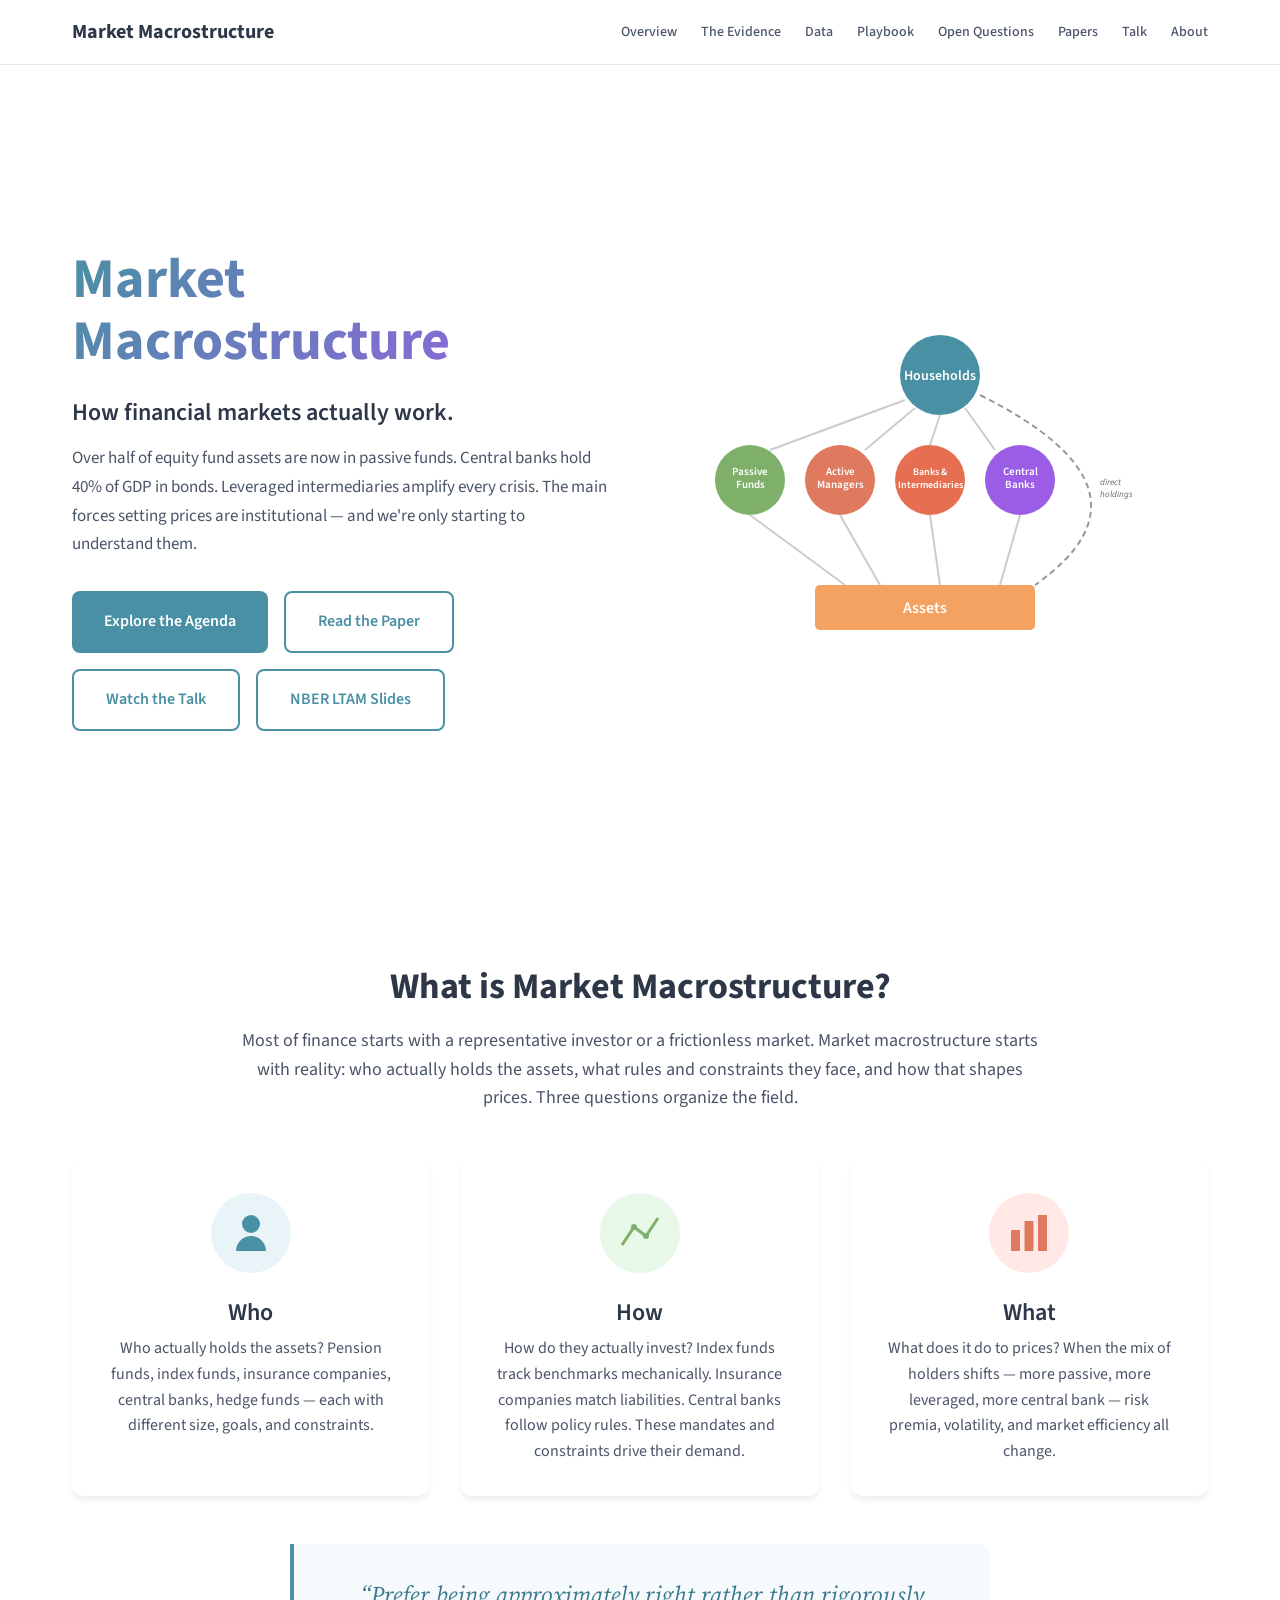
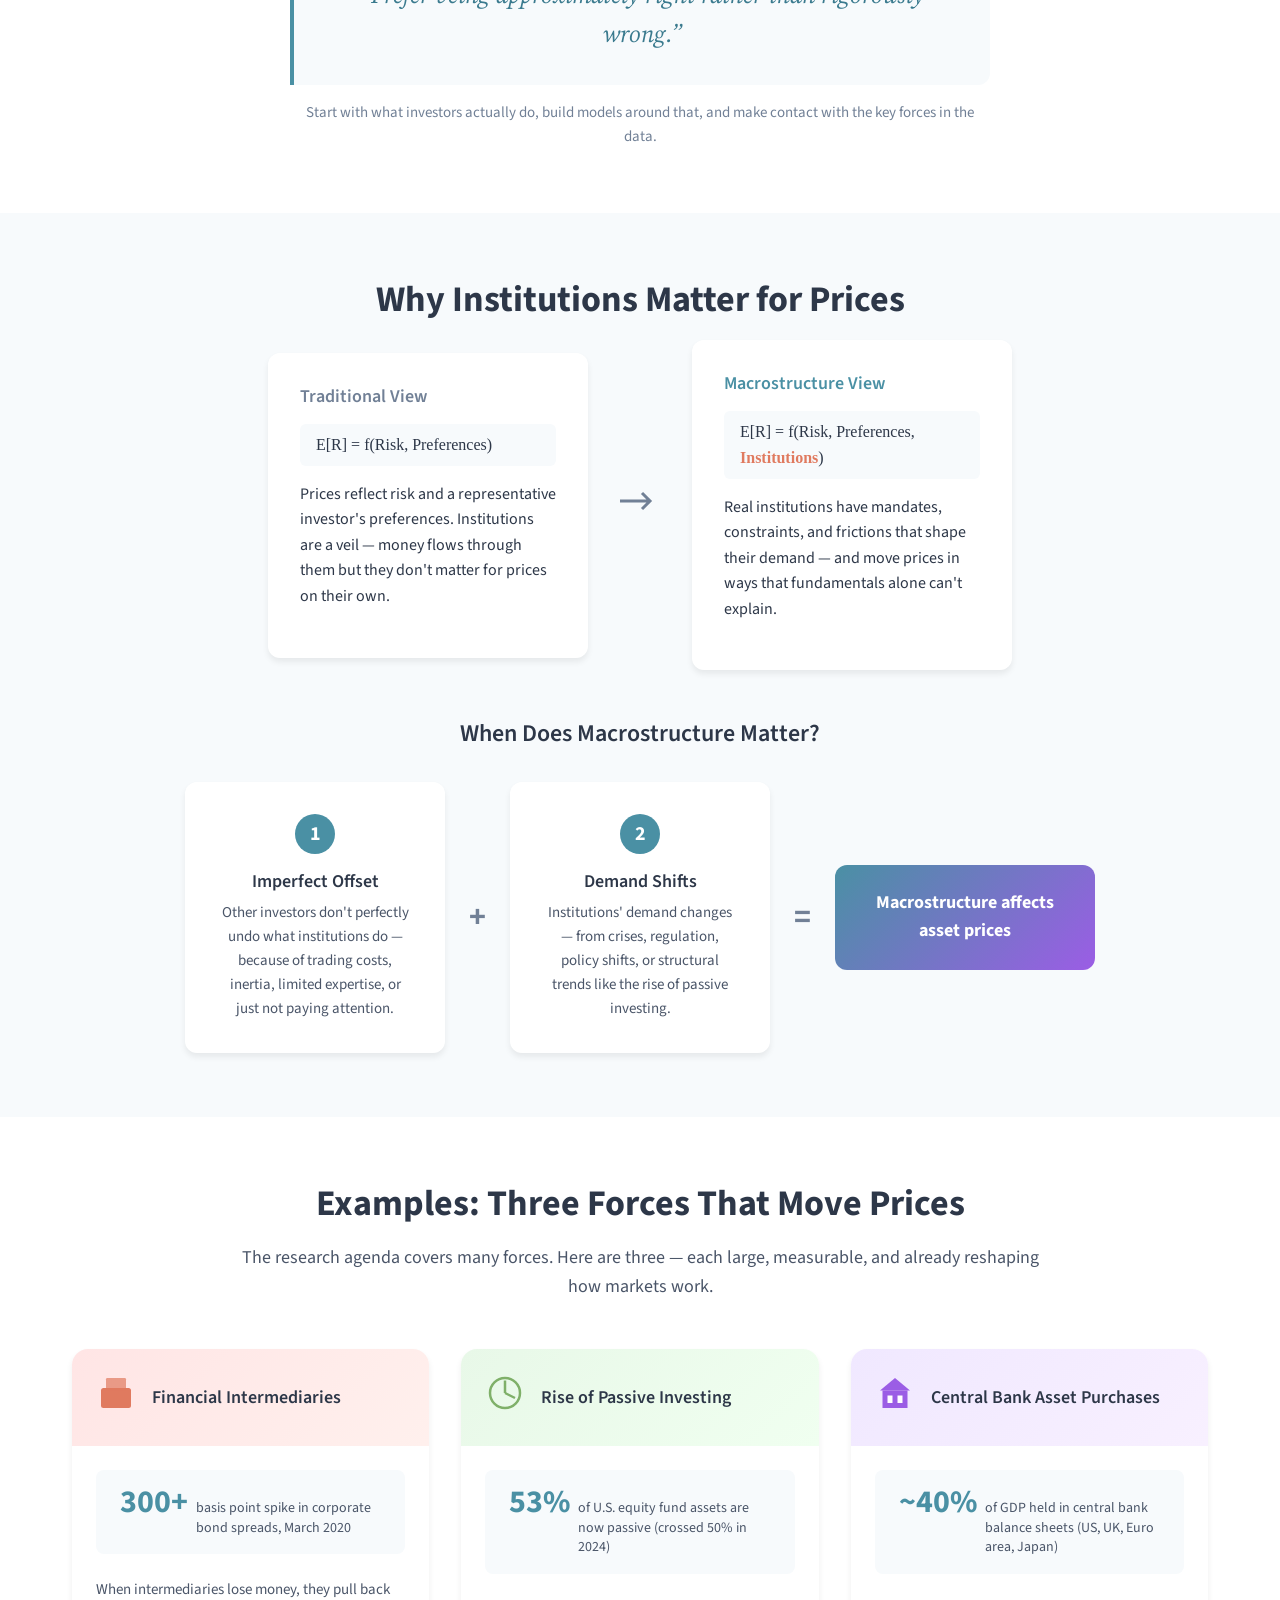
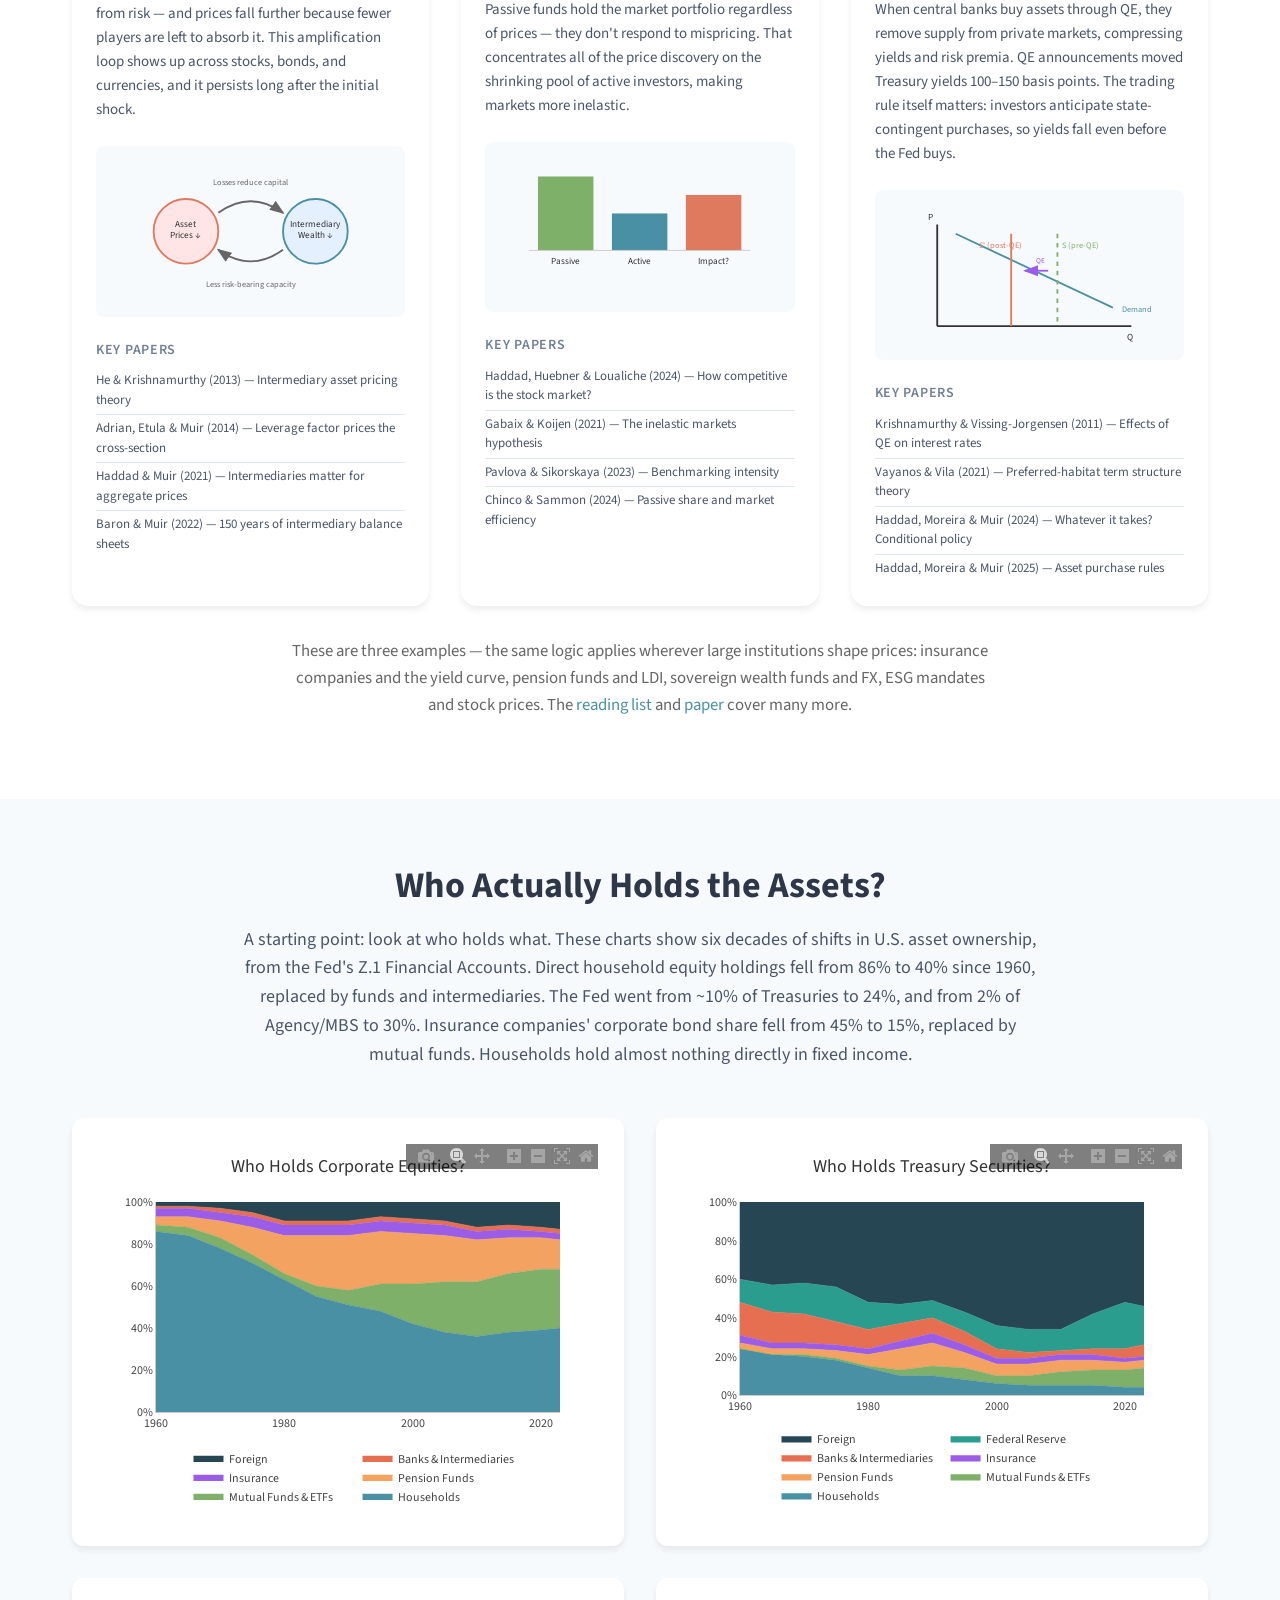
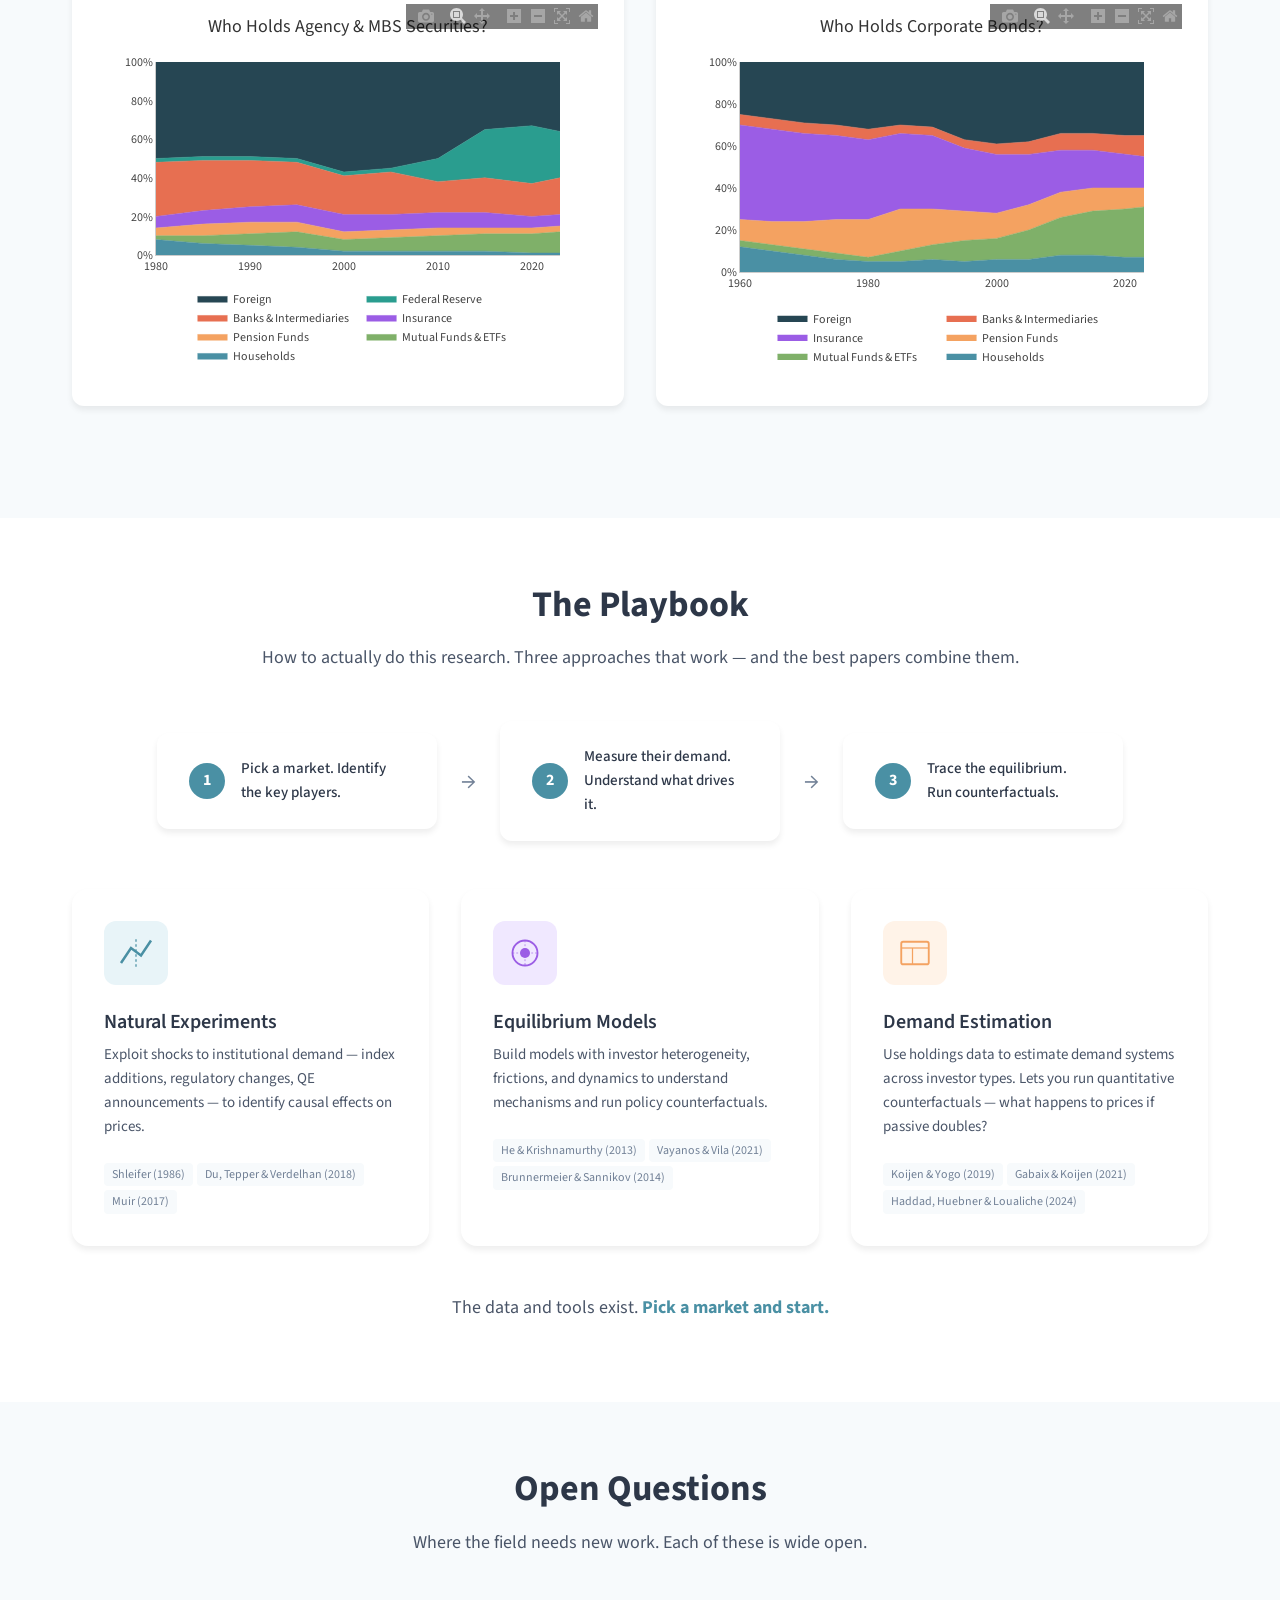
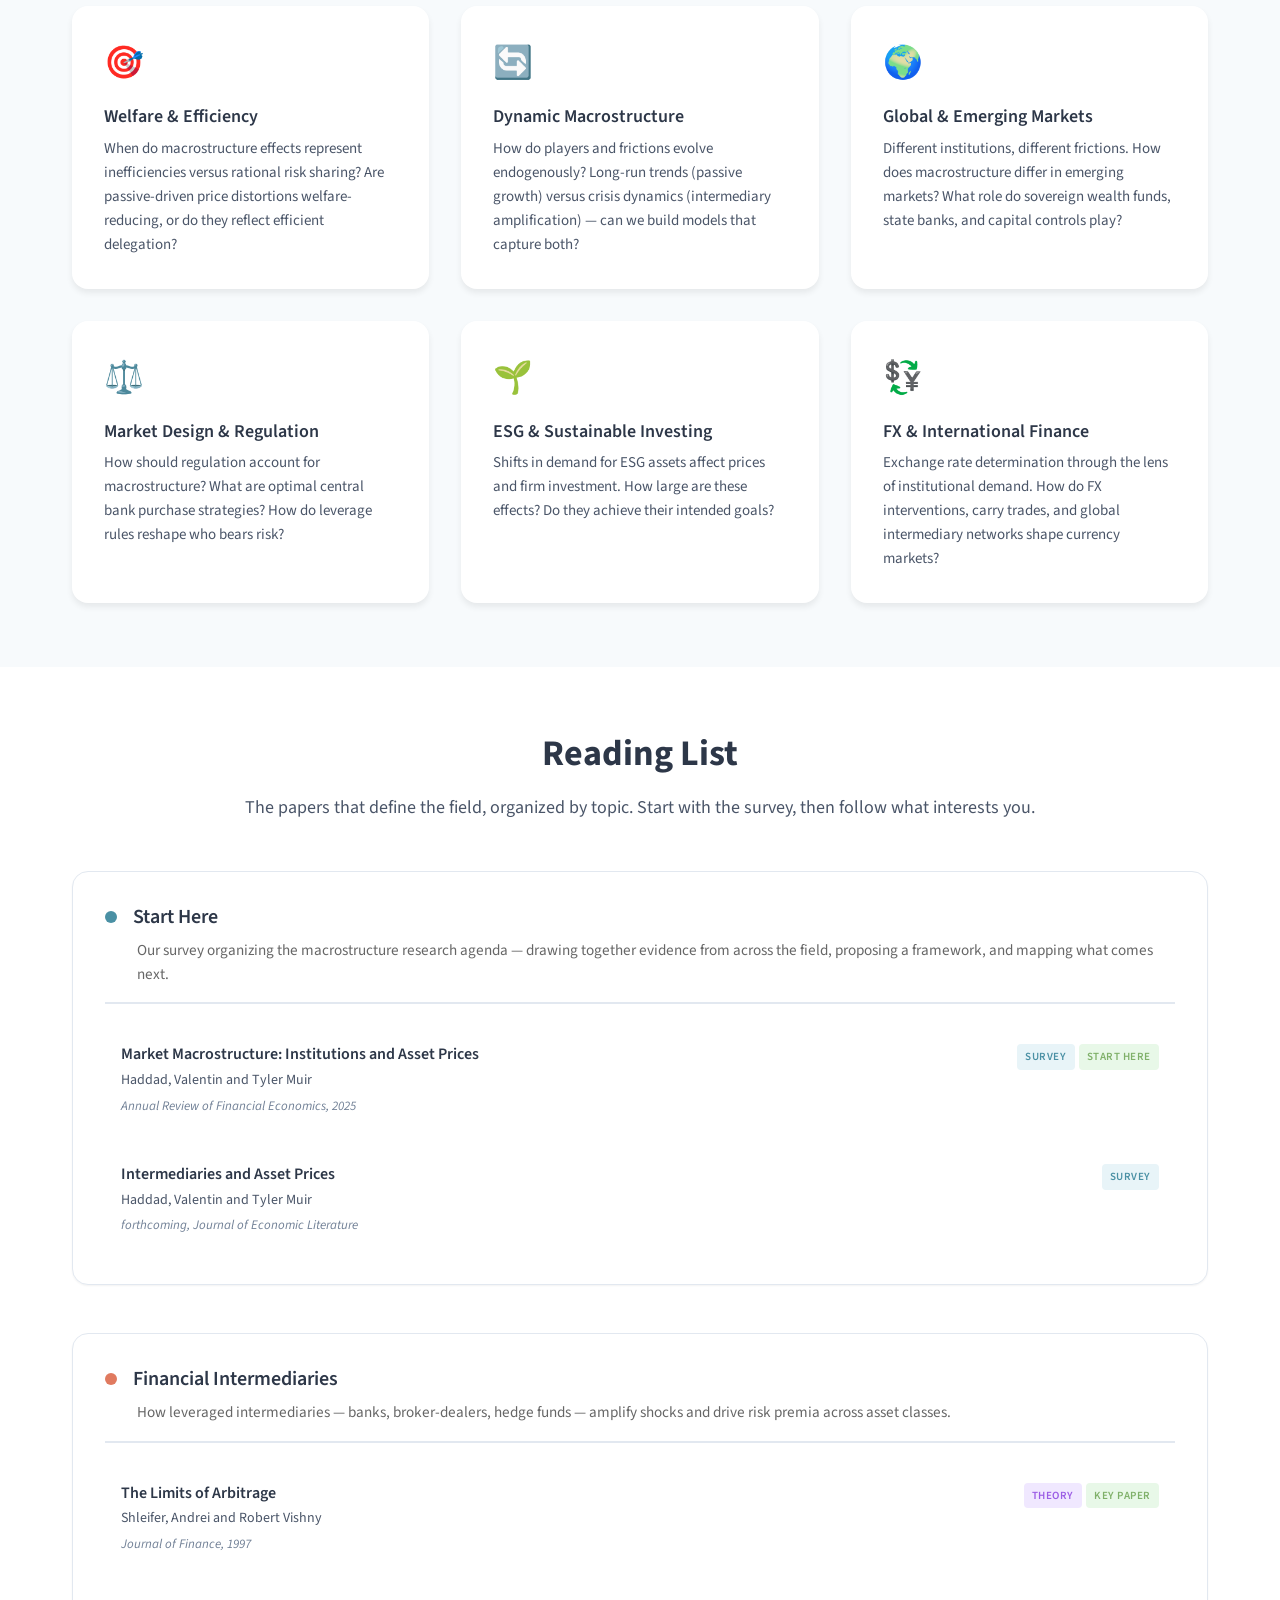
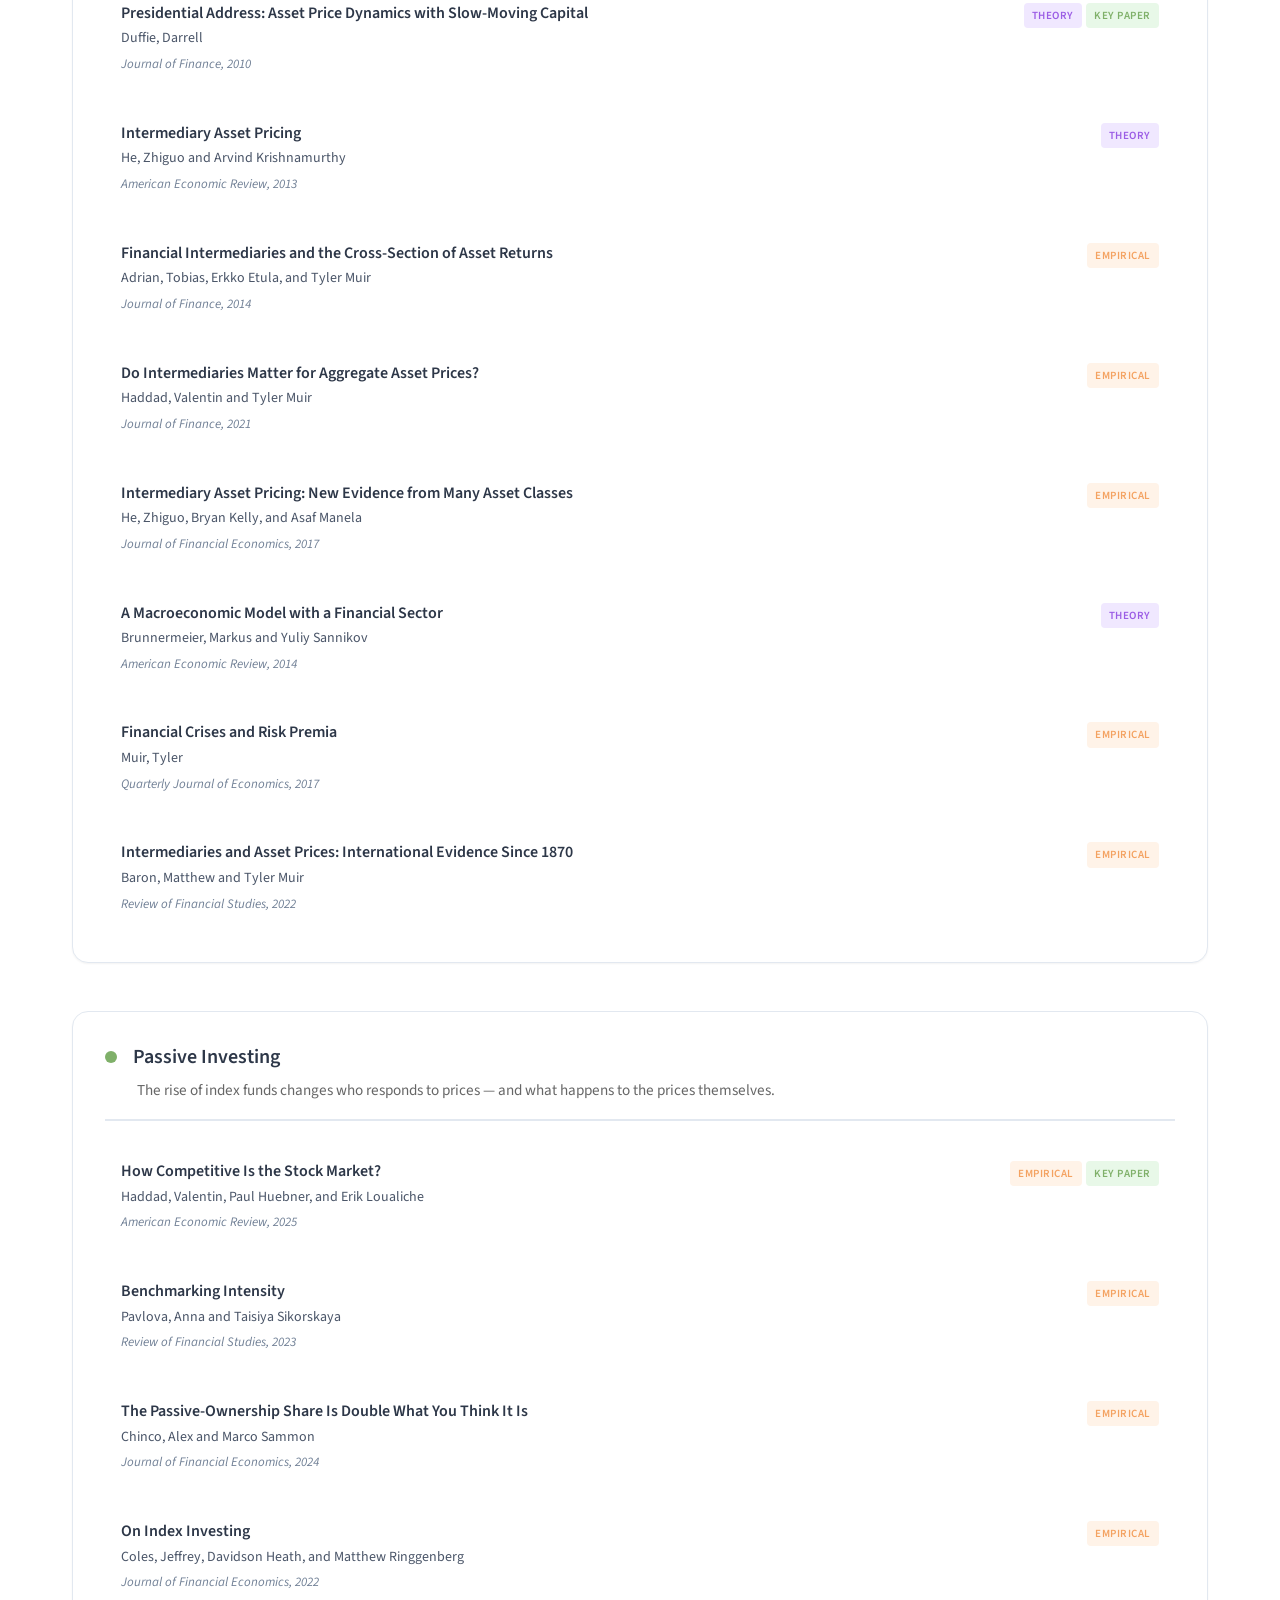
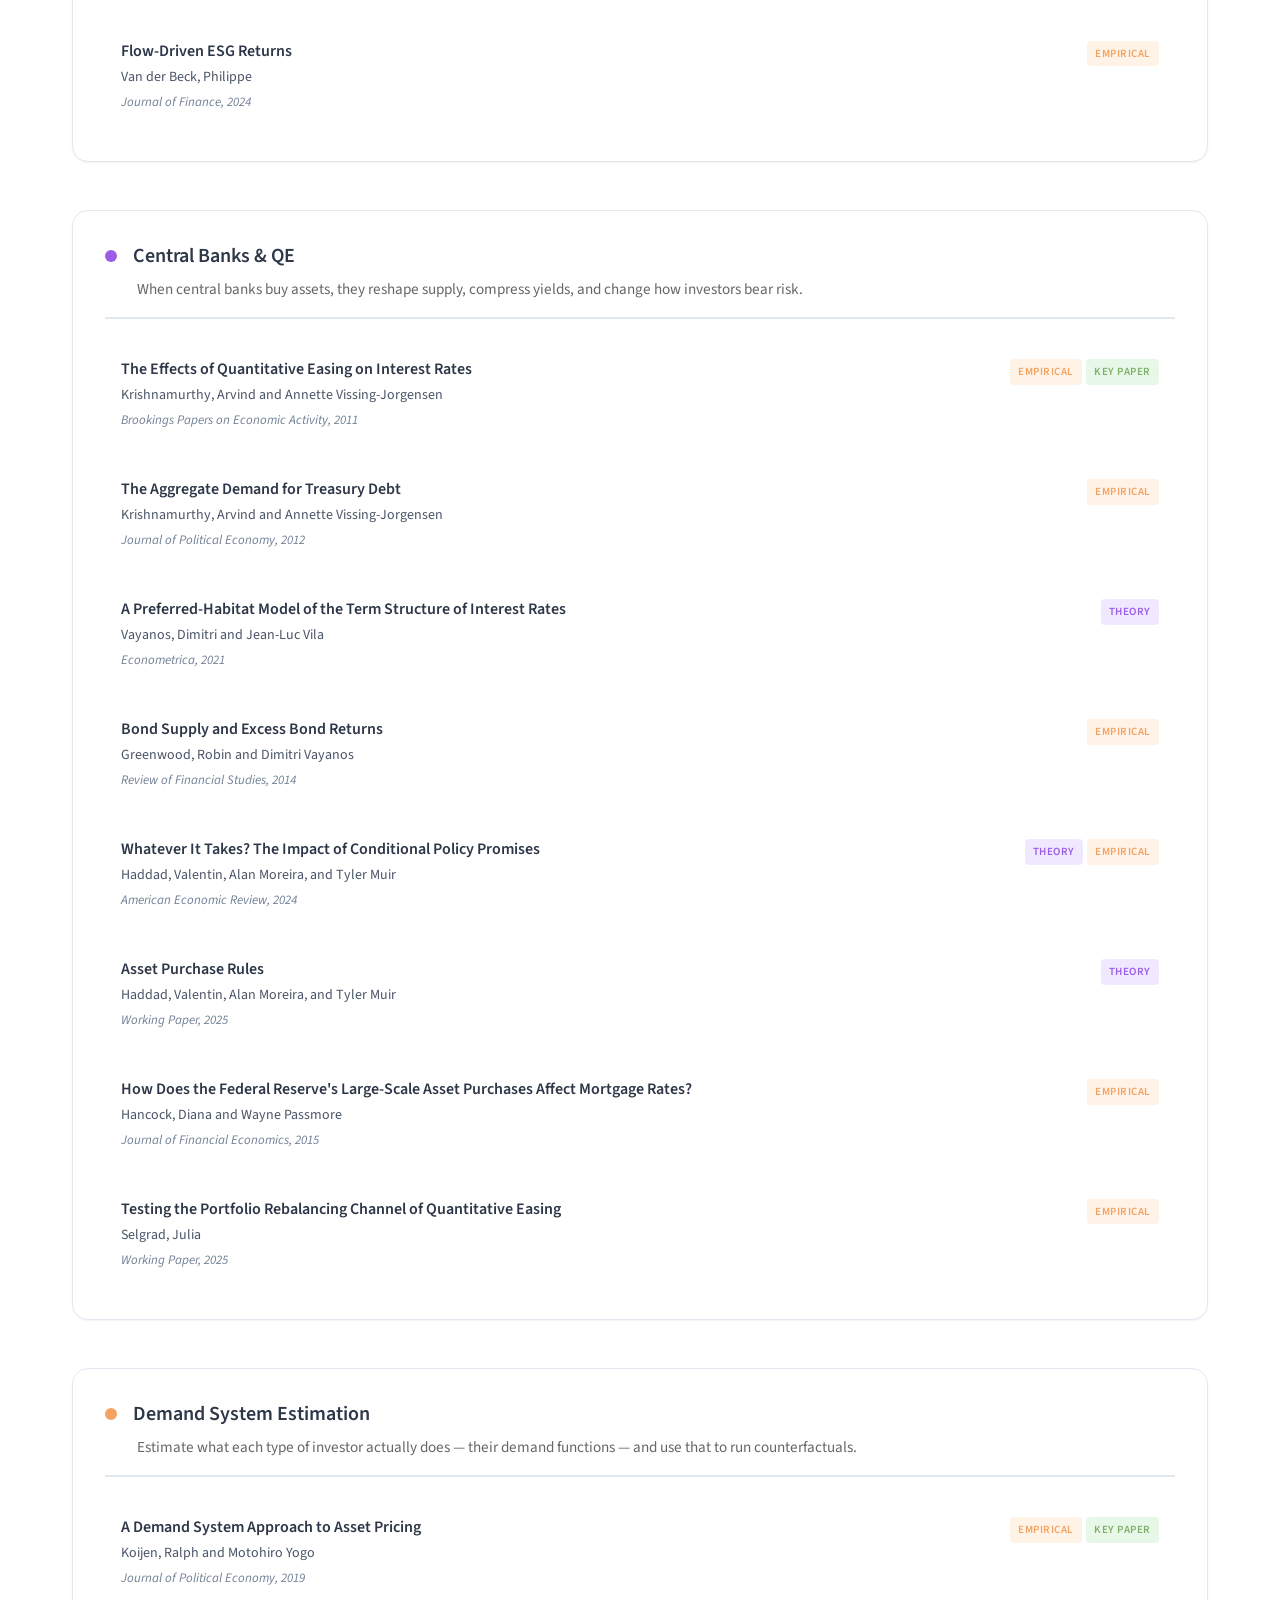
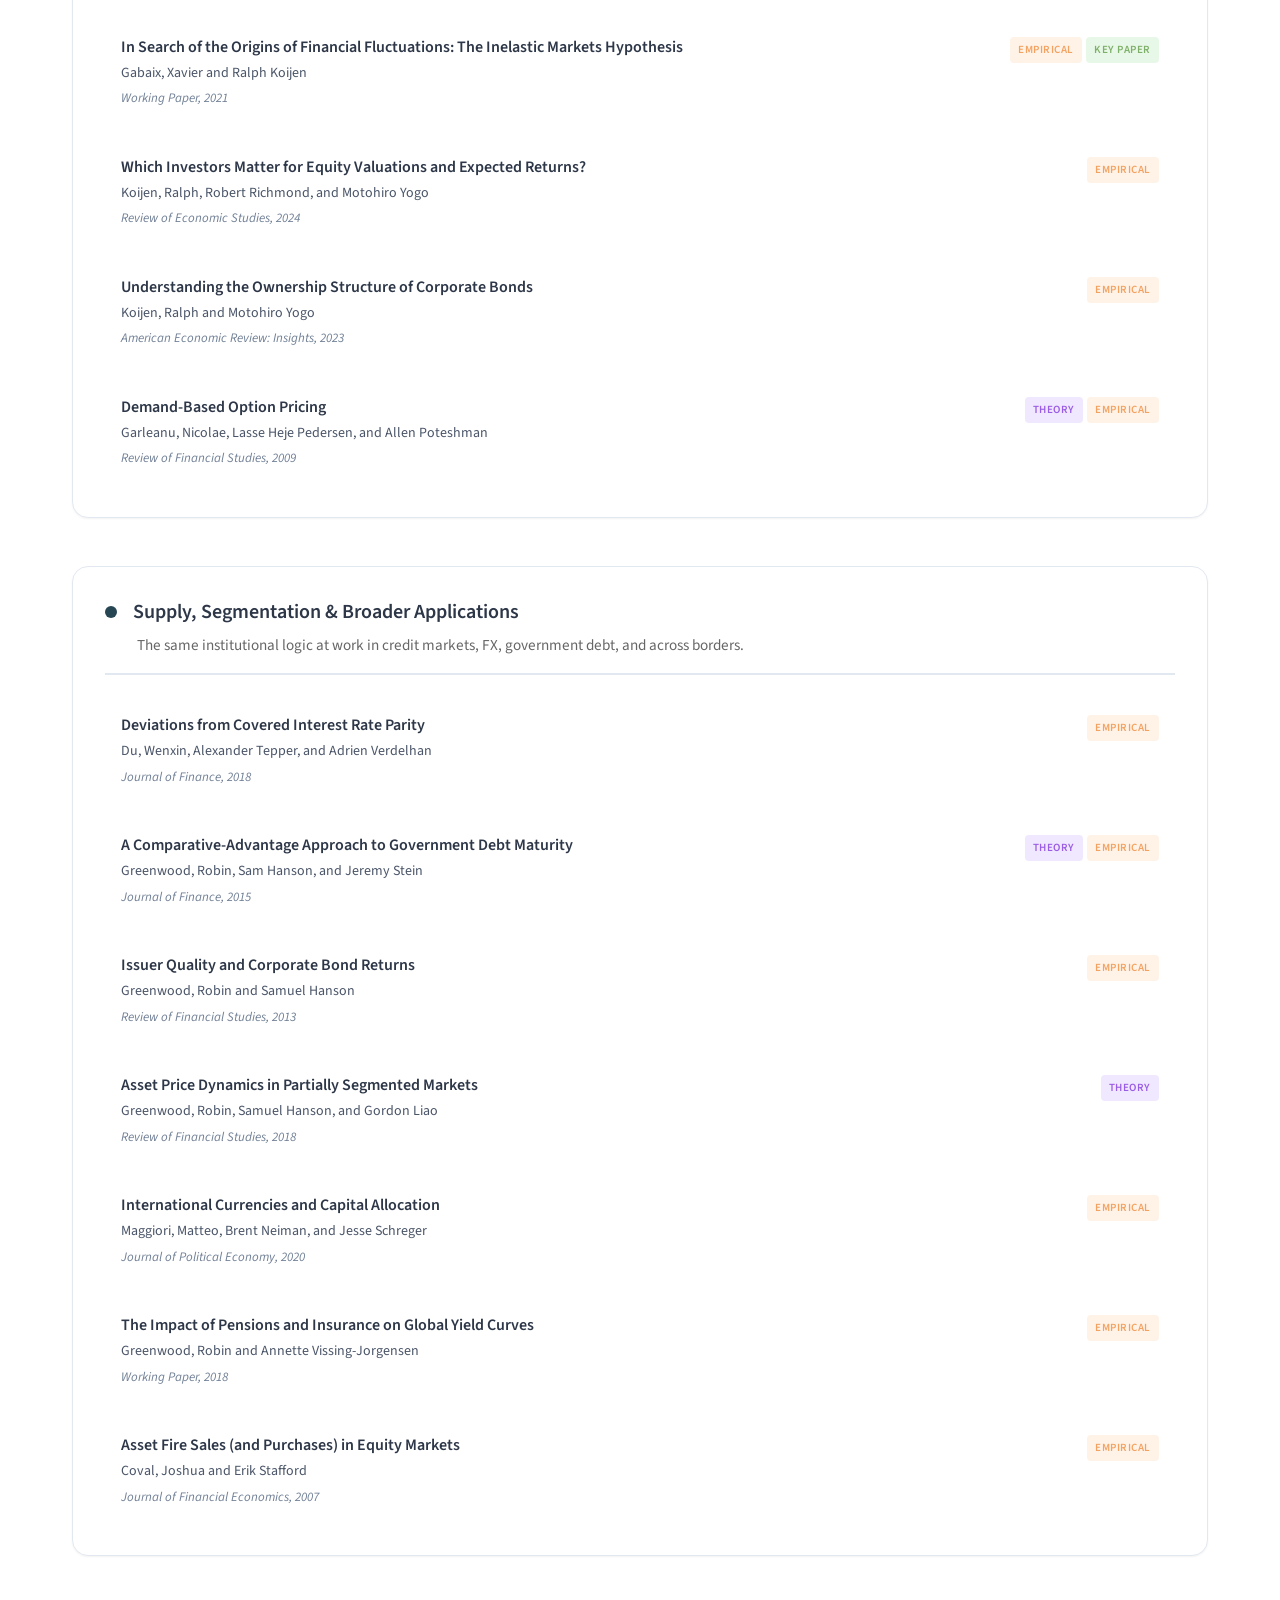
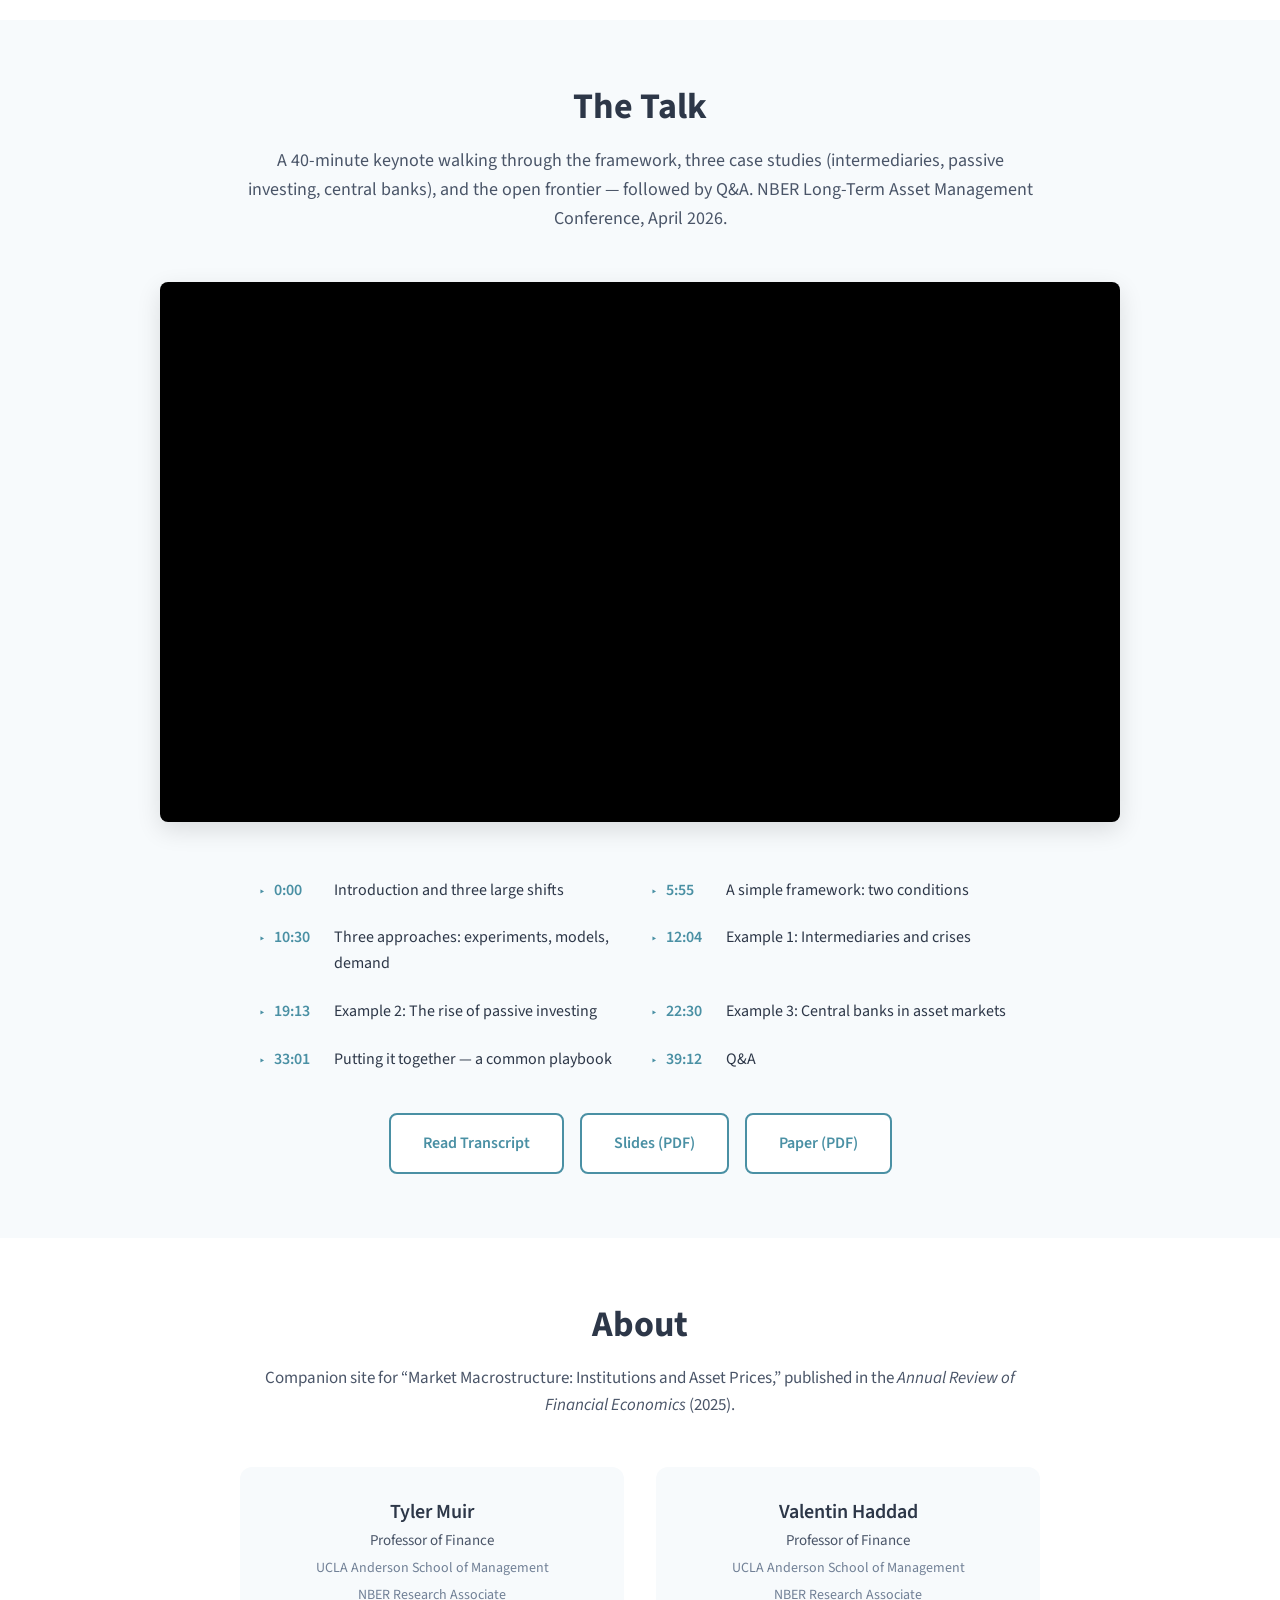
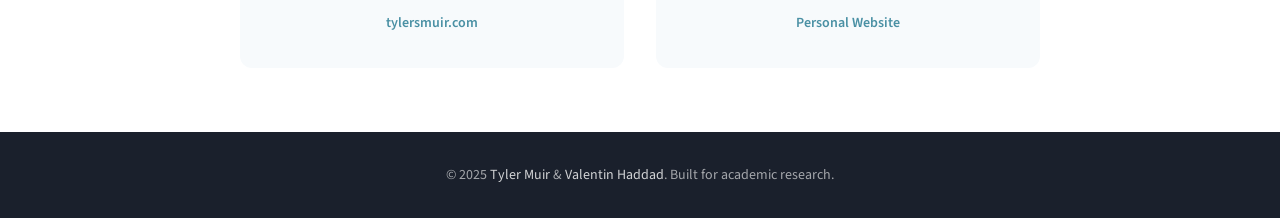
<file: index.html>
<!DOCTYPE html>
<html lang="en">
<head>
    <meta charset="UTF-8">
    <meta name="viewport" content="width=device-width, initial-scale=1.0">
    <title>Market Macrostructure | How Financial Markets Actually Work</title>
    <meta name="description" content="Market macrostructure studies how financial markets actually work — who holds the assets, what rules they follow, and why it moves prices. A research agenda from Haddad &amp; Muir (ARFE 2025).">
    <link rel="stylesheet" href="css/style.css">
    <link rel="preconnect" href="https://fonts.googleapis.com">
    <link rel="preconnect" href="https://fonts.gstatic.com" crossorigin>
    <link href="https://fonts.googleapis.com/css2?family=Source+Sans+Pro:wght@300;400;600;700&family=Source+Serif+Pro:wght@400;600&display=swap" rel="stylesheet">
    <!-- Plotly.js for interactive charts -->
    <script src="https://cdn.plot.ly/plotly-2.27.0.min.js"></script>
</head>
<body>
    <!-- Navigation -->
    <nav class="navbar">
        <div class="nav-container">
            <a href="#" class="nav-logo">Market Macrostructure</a>
            <ul class="nav-menu">
                <li><a href="#overview">Overview</a></li>
                <li><a href="#forces">The Evidence</a></li>
                <li><a href="#data">Data</a></li>
                <li><a href="#playbook">Playbook</a></li>
                <li><a href="#questions">Open Questions</a></li>
                <li><a href="#papers">Papers</a></li>
                <li><a href="#talk">Talk</a></li>
                <li><a href="#about">About</a></li>
            </ul>
            <button class="nav-toggle" aria-label="Toggle navigation">
                <span></span>
                <span></span>
                <span></span>
            </button>
        </div>
    </nav>

    <!-- Hero Section -->
    <header class="hero">
        <div class="hero-content">
            <h1>Market Macrostructure</h1>
            <p class="hero-subtitle">How financial markets actually work.</p>
            <p class="hero-description">Over half of equity fund assets are now in passive funds. Central banks hold 40% of GDP in bonds. Leveraged intermediaries amplify every crisis. The main forces setting prices are institutional &mdash; and we're only starting to understand them.</p>
            <div class="hero-buttons">
                <a href="#overview" class="btn btn-primary">Explore the Agenda</a>
                <a href="https://www.dropbox.com/scl/fi/yaw81nklyqnd0k371osw4/HM_published.pdf?rlkey=oed2yhhhpish7x86secc4q1vz&dl=0" class="btn btn-secondary" target="_blank">Read the Paper</a>
                <a href="#talk" class="btn btn-secondary">Watch the Talk</a>
                <a href="Macrostructure_LTAM_slides.pdf" class="btn btn-secondary" target="_blank">NBER LTAM Slides</a>
            </div>
        </div>
        <div class="hero-visual">
            <svg viewBox="0 0 500 320" class="hero-diagram">
                <!-- Households at top -->
                <g class="node households">
                    <circle cx="250" cy="45" r="40" fill="#4A90A4"/>
                    <text x="250" y="50" text-anchor="middle" fill="white" font-size="14" font-weight="600">Households</text>
                </g>
                <!-- Intermediaries row -->
                <g class="node institutions">
                    <circle cx="60" cy="150" r="35" fill="#7FB069"/>
                    <text x="60" y="145" text-anchor="middle" fill="white" font-size="11" font-weight="600">Passive</text>
                    <text x="60" y="158" text-anchor="middle" fill="white" font-size="11" font-weight="600">Funds</text>
                </g>
                <g class="node institutions">
                    <circle cx="150" cy="150" r="35" fill="#E07A5F"/>
                    <text x="150" y="145" text-anchor="middle" fill="white" font-size="11" font-weight="600">Active</text>
                    <text x="150" y="158" text-anchor="middle" fill="white" font-size="11" font-weight="600">Managers</text>
                </g>
                <g class="node institutions">
                    <circle cx="240" cy="150" r="35" fill="#E76F51"/>
                    <text x="240" y="145" text-anchor="middle" fill="white" font-size="10" font-weight="600">Banks &</text>
                    <text x="240" y="158" text-anchor="middle" fill="white" font-size="10" font-weight="600">Intermediaries</text>
                </g>
                <g class="node institutions">
                    <circle cx="330" cy="150" r="35" fill="#9B5DE5"/>
                    <text x="330" y="145" text-anchor="middle" fill="white" font-size="11" font-weight="600">Central</text>
                    <text x="330" y="158" text-anchor="middle" fill="white" font-size="11" font-weight="600">Banks</text>
                </g>
                <!-- Connections from Households to intermediaries -->
                <line x1="215" y1="70" x2="80" y2="120" stroke="#ccc" stroke-width="2"/>
                <line x1="225" y1="78" x2="175" y2="120" stroke="#ccc" stroke-width="2"/>
                <line x1="250" y1="85" x2="240" y2="115" stroke="#ccc" stroke-width="2"/>
                <line x1="275" y1="78" x2="305" y2="120" stroke="#ccc" stroke-width="2"/>
                <!-- Connections from intermediaries to Assets -->
                <line x1="60" y1="185" x2="155" y2="255" stroke="#ccc" stroke-width="2"/>
                <line x1="150" y1="185" x2="190" y2="255" stroke="#ccc" stroke-width="2"/>
                <line x1="240" y1="185" x2="250" y2="255" stroke="#ccc" stroke-width="2"/>
                <line x1="330" y1="185" x2="310" y2="255" stroke="#ccc" stroke-width="2"/>
                <!-- Curved dashed line from Households direct to Assets -->
                <path d="M 290 65 Q 480 160 345 255" stroke="#999" stroke-width="2" stroke-dasharray="6,4" fill="none"/>
                <text x="410" y="155" font-size="9" fill="#666" font-style="italic">direct</text>
                <text x="410" y="167" font-size="9" fill="#666" font-style="italic">holdings</text>
                <!-- Assets at bottom -->
                <rect x="125" y="255" width="220" height="45" rx="5" fill="#F4A261"/>
                <text x="235" y="283" text-anchor="middle" fill="white" font-size="16" font-weight="600">Assets</text>
            </svg>
        </div>
    </header>

    <!-- Overview Section -->
    <section id="overview" class="section">
        <div class="container">
            <h2 class="section-title">What is Market Macrostructure?</h2>
            <p class="section-intro">Most of finance starts with a representative investor or a frictionless market. Market macrostructure starts with reality: who actually holds the assets, what rules and constraints they face, and how that shapes prices. Three questions organize the field.</p>

            <div class="pillars-grid">
                <div class="pillar-card">
                    <div class="pillar-icon who">
                        <svg viewBox="0 0 64 64" width="48" height="48">
                            <circle cx="32" cy="20" r="12" fill="currentColor"/>
                            <path d="M12 56c0-11 9-20 20-20s20 9 20 20" fill="currentColor"/>
                        </svg>
                    </div>
                    <h3>Who</h3>
                    <p>Who actually holds the assets? Pension funds, index funds, insurance companies, central banks, hedge funds &mdash; each with different size, goals, and constraints.</p>
                </div>
                <div class="pillar-card">
                    <div class="pillar-icon how">
                        <svg viewBox="0 0 64 64" width="48" height="48">
                            <path d="M8 48 L24 24 L40 36 L56 12" stroke="currentColor" stroke-width="4" fill="none"/>
                            <circle cx="24" cy="24" r="4" fill="currentColor"/>
                            <circle cx="40" cy="36" r="4" fill="currentColor"/>
                        </svg>
                    </div>
                    <h3>How</h3>
                    <p>How do they actually invest? Index funds track benchmarks mechanically. Insurance companies match liabilities. Central banks follow policy rules. These mandates and constraints drive their demand.</p>
                </div>
                <div class="pillar-card">
                    <div class="pillar-icon what">
                        <svg viewBox="0 0 64 64" width="48" height="48">
                            <rect x="8" y="28" width="12" height="28" fill="currentColor"/>
                            <rect x="26" y="16" width="12" height="40" fill="currentColor"/>
                            <rect x="44" y="8" width="12" height="48" fill="currentColor"/>
                        </svg>
                    </div>
                    <h3>What</h3>
                    <p>What does it do to prices? When the mix of holders shifts &mdash; more passive, more leveraged, more central bank &mdash; risk premia, volatility, and market efficiency all change.</p>
                </div>
            </div>

            <div class="philosophy-quote">
                <blockquote>
                    &ldquo;Prefer being approximately right rather than rigorously wrong.&rdquo;
                </blockquote>
                <p class="quote-caption">Start with what investors actually do, build models around that, and make contact with the key forces in the data.</p>
            </div>
        </div>
    </section>

    <!-- Key Insight Section -->
    <section class="section section-alt">
        <div class="container">
            <h2 class="section-title">Why Institutions Matter for Prices</h2>
            <div class="insight-grid">
                <div class="insight-comparison">
                    <div class="comparison-card traditional">
                        <h4>Traditional View</h4>
                        <p class="comparison-equation">E[R] = f(Risk, Preferences)</p>
                        <p>Prices reflect risk and a representative investor's preferences. Institutions are a veil &mdash; money flows through them but they don't matter for prices on their own.</p>
                    </div>
                    <div class="comparison-arrow">
                        <svg viewBox="0 0 40 24" width="40" height="24">
                            <path d="M0 12 L30 12 M22 4 L30 12 L22 20" stroke="currentColor" stroke-width="3" fill="none"/>
                        </svg>
                    </div>
                    <div class="comparison-card macrostructure">
                        <h4>Macrostructure View</h4>
                        <p class="comparison-equation">E[R] = f(Risk, Preferences, <span class="highlight">Institutions</span>)</p>
                        <p>Real institutions have mandates, constraints, and frictions that shape their demand &mdash; and move prices in ways that fundamentals alone can't explain.</p>
                    </div>
                </div>
            </div>
            <div class="when-it-matters">
                <h3>When Does Macrostructure Matter?</h3>
                <div class="conditions-grid">
                    <div class="condition-card">
                        <div class="condition-number">1</div>
                        <h4>Imperfect Offset</h4>
                        <p>Other investors don't perfectly undo what institutions do &mdash; because of trading costs, inertia, limited expertise, or just not paying attention.</p>
                    </div>
                    <div class="condition-plus">+</div>
                    <div class="condition-card">
                        <div class="condition-number">2</div>
                        <h4>Demand Shifts</h4>
                        <p>Institutions' demand changes &mdash; from crises, regulation, policy shifts, or structural trends like the rise of passive investing.</p>
                    </div>
                    <div class="condition-equals">=</div>
                    <div class="condition-result">
                        <p>Macrostructure affects asset prices</p>
                    </div>
                </div>
            </div>
        </div>
    </section>

    <!-- Three Forces Section -->
    <section id="forces" class="section">
        <div class="container">
            <h2 class="section-title">Examples: Three Forces That Move Prices</h2>
            <p class="section-intro">The research agenda covers many forces. Here are three &mdash; each large, measurable, and already reshaping how markets work.</p>

            <div class="applications-grid">
                <!-- Application 1: Intermediaries -->
                <div class="application-card">
                    <div class="app-header intermediaries">
                        <div class="app-icon">
                            <svg viewBox="0 0 64 64" width="40" height="40">
                                <rect x="8" y="24" width="48" height="32" rx="4" fill="currentColor"/>
                                <rect x="16" y="8" width="32" height="20" rx="2" fill="currentColor" opacity="0.7"/>
                            </svg>
                        </div>
                        <h3>Financial Intermediaries</h3>
                    </div>
                    <div class="app-content">
                        <div class="app-stat">
                            <span class="stat-number">300+</span>
                            <span class="stat-label">basis point spike in corporate bond spreads, March 2020</span>
                        </div>
                        <p class="app-description">When intermediaries lose money, they pull back from risk &mdash; and prices fall further because fewer players are left to absorb it. This amplification loop shows up across stocks, bonds, and currencies, and it persists long after the initial shock.</p>
                        <div class="app-visual">
                            <svg viewBox="0 0 300 150" class="app-diagram">
                                <circle cx="80" cy="75" r="35" fill="#FFE5E5" stroke="#E07A5F" stroke-width="2"/>
                                <text x="80" y="70" text-anchor="middle" font-size="10" fill="#333">Asset</text>
                                <text x="80" y="82" text-anchor="middle" font-size="10" fill="#333">Prices &#x2193;</text>
                                <circle cx="220" cy="75" r="35" fill="#E5F0FF" stroke="#4A90A4" stroke-width="2"/>
                                <text x="220" y="70" text-anchor="middle" font-size="10" fill="#333">Intermediary</text>
                                <text x="220" y="82" text-anchor="middle" font-size="10" fill="#333">Wealth &#x2193;</text>
                                <path d="M115 55 Q150 30 185 55" stroke="#666" stroke-width="2" fill="none" marker-end="url(#arrow2)"/>
                                <path d="M185 95 Q150 120 115 95" stroke="#666" stroke-width="2" fill="none" marker-end="url(#arrow2)"/>
                                <text x="150" y="25" text-anchor="middle" font-size="9" fill="#666">Losses reduce capital</text>
                                <text x="150" y="135" text-anchor="middle" font-size="9" fill="#666">Less risk-bearing capacity</text>
                                <defs>
                                    <marker id="arrow2" markerWidth="8" markerHeight="6" refX="7" refY="3" orient="auto">
                                        <polygon points="0 0, 8 3, 0 6" fill="#666"/>
                                    </marker>
                                </defs>
                            </svg>
                        </div>
                        <div class="app-papers">
                            <h5>Key Papers</h5>
                            <ul>
                                <li>He &amp; Krishnamurthy (2013) &mdash; Intermediary asset pricing theory</li>
                                <li>Adrian, Etula &amp; Muir (2014) &mdash; Leverage factor prices the cross-section</li>
                                <li>Haddad &amp; Muir (2021) &mdash; Intermediaries matter for aggregate prices</li>
                                <li>Baron &amp; Muir (2022) &mdash; 150 years of intermediary balance sheets</li>
                            </ul>
                        </div>
                    </div>
                </div>

                <!-- Application 2: Passive Investing -->
                <div class="application-card">
                    <div class="app-header passive">
                        <div class="app-icon">
                            <svg viewBox="0 0 64 64" width="40" height="40">
                                <circle cx="32" cy="32" r="24" fill="none" stroke="currentColor" stroke-width="4"/>
                                <path d="M32 32 L32 12" stroke="currentColor" stroke-width="4"/>
                                <path d="M32 32 L48 40" stroke="currentColor" stroke-width="4"/>
                            </svg>
                        </div>
                        <h3>Rise of Passive Investing</h3>
                    </div>
                    <div class="app-content">
                        <div class="app-stat">
                            <span class="stat-number">53%</span>
                            <span class="stat-label">of U.S. equity fund assets are now passive (crossed 50% in 2024)</span>
                        </div>
                        <p class="app-description">Passive funds hold the market portfolio regardless of prices &mdash; they don't respond to mispricing. That concentrates all of the price discovery on the shrinking pool of active investors, making markets more inelastic.</p>
                        <div class="app-visual">
                            <svg viewBox="0 0 300 150" class="app-diagram">
                                <rect x="40" y="100" width="60" height="0" fill="#7FB069">
                                    <animate attributeName="height" from="0" to="80" dur="1s" fill="freeze"/>
                                    <animate attributeName="y" from="100" to="20" dur="1s" fill="freeze"/>
                                </rect>
                                <rect x="120" y="100" width="60" height="0" fill="#4A90A4">
                                    <animate attributeName="height" from="0" to="40" dur="1s" fill="freeze"/>
                                    <animate attributeName="y" from="100" to="60" dur="1s" fill="freeze"/>
                                </rect>
                                <rect x="200" y="100" width="60" height="0" fill="#E07A5F">
                                    <animate attributeName="height" from="0" to="60" dur="1s" fill="freeze"/>
                                    <animate attributeName="y" from="100" to="40" dur="1s" fill="freeze"/>
                                </rect>
                                <text x="70" y="115" text-anchor="middle" font-size="10" fill="#333">Passive</text>
                                <text x="150" y="115" text-anchor="middle" font-size="10" fill="#333">Active</text>
                                <text x="230" y="115" text-anchor="middle" font-size="10" fill="#333">Impact?</text>
                                <line x1="30" y1="100" x2="270" y2="100" stroke="#ccc" stroke-width="1"/>
                            </svg>
                        </div>
                        <div class="app-papers">
                            <h5>Key Papers</h5>
                            <ul>
                                <li>Haddad, Huebner &amp; Loualiche (2024) &mdash; How competitive is the stock market?</li>
                                <li>Gabaix &amp; Koijen (2021) &mdash; The inelastic markets hypothesis</li>
                                <li>Pavlova &amp; Sikorskaya (2023) &mdash; Benchmarking intensity</li>
                                <li>Chinco &amp; Sammon (2024) &mdash; Passive share and market efficiency</li>
                            </ul>
                        </div>
                    </div>
                </div>

                <!-- Application 3: Central Banks -->
                <div class="application-card">
                    <div class="app-header central-banks">
                        <div class="app-icon">
                            <svg viewBox="0 0 64 64" width="40" height="40">
                                <rect x="12" y="28" width="40" height="28" fill="currentColor"/>
                                <polygon points="32,8 8,28 56,28" fill="currentColor"/>
                                <rect x="20" y="36" width="8" height="12" fill="white"/>
                                <rect x="36" y="36" width="8" height="12" fill="white"/>
                            </svg>
                        </div>
                        <h3>Central Bank Asset Purchases</h3>
                    </div>
                    <div class="app-content">
                        <div class="app-stat">
                            <span class="stat-number">~40%</span>
                            <span class="stat-label">of GDP held in central bank balance sheets (US, UK, Euro area, Japan)</span>
                        </div>
                        <p class="app-description">When central banks buy assets through QE, they remove supply from private markets, compressing yields and risk premia. QE announcements moved Treasury yields 100&ndash;150 basis points. The trading rule itself matters: investors anticipate state-contingent purchases, so yields fall even before the Fed buys.</p>
                        <div class="app-visual">
                            <svg viewBox="0 0 300 150" class="app-diagram">
                                <line x1="50" y1="20" x2="50" y2="130" stroke="#333" stroke-width="2"/>
                                <line x1="50" y1="130" x2="260" y2="130" stroke="#333" stroke-width="2"/>
                                <path d="M70 30 L240 110" stroke="#4A90A4" stroke-width="2" fill="none"/>
                                <line x1="180" y1="30" x2="180" y2="130" stroke="#7FB069" stroke-width="2" stroke-dasharray="5,5"/>
                                <line x1="130" y1="30" x2="130" y2="130" stroke="#E07A5F" stroke-width="2"/>
                                <text x="40" y="15" font-size="10" fill="#333">P</text>
                                <text x="255" y="145" font-size="10" fill="#333">Q</text>
                                <text x="250" y="115" font-size="9" fill="#4A90A4">Demand</text>
                                <text x="185" y="45" font-size="9" fill="#7FB069">S (pre-QE)</text>
                                <text x="95" y="45" font-size="9" fill="#E07A5F">S' (post-QE)</text>
                                <path d="M170 70 L145 70" stroke="#9B5DE5" stroke-width="2" marker-end="url(#arrow3)"/>
                                <text x="157" y="62" font-size="8" fill="#9B5DE5">QE</text>
                                <defs>
                                    <marker id="arrow3" markerWidth="8" markerHeight="6" refX="7" refY="3" orient="auto">
                                        <polygon points="0 0, 8 3, 0 6" fill="#9B5DE5"/>
                                    </marker>
                                </defs>
                            </svg>
                        </div>
                        <div class="app-papers">
                            <h5>Key Papers</h5>
                            <ul>
                                <li>Krishnamurthy &amp; Vissing-Jorgensen (2011) &mdash; Effects of QE on interest rates</li>
                                <li>Vayanos &amp; Vila (2021) &mdash; Preferred-habitat term structure theory</li>
                                <li>Haddad, Moreira &amp; Muir (2024) &mdash; Whatever it takes? Conditional policy</li>
                                <li>Haddad, Moreira &amp; Muir (2025) &mdash; Asset purchase rules</li>
                            </ul>
                        </div>
                    </div>
                </div>
            </div>

            <p class="section-note" style="margin-top: 2rem; text-align: center; color: #666; font-size: 1.05rem; max-width: 700px; margin-left: auto; margin-right: auto;">These are three examples &mdash; the same logic applies wherever large institutions shape prices: insurance companies and the yield curve, pension funds and LDI, sovereign wealth funds and FX, ESG mandates and stock prices. The <a href="#papers">reading list</a> and <a href="https://www.dropbox.com/scl/fi/yaw81nklyqnd0k371osw4/HM_published.pdf?rlkey=oed2yhhhpish7x86secc4q1vz&dl=0" target="_blank">paper</a> cover many more.</p>
        </div>
    </section>

    <!-- Data Section -->
    <section id="data" class="section section-alt">
        <div class="container">
            <h2 class="section-title">Who Actually Holds the Assets?</h2>
            <p class="section-intro">A starting point: look at who holds what. These charts show six decades of shifts in U.S. asset ownership, from the Fed's Z.1 Financial Accounts. Direct household equity holdings fell from 86% to 40% since 1960, replaced by funds and intermediaries. The Fed went from ~10% of Treasuries to 24%, and from 2% of Agency/MBS to 30%. Insurance companies' corporate bond share fell from 45% to 15%, replaced by mutual funds. Households hold almost nothing directly in fixed income.</p>

            <div class="charts-grid">
                <div class="chart-container">
                    <div id="equities-chart" class="chart"></div>
                </div>
                <div class="chart-container">
                    <div id="treasury-chart" class="chart"></div>
                </div>
                <div class="chart-container">
                    <div id="agency-mbs-chart" class="chart"></div>
                </div>
                <div class="chart-container">
                    <div id="corporate-bonds-chart" class="chart"></div>
                </div>
            </div>

        </div>
    </section>

    <!-- Playbook Section -->
    <section id="playbook" class="section">
        <div class="container">
            <h2 class="section-title">The Playbook</h2>
            <p class="section-intro">How to actually do this research. Three approaches that work &mdash; and the best papers combine them.</p>

            <div class="playbook-steps">
                <div class="playbook-recipe">
                    <div class="recipe-step">
                        <div class="recipe-number">1</div>
                        <div class="recipe-text">Pick a market. Identify the key players.</div>
                    </div>
                    <div class="recipe-arrow">&rarr;</div>
                    <div class="recipe-step">
                        <div class="recipe-number">2</div>
                        <div class="recipe-text">Measure their demand. Understand what drives it.</div>
                    </div>
                    <div class="recipe-arrow">&rarr;</div>
                    <div class="recipe-step">
                        <div class="recipe-number">3</div>
                        <div class="recipe-text">Trace the equilibrium. Run counterfactuals.</div>
                    </div>
                </div>
            </div>

            <div class="methods-grid">
                <div class="method-card">
                    <div class="method-icon" style="background: #E8F4F8; color: #4A90A4;">
                        <svg viewBox="0 0 64 64" width="40" height="40">
                            <path d="M8 48 L24 24 L40 36 L56 12" stroke="currentColor" stroke-width="4" fill="none"/>
                            <line x1="32" y1="10" x2="32" y2="54" stroke="currentColor" stroke-width="2" stroke-dasharray="4,4"/>
                        </svg>
                    </div>
                    <h3>Natural Experiments</h3>
                    <p>Exploit shocks to institutional demand &mdash; index additions, regulatory changes, QE announcements &mdash; to identify causal effects on prices.</p>
                    <div class="method-examples">
                        <span>Shleifer (1986)</span>
                        <span>Du, Tepper &amp; Verdelhan (2018)</span>
                        <span>Muir (2017)</span>
                    </div>
                </div>

                <div class="method-card">
                    <div class="method-icon" style="background: #F0E8FF; color: #9B5DE5;">
                        <svg viewBox="0 0 64 64" width="40" height="40">
                            <circle cx="32" cy="32" r="20" fill="none" stroke="currentColor" stroke-width="3"/>
                            <circle cx="32" cy="32" r="8" fill="currentColor"/>
                            <line x1="32" y1="12" x2="32" y2="52" stroke="currentColor" stroke-width="1" stroke-dasharray="3,3"/>
                            <line x1="12" y1="32" x2="52" y2="32" stroke="currentColor" stroke-width="1" stroke-dasharray="3,3"/>
                        </svg>
                    </div>
                    <h3>Equilibrium Models</h3>
                    <p>Build models with investor heterogeneity, frictions, and dynamics to understand mechanisms and run policy counterfactuals.</p>
                    <div class="method-examples">
                        <span>He &amp; Krishnamurthy (2013)</span>
                        <span>Vayanos &amp; Vila (2021)</span>
                        <span>Brunnermeier &amp; Sannikov (2014)</span>
                    </div>
                </div>

                <div class="method-card">
                    <div class="method-icon" style="background: #FFF3E8; color: #F4A261;">
                        <svg viewBox="0 0 64 64" width="40" height="40">
                            <rect x="10" y="14" width="44" height="36" rx="3" fill="none" stroke="currentColor" stroke-width="3"/>
                            <line x1="10" y1="24" x2="54" y2="24" stroke="currentColor" stroke-width="2"/>
                            <line x1="28" y1="24" x2="28" y2="50" stroke="currentColor" stroke-width="2"/>
                        </svg>
                    </div>
                    <h3>Demand Estimation</h3>
                    <p>Use holdings data to estimate demand systems across investor types. Lets you run quantitative counterfactuals &mdash; what happens to prices if passive doubles?</p>
                    <div class="method-examples">
                        <span>Koijen &amp; Yogo (2019)</span>
                        <span>Gabaix &amp; Koijen (2021)</span>
                        <span>Haddad, Huebner &amp; Loualiche (2024)</span>
                    </div>
                </div>
            </div>

            <div class="playbook-cta">
                <p>The data and tools exist. <strong>Pick a market and start.</strong></p>
            </div>
        </div>
    </section>

    <!-- Open Questions Section -->
    <section id="questions" class="section section-alt">
        <div class="container">
            <h2 class="section-title">Open Questions</h2>
            <p class="section-intro">Where the field needs new work. Each of these is wide open.</p>

            <div class="questions-grid">
                <div class="question-card">
                    <div class="question-icon">&#x1f3af;</div>
                    <h3>Welfare &amp; Efficiency</h3>
                    <p>When do macrostructure effects represent inefficiencies versus rational risk sharing? Are passive-driven price distortions welfare-reducing, or do they reflect efficient delegation?</p>
                </div>
                <div class="question-card">
                    <div class="question-icon">&#x1f504;</div>
                    <h3>Dynamic Macrostructure</h3>
                    <p>How do players and frictions evolve endogenously? Long-run trends (passive growth) versus crisis dynamics (intermediary amplification) &mdash; can we build models that capture both?</p>
                </div>
                <div class="question-card">
                    <div class="question-icon">&#x1f30d;</div>
                    <h3>Global &amp; Emerging Markets</h3>
                    <p>Different institutions, different frictions. How does macrostructure differ in emerging markets? What role do sovereign wealth funds, state banks, and capital controls play?</p>
                </div>
                <div class="question-card">
                    <div class="question-icon">&#x2696;&#xfe0f;</div>
                    <h3>Market Design &amp; Regulation</h3>
                    <p>How should regulation account for macrostructure? What are optimal central bank purchase strategies? How do leverage rules reshape who bears risk?</p>
                </div>
                <div class="question-card">
                    <div class="question-icon">&#x1f331;</div>
                    <h3>ESG &amp; Sustainable Investing</h3>
                    <p>Shifts in demand for ESG assets affect prices and firm investment. How large are these effects? Do they achieve their intended goals?</p>
                </div>
                <div class="question-card">
                    <div class="question-icon">&#x1f4b1;</div>
                    <h3>FX &amp; International Finance</h3>
                    <p>Exchange rate determination through the lens of institutional demand. How do FX interventions, carry trades, and global intermediary networks shape currency markets?</p>
                </div>
            </div>
        </div>
    </section>

    <!-- Papers Section -->
    <section id="papers" class="section">
        <div class="container">
            <h2 class="section-title">Reading List</h2>
            <p class="section-intro">The papers that define the field, organized by topic. Start with the survey, then follow what interests you.</p>

            <div class="papers-container">
                <!-- Survey -->
                <div class="paper-category">
                    <h3 class="category-title">
                        <span class="category-icon foundational"></span>
                        Start Here
                    </h3>
                    <p class="category-description">Our survey organizing the macrostructure research agenda &mdash; drawing together evidence from across the field, proposing a framework, and mapping what comes next.</p>
                    <div class="paper-list">
                        <div class="paper-item">
                            <div class="paper-info">
                                <h4><a href="https://www.dropbox.com/scl/fi/yaw81nklyqnd0k371osw4/HM_published.pdf?rlkey=oed2yhhhpish7x86secc4q1vz&dl=0" target="_blank">Market Macrostructure: Institutions and Asset Prices</a></h4>
                                <p class="paper-authors">Haddad, Valentin and Tyler Muir</p>
                                <p class="paper-venue">Annual Review of Financial Economics, 2025</p>
                            </div>
                            <div class="paper-tags">
                                <span class="tag survey">Survey</span>
                                <span class="tag start-here">Start Here</span>
                            </div>
                        </div>
                        <div class="paper-item">
                            <div class="paper-info">
                                <h4><a href="https://www.dropbox.com/scl/fi/thdpyldmup1yul03rmkh8/HaddadMuir_IntermediariesAssetPrices.pdf?rlkey=yvy7vjkwcc7hmh63wtqbi2k9l&dl=0" target="_blank">Intermediaries and Asset Prices</a></h4>
                                <p class="paper-authors">Haddad, Valentin and Tyler Muir</p>
                                <p class="paper-venue">forthcoming, Journal of Economic Literature</p>
                            </div>
                            <div class="paper-tags">
                                <span class="tag survey">Survey</span>
                            </div>
                        </div>
                    </div>
                </div>

                <!-- Intermediary Papers -->
                <div class="paper-category">
                    <h3 class="category-title">
                        <span class="category-icon intermediaries"></span>
                        Financial Intermediaries
                    </h3>
                    <p class="category-description">How leveraged intermediaries &mdash; banks, broker-dealers, hedge funds &mdash; amplify shocks and drive risk premia across asset classes.</p>
                    <div class="paper-list">
                        <div class="paper-item">
                            <div class="paper-info">
                                <h4><a href="https://www.nber.org/papers/w5167" target="_blank">The Limits of Arbitrage</a></h4>
                                <p class="paper-authors">Shleifer, Andrei and Robert Vishny</p>
                                <p class="paper-venue">Journal of Finance, 1997</p>
                            </div>
                            <div class="paper-tags">
                                <span class="tag theory">Theory</span>
                                <span class="tag start-here">Key Paper</span>
                            </div>
                        </div>
                        <div class="paper-item">
                            <div class="paper-info">
                                <h4><a href="https://web.stanford.edu/~duffie/PresidentialAddressApril15NormalFormat.pdf" target="_blank">Presidential Address: Asset Price Dynamics with Slow-Moving Capital</a></h4>
                                <p class="paper-authors">Duffie, Darrell</p>
                                <p class="paper-venue">Journal of Finance, 2010</p>
                            </div>
                            <div class="paper-tags">
                                <span class="tag theory">Theory</span>
                                <span class="tag start-here">Key Paper</span>
                            </div>
                        </div>
                        <div class="paper-item">
                            <div class="paper-info">
                                <h4><a href="https://www.nber.org/papers/w14517" target="_blank">Intermediary Asset Pricing</a></h4>
                                <p class="paper-authors">He, Zhiguo and Arvind Krishnamurthy</p>
                                <p class="paper-venue">American Economic Review, 2013</p>
                            </div>
                            <div class="paper-tags">
                                <span class="tag theory">Theory</span>
                            </div>
                        </div>
                        <div class="paper-item">
                            <div class="paper-info">
                                <h4><a href="https://www.newyorkfed.org/medialibrary/media/research/staff_reports/sr464.pdf" target="_blank">Financial Intermediaries and the Cross-Section of Asset Returns</a></h4>
                                <p class="paper-authors">Adrian, Tobias, Erkko Etula, and Tyler Muir</p>
                                <p class="paper-venue">Journal of Finance, 2014</p>
                            </div>
                            <div class="paper-tags">
                                <span class="tag empirical">Empirical</span>
                            </div>
                        </div>
                        <div class="paper-item">
                            <div class="paper-info">
                                <h4><a href="https://www.nber.org/papers/w28692" target="_blank">Do Intermediaries Matter for Aggregate Asset Prices?</a></h4>
                                <p class="paper-authors">Haddad, Valentin and Tyler Muir</p>
                                <p class="paper-venue">Journal of Finance, 2021</p>
                            </div>
                            <div class="paper-tags">
                                <span class="tag empirical">Empirical</span>
                            </div>
                        </div>
                        <div class="paper-item">
                            <div class="paper-info">
                                <h4><a href="https://www.nber.org/papers/w21920" target="_blank">Intermediary Asset Pricing: New Evidence from Many Asset Classes</a></h4>
                                <p class="paper-authors">He, Zhiguo, Bryan Kelly, and Asaf Manela</p>
                                <p class="paper-venue">Journal of Financial Economics, 2017</p>
                            </div>
                            <div class="paper-tags">
                                <span class="tag empirical">Empirical</span>
                            </div>
                        </div>
                        <div class="paper-item">
                            <div class="paper-info">
                                <h4><a href="https://www.princeton.edu/~markus/research/papers/macro_finance.pdf" target="_blank">A Macroeconomic Model with a Financial Sector</a></h4>
                                <p class="paper-authors">Brunnermeier, Markus and Yuliy Sannikov</p>
                                <p class="paper-venue">American Economic Review, 2014</p>
                            </div>
                            <div class="paper-tags">
                                <span class="tag theory">Theory</span>
                            </div>
                        </div>
                        <div class="paper-item">
                            <div class="paper-info">
                                <h4><a href="https://papers.ssrn.com/sol3/papers.cfm?abstract_id=2379608" target="_blank">Financial Crises and Risk Premia</a></h4>
                                <p class="paper-authors">Muir, Tyler</p>
                                <p class="paper-venue">Quarterly Journal of Economics, 2017</p>
                            </div>
                            <div class="paper-tags">
                                <span class="tag empirical">Empirical</span>
                            </div>
                        </div>
                        <div class="paper-item">
                            <div class="paper-info">
                                <h4><a href="https://academic.oup.com/rfs/article/35/5/2144/6320079" target="_blank">Intermediaries and Asset Prices: International Evidence Since 1870</a></h4>
                                <p class="paper-authors">Baron, Matthew and Tyler Muir</p>
                                <p class="paper-venue">Review of Financial Studies, 2022</p>
                            </div>
                            <div class="paper-tags">
                                <span class="tag empirical">Empirical</span>
                            </div>
                        </div>
                    </div>
                </div>

                <!-- Passive Investing Papers -->
                <div class="paper-category">
                    <h3 class="category-title">
                        <span class="category-icon passive"></span>
                        Passive Investing
                    </h3>
                    <p class="category-description">The rise of index funds changes who responds to prices &mdash; and what happens to the prices themselves.</p>
                    <div class="paper-list">
                        <div class="paper-item">
                            <div class="paper-info">
                                <h4><a href="https://www.aeaweb.org/articles?id=10.1257/aer.20230505" target="_blank">How Competitive Is the Stock Market?</a></h4>
                                <p class="paper-authors">Haddad, Valentin, Paul Huebner, and Erik Loualiche</p>
                                <p class="paper-venue">American Economic Review, 2025</p>
                            </div>
                            <div class="paper-tags">
                                <span class="tag empirical">Empirical</span>
                                <span class="tag start-here">Key Paper</span>
                            </div>
                        </div>
                        <div class="paper-item">
                            <div class="paper-info">
                                <h4><a href="https://papers.ssrn.com/sol3/papers.cfm?abstract_id=3689959" target="_blank">Benchmarking Intensity</a></h4>
                                <p class="paper-authors">Pavlova, Anna and Taisiya Sikorskaya</p>
                                <p class="paper-venue">Review of Financial Studies, 2023</p>
                            </div>
                            <div class="paper-tags">
                                <span class="tag empirical">Empirical</span>
                            </div>
                        </div>
                        <div class="paper-item">
                            <div class="paper-info">
                                <h4><a href="https://papers.ssrn.com/sol3/papers.cfm?abstract_id=4188052" target="_blank">The Passive-Ownership Share Is Double What You Think It Is</a></h4>
                                <p class="paper-authors">Chinco, Alex and Marco Sammon</p>
                                <p class="paper-venue">Journal of Financial Economics, 2024</p>
                            </div>
                            <div class="paper-tags">
                                <span class="tag empirical">Empirical</span>
                            </div>
                        </div>
                        <div class="paper-item">
                            <div class="paper-info">
                                <h4><a href="https://papers.ssrn.com/sol3/papers.cfm?abstract_id=3055324" target="_blank">On Index Investing</a></h4>
                                <p class="paper-authors">Coles, Jeffrey, Davidson Heath, and Matthew Ringgenberg</p>
                                <p class="paper-venue">Journal of Financial Economics, 2022</p>
                            </div>
                            <div class="paper-tags">
                                <span class="tag empirical">Empirical</span>
                            </div>
                        </div>
                        <div class="paper-item">
                            <div class="paper-info">
                                <h4><a href="https://papers.ssrn.com/sol3/papers.cfm?abstract_id=3929359" target="_blank">Flow-Driven ESG Returns</a></h4>
                                <p class="paper-authors">Van der Beck, Philippe</p>
                                <p class="paper-venue">Journal of Finance, 2024</p>
                            </div>
                            <div class="paper-tags">
                                <span class="tag empirical">Empirical</span>
                            </div>
                        </div>
                    </div>
                </div>

                <!-- Central Banks Papers -->
                <div class="paper-category">
                    <h3 class="category-title">
                        <span class="category-icon central-banks"></span>
                        Central Banks &amp; QE
                    </h3>
                    <p class="category-description">When central banks buy assets, they reshape supply, compress yields, and change how investors bear risk.</p>
                    <div class="paper-list">
                        <div class="paper-item">
                            <div class="paper-info">
                                <h4><a href="https://www.brookings.edu/wp-content/uploads/2016/07/2011b_bpea_krishnamurthy.pdf" target="_blank">The Effects of Quantitative Easing on Interest Rates</a></h4>
                                <p class="paper-authors">Krishnamurthy, Arvind and Annette Vissing-Jorgensen</p>
                                <p class="paper-venue">Brookings Papers on Economic Activity, 2011</p>
                            </div>
                            <div class="paper-tags">
                                <span class="tag empirical">Empirical</span>
                                <span class="tag start-here">Key Paper</span>
                            </div>
                        </div>
                        <div class="paper-item">
                            <div class="paper-info">
                                <h4><a href="https://www.nber.org/papers/w12881" target="_blank">The Aggregate Demand for Treasury Debt</a></h4>
                                <p class="paper-authors">Krishnamurthy, Arvind and Annette Vissing-Jorgensen</p>
                                <p class="paper-venue">Journal of Political Economy, 2012</p>
                            </div>
                            <div class="paper-tags">
                                <span class="tag empirical">Empirical</span>
                            </div>
                        </div>
                        <div class="paper-item">
                            <div class="paper-info">
                                <h4><a href="https://www.nber.org/papers/w15487" target="_blank">A Preferred-Habitat Model of the Term Structure of Interest Rates</a></h4>
                                <p class="paper-authors">Vayanos, Dimitri and Jean-Luc Vila</p>
                                <p class="paper-venue">Econometrica, 2021</p>
                            </div>
                            <div class="paper-tags">
                                <span class="tag theory">Theory</span>
                            </div>
                        </div>
                        <div class="paper-item">
                            <div class="paper-info">
                                <h4><a href="https://www.nber.org/papers/w13806" target="_blank">Bond Supply and Excess Bond Returns</a></h4>
                                <p class="paper-authors">Greenwood, Robin and Dimitri Vayanos</p>
                                <p class="paper-venue">Review of Financial Studies, 2014</p>
                            </div>
                            <div class="paper-tags">
                                <span class="tag empirical">Empirical</span>
                            </div>
                        </div>
                        <div class="paper-item">
                            <div class="paper-info">
                                <h4><a href="https://www.nber.org/papers/w31259" target="_blank">Whatever It Takes? The Impact of Conditional Policy Promises</a></h4>
                                <p class="paper-authors">Haddad, Valentin, Alan Moreira, and Tyler Muir</p>
                                <p class="paper-venue">American Economic Review, 2024</p>
                            </div>
                            <div class="paper-tags">
                                <span class="tag theory">Theory</span>
                                <span class="tag empirical">Empirical</span>
                            </div>
                        </div>
                        <div class="paper-item">
                            <div class="paper-info">
                                <h4><a href="https://www.dropbox.com/scl/fi/v8dl87heoihd0q6nqnzs0/qe_rule_posted.pdf?rlkey=23uotbmngwgjaz0dqvb4rrpfh&e=1&dl=0" target="_blank">Asset Purchase Rules</a></h4>
                                <p class="paper-authors">Haddad, Valentin, Alan Moreira, and Tyler Muir</p>
                                <p class="paper-venue">Working Paper, 2025</p>
                            </div>
                            <div class="paper-tags">
                                <span class="tag theory">Theory</span>
                            </div>
                        </div>
                        <div class="paper-item">
                            <div class="paper-info">
                                <h4><a href="https://www.federalreserve.gov/econresdata/feds/2015/files/2015027pap.pdf" target="_blank">How Does the Federal Reserve's Large-Scale Asset Purchases Affect Mortgage Rates?</a></h4>
                                <p class="paper-authors">Hancock, Diana and Wayne Passmore</p>
                                <p class="paper-venue">Journal of Financial Economics, 2015</p>
                            </div>
                            <div class="paper-tags">
                                <span class="tag empirical">Empirical</span>
                            </div>
                        </div>
                        <div class="paper-item">
                            <div class="paper-info">
                                <h4><a href="https://www.dropbox.com/scl/fi/3aqgzcbu1dfngctd20ity/PortfolioRebalancingChannelofQE_JSelgrad.pdf?rlkey=znglog41fqlbgd0v5wwaptvv3&e=1&st=80oylrky&dl=0" target="_blank">Testing the Portfolio Rebalancing Channel of Quantitative Easing</a></h4>
                                <p class="paper-authors">Selgrad, Julia</p>
                                <p class="paper-venue">Working Paper, 2025</p>
                            </div>
                            <div class="paper-tags">
                                <span class="tag empirical">Empirical</span>
                            </div>
                        </div>
                    </div>
                </div>

                <!-- Demand Systems Papers -->
                <div class="paper-category">
                    <h3 class="category-title">
                        <span class="category-icon demand"></span>
                        Demand System Estimation
                    </h3>
                    <p class="category-description">Estimate what each type of investor actually does &mdash; their demand functions &mdash; and use that to run counterfactuals.</p>
                    <div class="paper-list">
                        <div class="paper-item">
                            <div class="paper-info">
                                <h4><a href="https://www.nber.org/papers/w21749" target="_blank">A Demand System Approach to Asset Pricing</a></h4>
                                <p class="paper-authors">Koijen, Ralph and Motohiro Yogo</p>
                                <p class="paper-venue">Journal of Political Economy, 2019</p>
                            </div>
                            <div class="paper-tags">
                                <span class="tag empirical">Empirical</span>
                                <span class="tag start-here">Key Paper</span>
                            </div>
                        </div>
                        <div class="paper-item">
                            <div class="paper-info">
                                <h4><a href="https://www.nber.org/papers/w28967" target="_blank">In Search of the Origins of Financial Fluctuations: The Inelastic Markets Hypothesis</a></h4>
                                <p class="paper-authors">Gabaix, Xavier and Ralph Koijen</p>
                                <p class="paper-venue">Working Paper, 2021</p>
                            </div>
                            <div class="paper-tags">
                                <span class="tag empirical">Empirical</span>
                                <span class="tag start-here">Key Paper</span>
                            </div>
                        </div>
                        <div class="paper-item">
                            <div class="paper-info">
                                <h4><a href="https://www.nber.org/papers/w27402" target="_blank">Which Investors Matter for Equity Valuations and Expected Returns?</a></h4>
                                <p class="paper-authors">Koijen, Ralph, Robert Richmond, and Motohiro Yogo</p>
                                <p class="paper-venue">Review of Economic Studies, 2024</p>
                            </div>
                            <div class="paper-tags">
                                <span class="tag empirical">Empirical</span>
                            </div>
                        </div>
                        <div class="paper-item">
                            <div class="paper-info">
                                <h4><a href="https://www.nber.org/papers/w29679" target="_blank">Understanding the Ownership Structure of Corporate Bonds</a></h4>
                                <p class="paper-authors">Koijen, Ralph and Motohiro Yogo</p>
                                <p class="paper-venue">American Economic Review: Insights, 2023</p>
                            </div>
                            <div class="paper-tags">
                                <span class="tag empirical">Empirical</span>
                            </div>
                        </div>
                        <div class="paper-item">
                            <div class="paper-info">
                                <h4><a href="https://www.nber.org/papers/w11843" target="_blank">Demand-Based Option Pricing</a></h4>
                                <p class="paper-authors">Garleanu, Nicolae, Lasse Heje Pedersen, and Allen Poteshman</p>
                                <p class="paper-venue">Review of Financial Studies, 2009</p>
                            </div>
                            <div class="paper-tags">
                                <span class="tag theory">Theory</span>
                                <span class="tag empirical">Empirical</span>
                            </div>
                        </div>
                    </div>
                </div>

                <!-- Related Applications -->
                <div class="paper-category">
                    <h3 class="category-title">
                        <span class="category-icon related"></span>
                        Supply, Segmentation &amp; Broader Applications
                    </h3>
                    <p class="category-description">The same institutional logic at work in credit markets, FX, government debt, and across borders.</p>
                    <div class="paper-list">
                        <div class="paper-item">
                            <div class="paper-info">
                                <h4><a href="https://www.nber.org/papers/w23170" target="_blank">Deviations from Covered Interest Rate Parity</a></h4>
                                <p class="paper-authors">Du, Wenxin, Alexander Tepper, and Adrien Verdelhan</p>
                                <p class="paper-venue">Journal of Finance, 2018</p>
                            </div>
                            <div class="paper-tags">
                                <span class="tag empirical">Empirical</span>
                            </div>
                        </div>
                        <div class="paper-item">
                            <div class="paper-info">
                                <h4><a href="https://scholar.harvard.edu/files/stein/files/greenwood_hanson_stein_jf_2015_0.pdf" target="_blank">A Comparative-Advantage Approach to Government Debt Maturity</a></h4>
                                <p class="paper-authors">Greenwood, Robin, Sam Hanson, and Jeremy Stein</p>
                                <p class="paper-venue">Journal of Finance, 2015</p>
                            </div>
                            <div class="paper-tags">
                                <span class="tag theory">Theory</span>
                                <span class="tag empirical">Empirical</span>
                            </div>
                        </div>
                        <div class="paper-item">
                            <div class="paper-info">
                                <h4><a href="https://www.nber.org/papers/w17197" target="_blank">Issuer Quality and Corporate Bond Returns</a></h4>
                                <p class="paper-authors">Greenwood, Robin and Samuel Hanson</p>
                                <p class="paper-venue">Review of Financial Studies, 2013</p>
                            </div>
                            <div class="paper-tags">
                                <span class="tag empirical">Empirical</span>
                            </div>
                        </div>
                        <div class="paper-item">
                            <div class="paper-info">
                                <h4><a href="https://papers.ssrn.com/sol3/papers.cfm?abstract_id=2611344" target="_blank">Asset Price Dynamics in Partially Segmented Markets</a></h4>
                                <p class="paper-authors">Greenwood, Robin, Samuel Hanson, and Gordon Liao</p>
                                <p class="paper-venue">Review of Financial Studies, 2018</p>
                            </div>
                            <div class="paper-tags">
                                <span class="tag theory">Theory</span>
                            </div>
                        </div>
                        <div class="paper-item">
                            <div class="paper-info">
                                <h4><a href="https://www.nber.org/papers/w24673" target="_blank">International Currencies and Capital Allocation</a></h4>
                                <p class="paper-authors">Maggiori, Matteo, Brent Neiman, and Jesse Schreger</p>
                                <p class="paper-venue">Journal of Political Economy, 2020</p>
                            </div>
                            <div class="paper-tags">
                                <span class="tag empirical">Empirical</span>
                            </div>
                        </div>
                        <div class="paper-item">
                            <div class="paper-info">
                                <h4><a href="https://papers.ssrn.com/sol3/papers.cfm?abstract_id=3196068" target="_blank">The Impact of Pensions and Insurance on Global Yield Curves</a></h4>
                                <p class="paper-authors">Greenwood, Robin and Annette Vissing-Jorgensen</p>
                                <p class="paper-venue">Working Paper, 2018</p>
                            </div>
                            <div class="paper-tags">
                                <span class="tag empirical">Empirical</span>
                            </div>
                        </div>
                        <div class="paper-item">
                            <div class="paper-info">
                                <h4><a href="https://www.nber.org/papers/w11357" target="_blank">Asset Fire Sales (and Purchases) in Equity Markets</a></h4>
                                <p class="paper-authors">Coval, Joshua and Erik Stafford</p>
                                <p class="paper-venue">Journal of Financial Economics, 2007</p>
                            </div>
                            <div class="paper-tags">
                                <span class="tag empirical">Empirical</span>
                            </div>
                        </div>
                    </div>
                </div>
            </div>
        </div>
    </section>

    <!-- Talk Section -->
    <section id="talk" class="section section-alt">
        <div class="container">
            <h2 class="section-title">The Talk</h2>
            <p class="section-intro">A 40-minute keynote walking through the framework, three case studies (intermediaries, passive investing, central banks), and the open frontier &mdash; followed by Q&amp;A. NBER Long-Term Asset Management Conference, April 2026.</p>

            <div class="video-wrapper">
                <iframe src="https://www.youtube.com/embed/QJNx_2b-V5o" title="Market Macrostructure: Institutions and Asset Prices &mdash; NBER LTAM 2026 Keynote" frameborder="0" allow="accelerometer; autoplay; clipboard-write; encrypted-media; gyroscope; picture-in-picture; web-share" referrerpolicy="strict-origin-when-cross-origin" allowfullscreen></iframe>
            </div>

            <div class="video-meta">
                <ul class="chapters">
                    <li><a href="https://www.youtube.com/watch?v=QJNx_2b-V5o&t=0s" target="_blank"><span class="ts">0:00</span> Introduction and three large shifts</a></li>
                    <li><a href="https://www.youtube.com/watch?v=QJNx_2b-V5o&t=355s" target="_blank"><span class="ts">5:55</span> A simple framework: two conditions</a></li>
                    <li><a href="https://www.youtube.com/watch?v=QJNx_2b-V5o&t=630s" target="_blank"><span class="ts">10:30</span> Three approaches: experiments, models, demand</a></li>
                    <li><a href="https://www.youtube.com/watch?v=QJNx_2b-V5o&t=724s" target="_blank"><span class="ts">12:04</span> Example 1: Intermediaries and crises</a></li>
                    <li><a href="https://www.youtube.com/watch?v=QJNx_2b-V5o&t=1153s" target="_blank"><span class="ts">19:13</span> Example 2: The rise of passive investing</a></li>
                    <li><a href="https://www.youtube.com/watch?v=QJNx_2b-V5o&t=1350s" target="_blank"><span class="ts">22:30</span> Example 3: Central banks in asset markets</a></li>
                    <li><a href="https://www.youtube.com/watch?v=QJNx_2b-V5o&t=1981s" target="_blank"><span class="ts">33:01</span> Putting it together &mdash; a common playbook</a></li>
                    <li><a href="https://www.youtube.com/watch?v=QJNx_2b-V5o&t=2352s" target="_blank"><span class="ts">39:12</span> Q&amp;A</a></li>
                </ul>

                <div class="talk-cta">
                    <a href="transcript.html" class="btn btn-secondary">Read Transcript</a>
                    <a href="Macrostructure_LTAM_slides.pdf" class="btn btn-secondary" target="_blank">Slides (PDF)</a>
                    <a href="https://www.dropbox.com/scl/fi/yaw81nklyqnd0k371osw4/HM_published.pdf?rlkey=oed2yhhhpish7x86secc4q1vz&dl=0" class="btn btn-secondary" target="_blank">Paper (PDF)</a>
                </div>
            </div>
        </div>
    </section>

    <!-- About Section -->
    <section id="about" class="section">
        <div class="container">
            <h2 class="section-title">About</h2>
            <div class="about-content">
                <p>Companion site for &ldquo;Market Macrostructure: Institutions and Asset Prices,&rdquo; published in the <em>Annual Review of Financial Economics</em> (2025).</p>

                <div class="authors-grid">
                    <div class="author-card">
                        <h4>Tyler Muir</h4>
                        <p class="author-title">Professor of Finance</p>
                        <p class="author-affiliation">UCLA Anderson School of Management</p>
                        <p class="author-affiliation">NBER Research Associate</p>
                        <a href="https://tylersmuir.com" target="_blank">tylersmuir.com</a>
                    </div>
                    <div class="author-card">
                        <h4>Valentin Haddad</h4>
                        <p class="author-title">Professor of Finance</p>
                        <p class="author-affiliation">UCLA Anderson School of Management</p>
                        <p class="author-affiliation">NBER Research Associate</p>
                        <a href="https://sites.google.com/site/valentinhaddadresearch/" target="_blank">Personal Website</a>
                    </div>
                </div>
            </div>
        </div>
    </section>

    <!-- Footer -->
    <footer class="footer">
        <div class="container">
            <div class="footer-content">
                <p>&copy; 2025 <a href="https://tylersmuir.com" target="_blank">Tyler Muir</a> &amp; <a href="https://sites.google.com/site/valentinhaddadresearch/" target="_blank">Valentin Haddad</a>. Built for academic research.</p>
            </div>
        </div>
    </footer>

    <script src="js/main.js"></script>
    <script src="js/charts.js"></script>
</body>
</html>
</file>
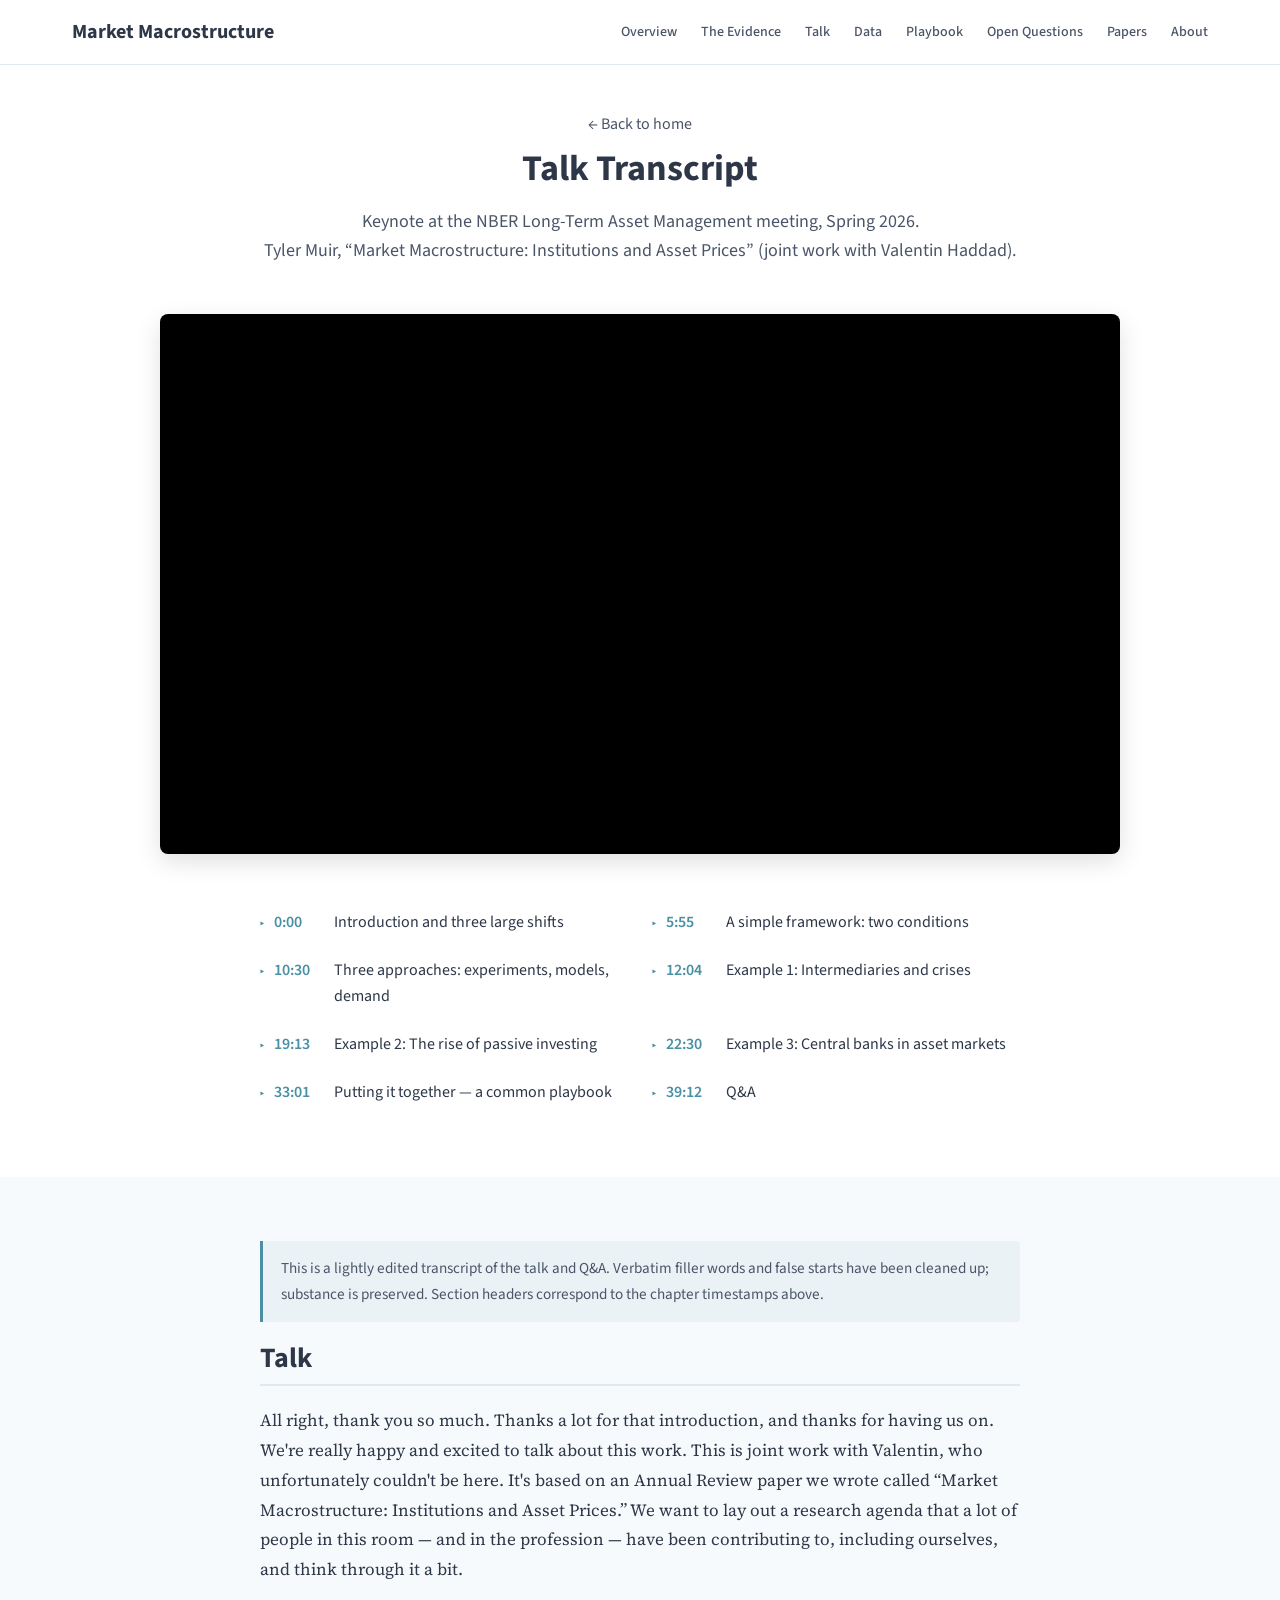
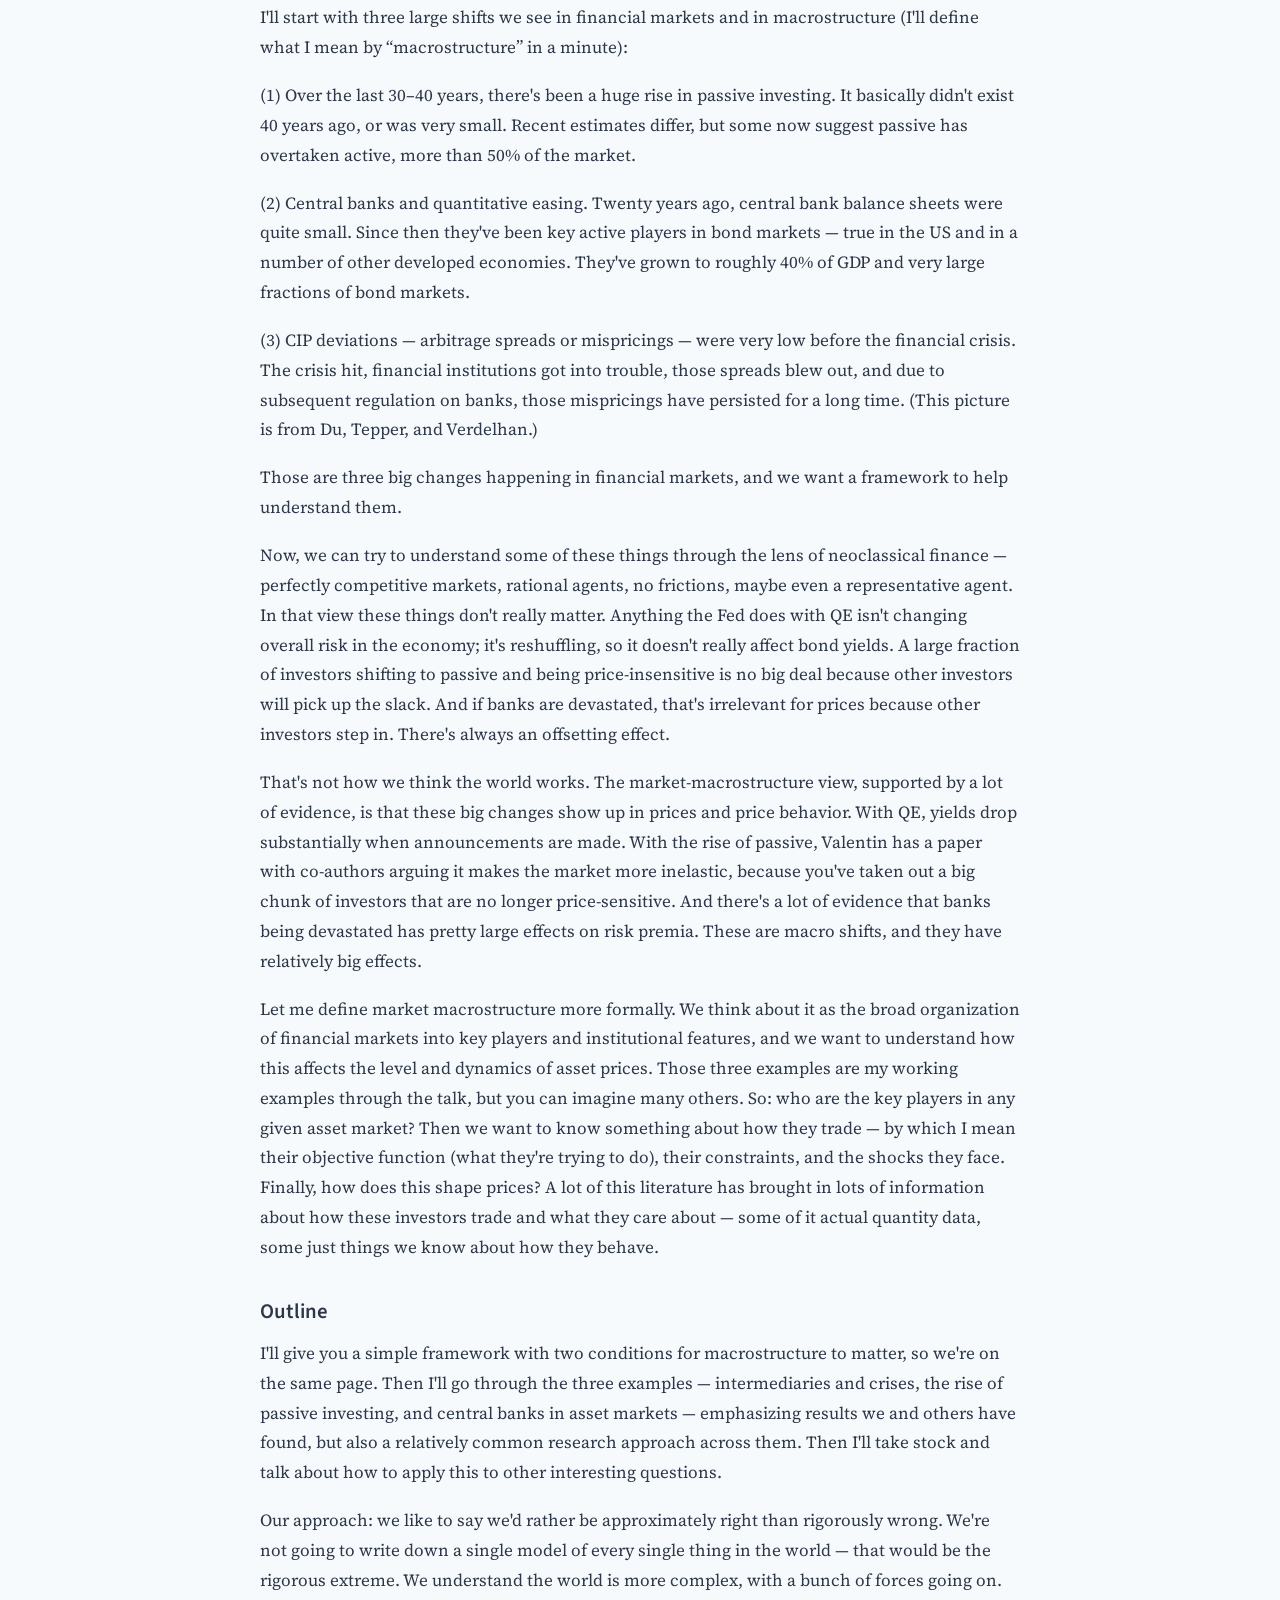
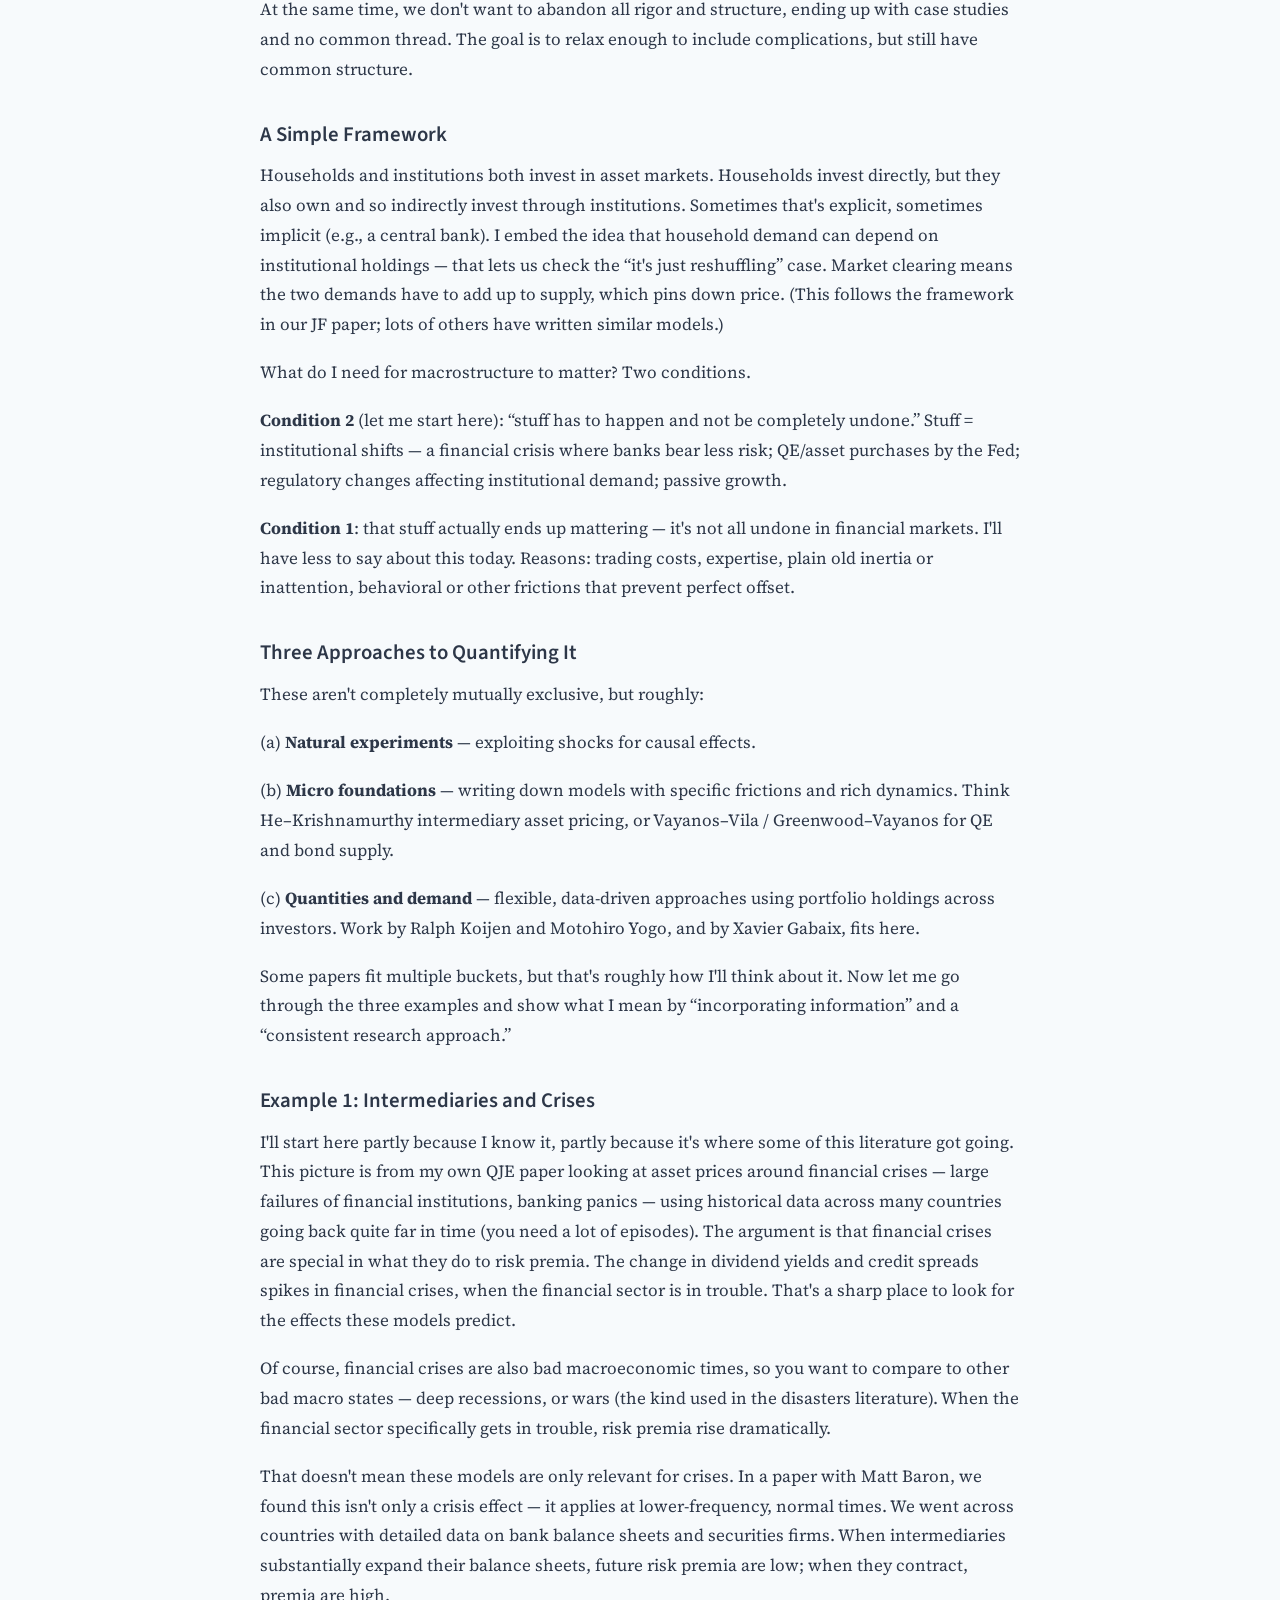
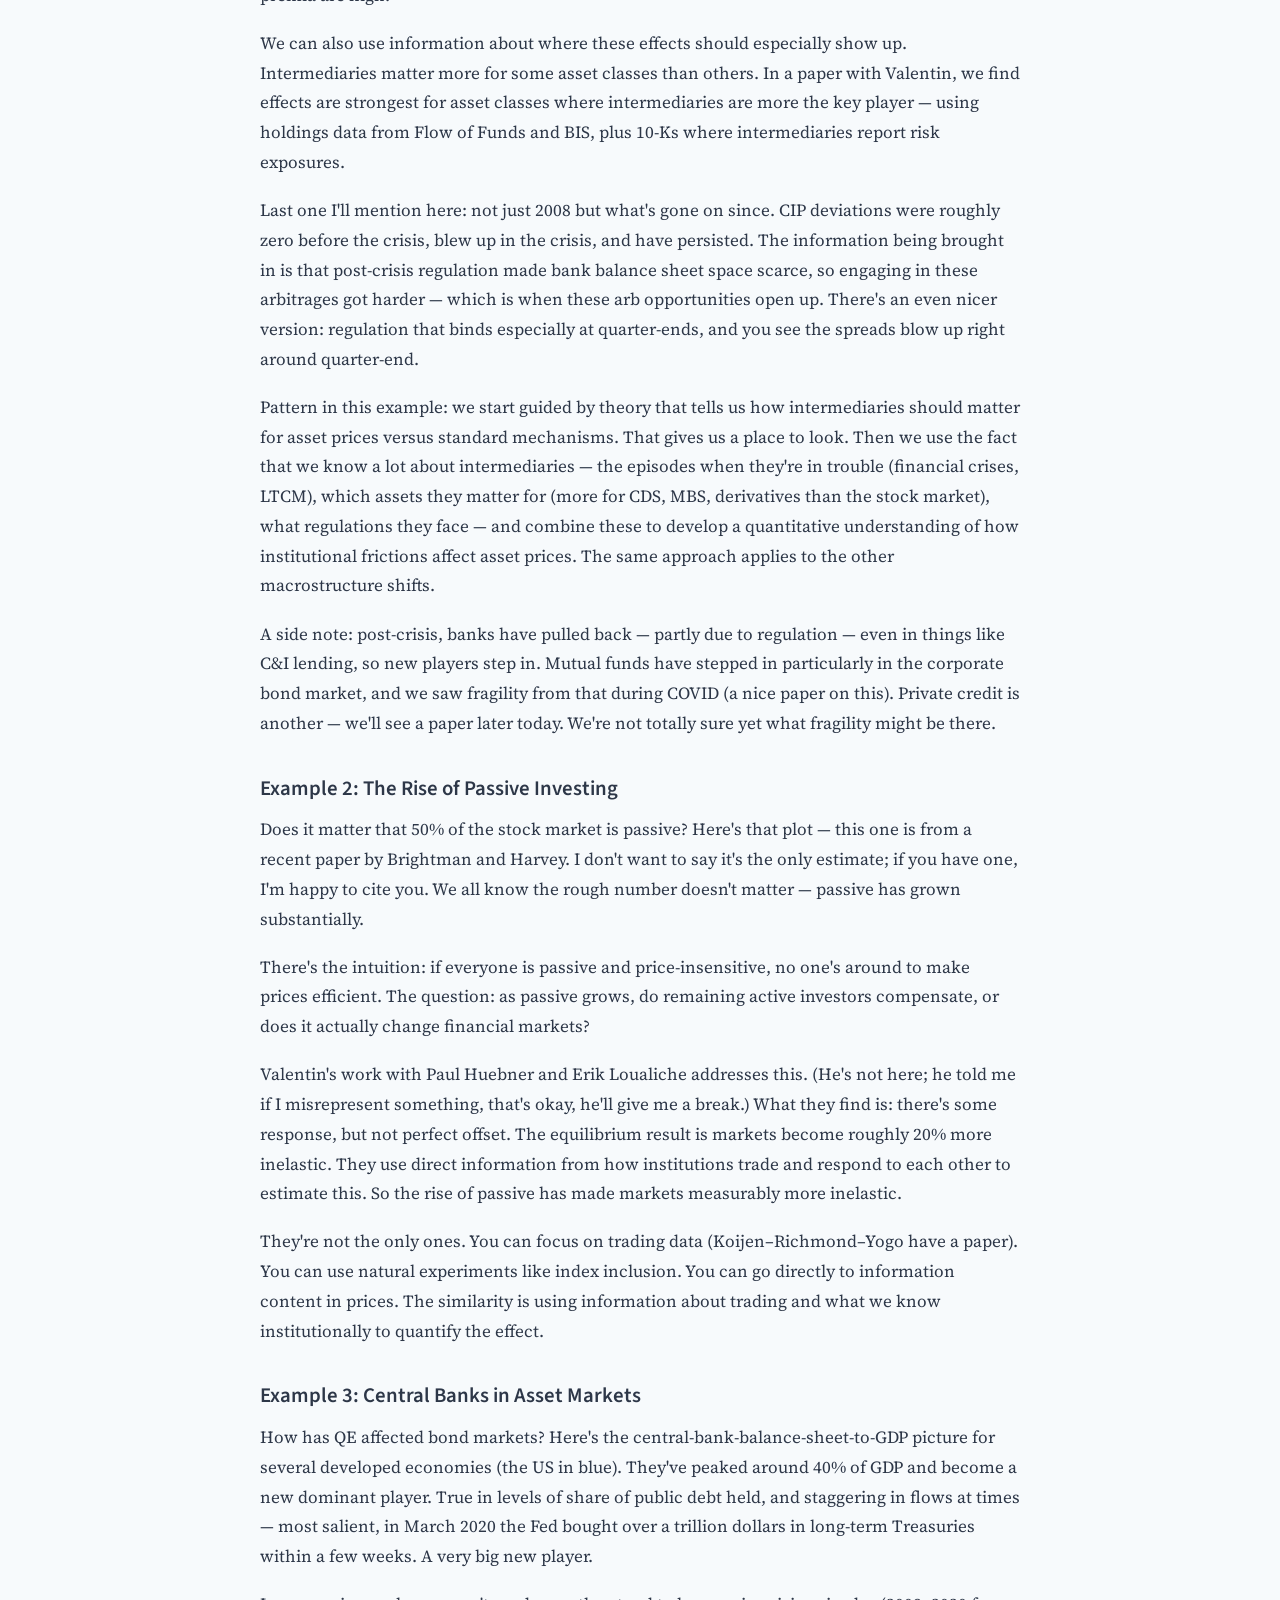
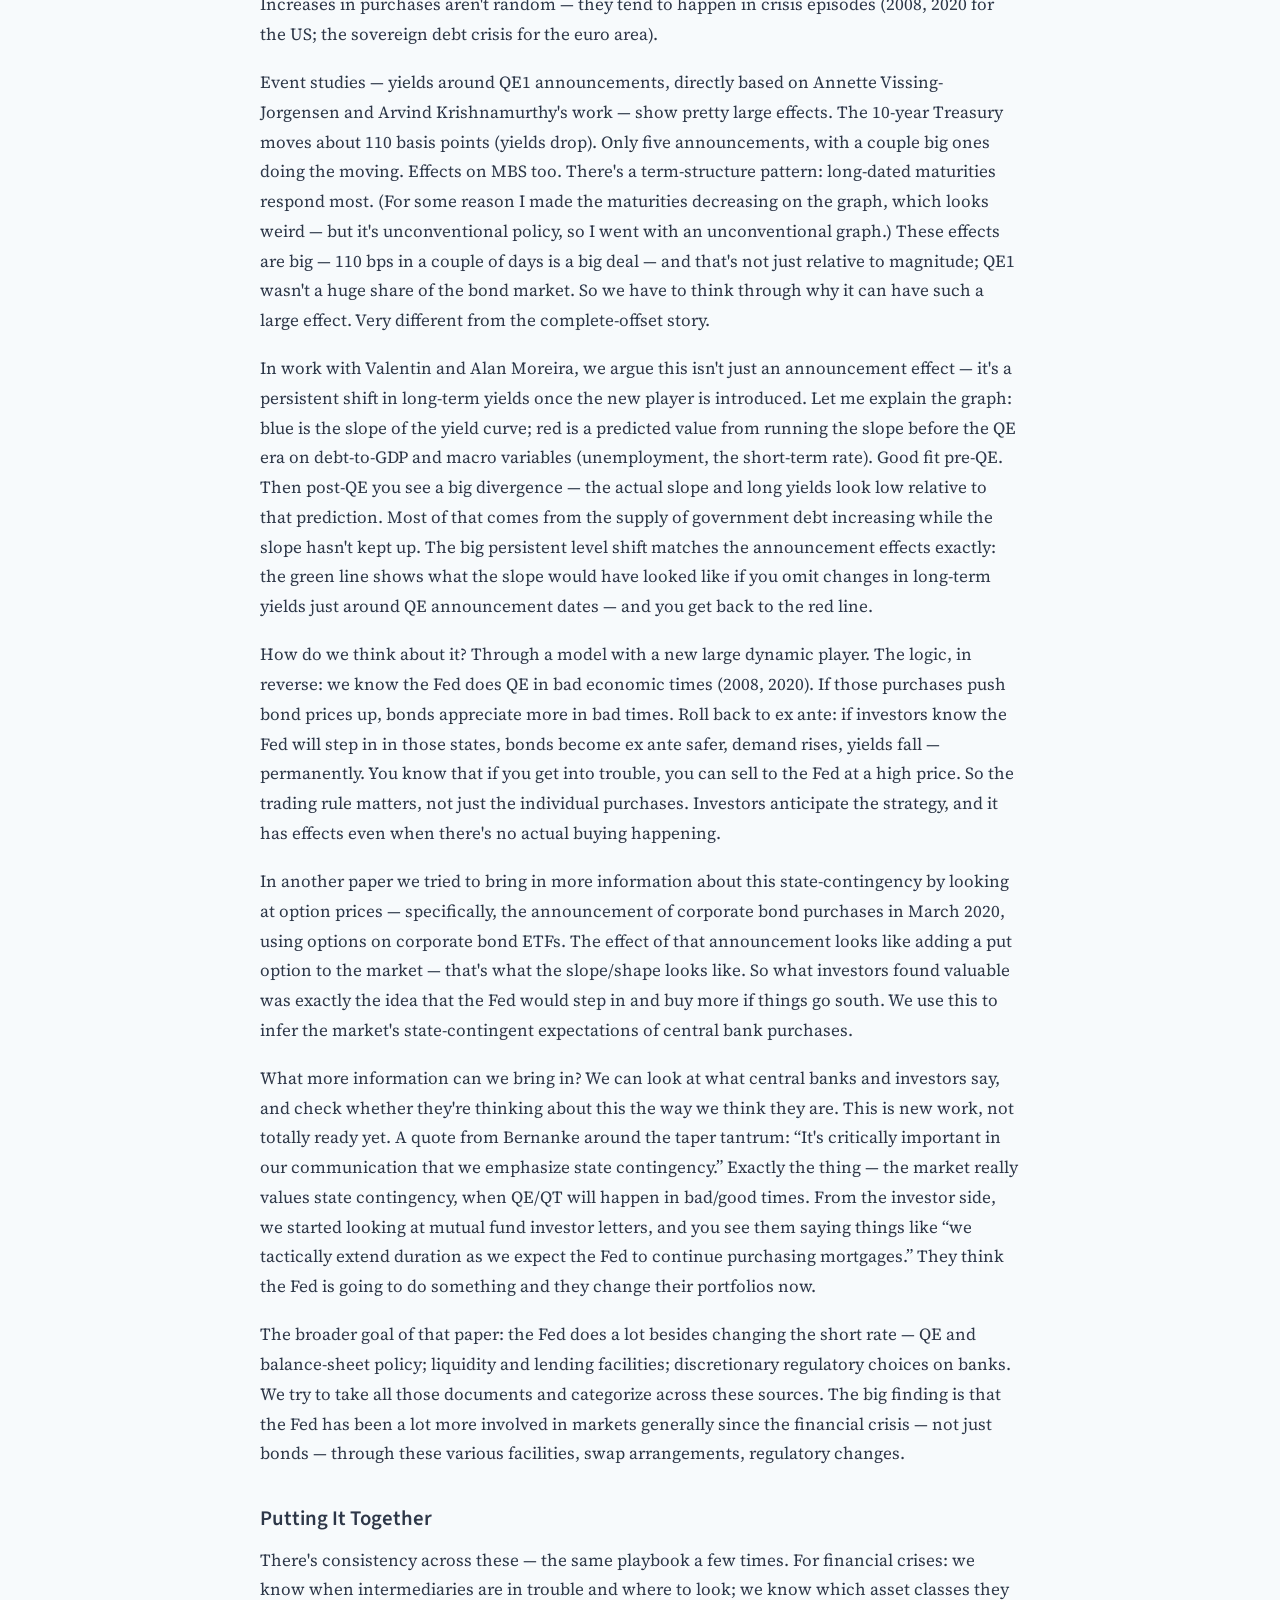
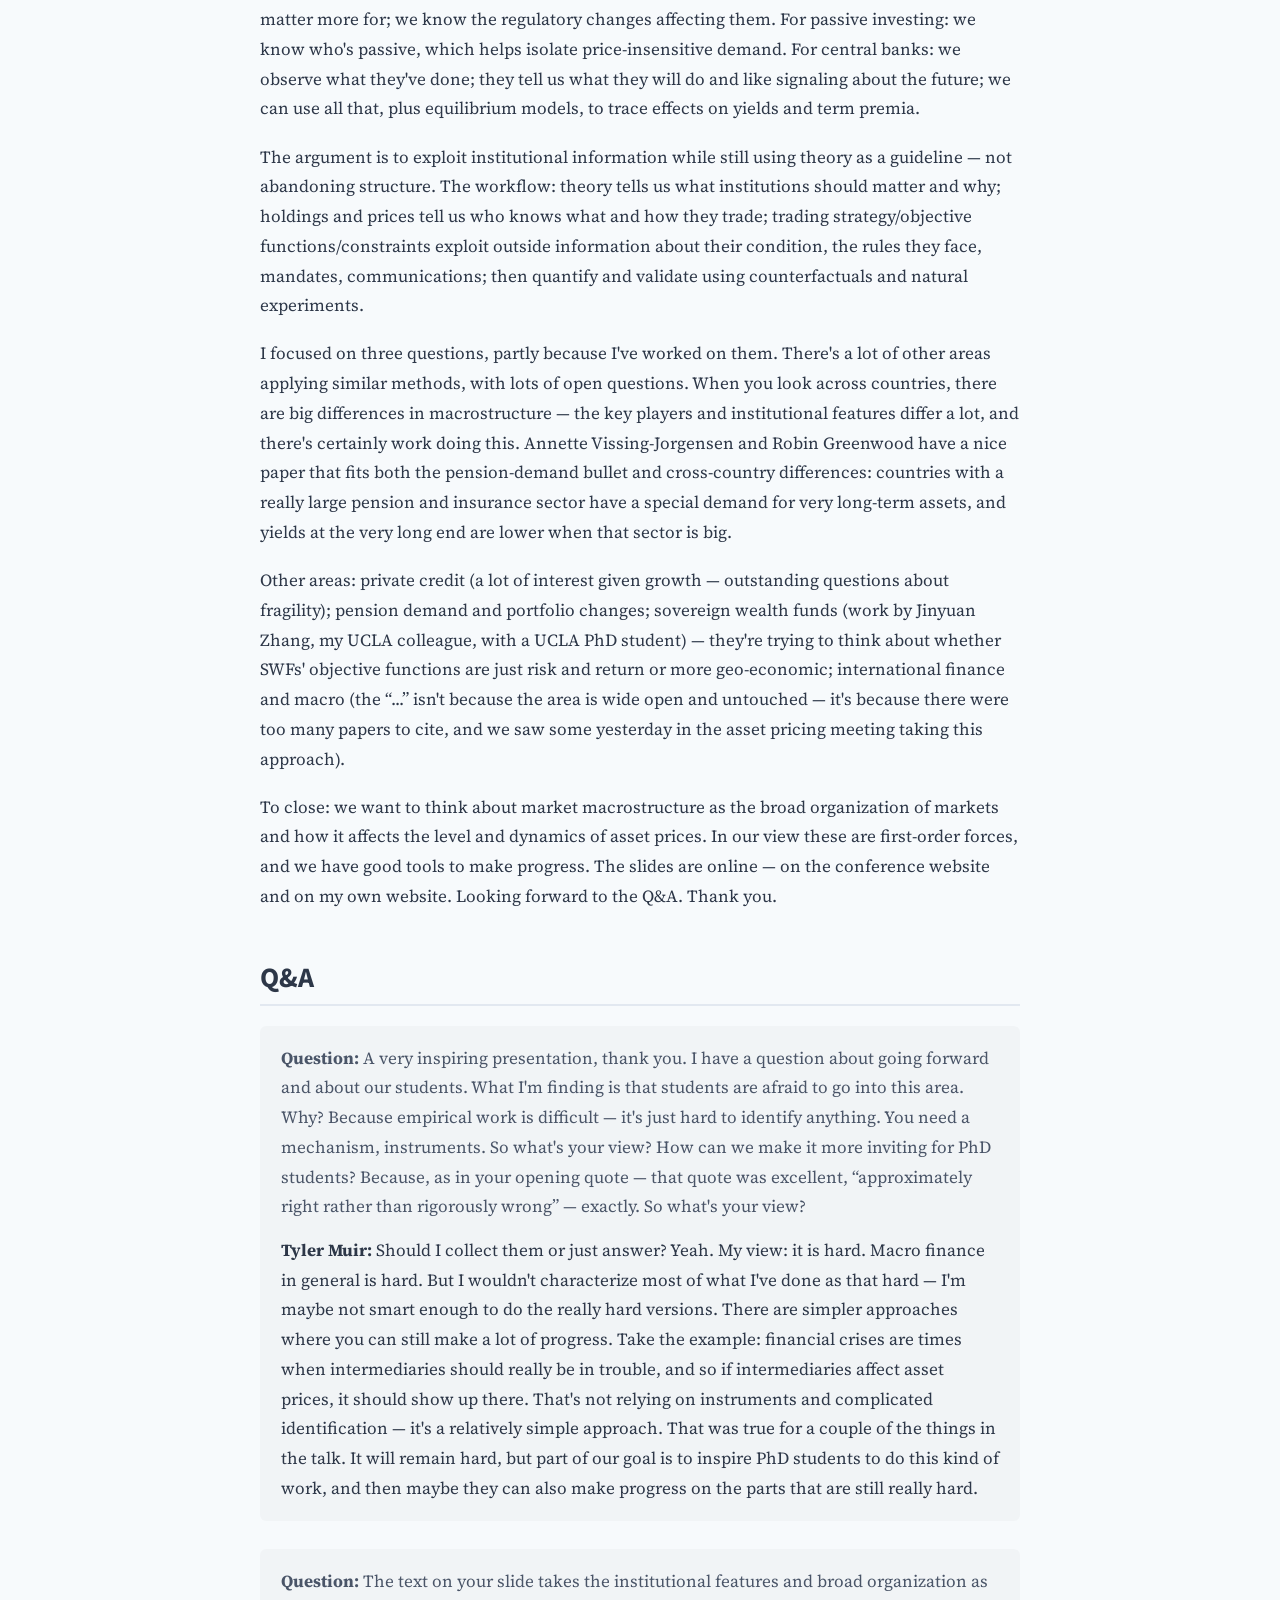
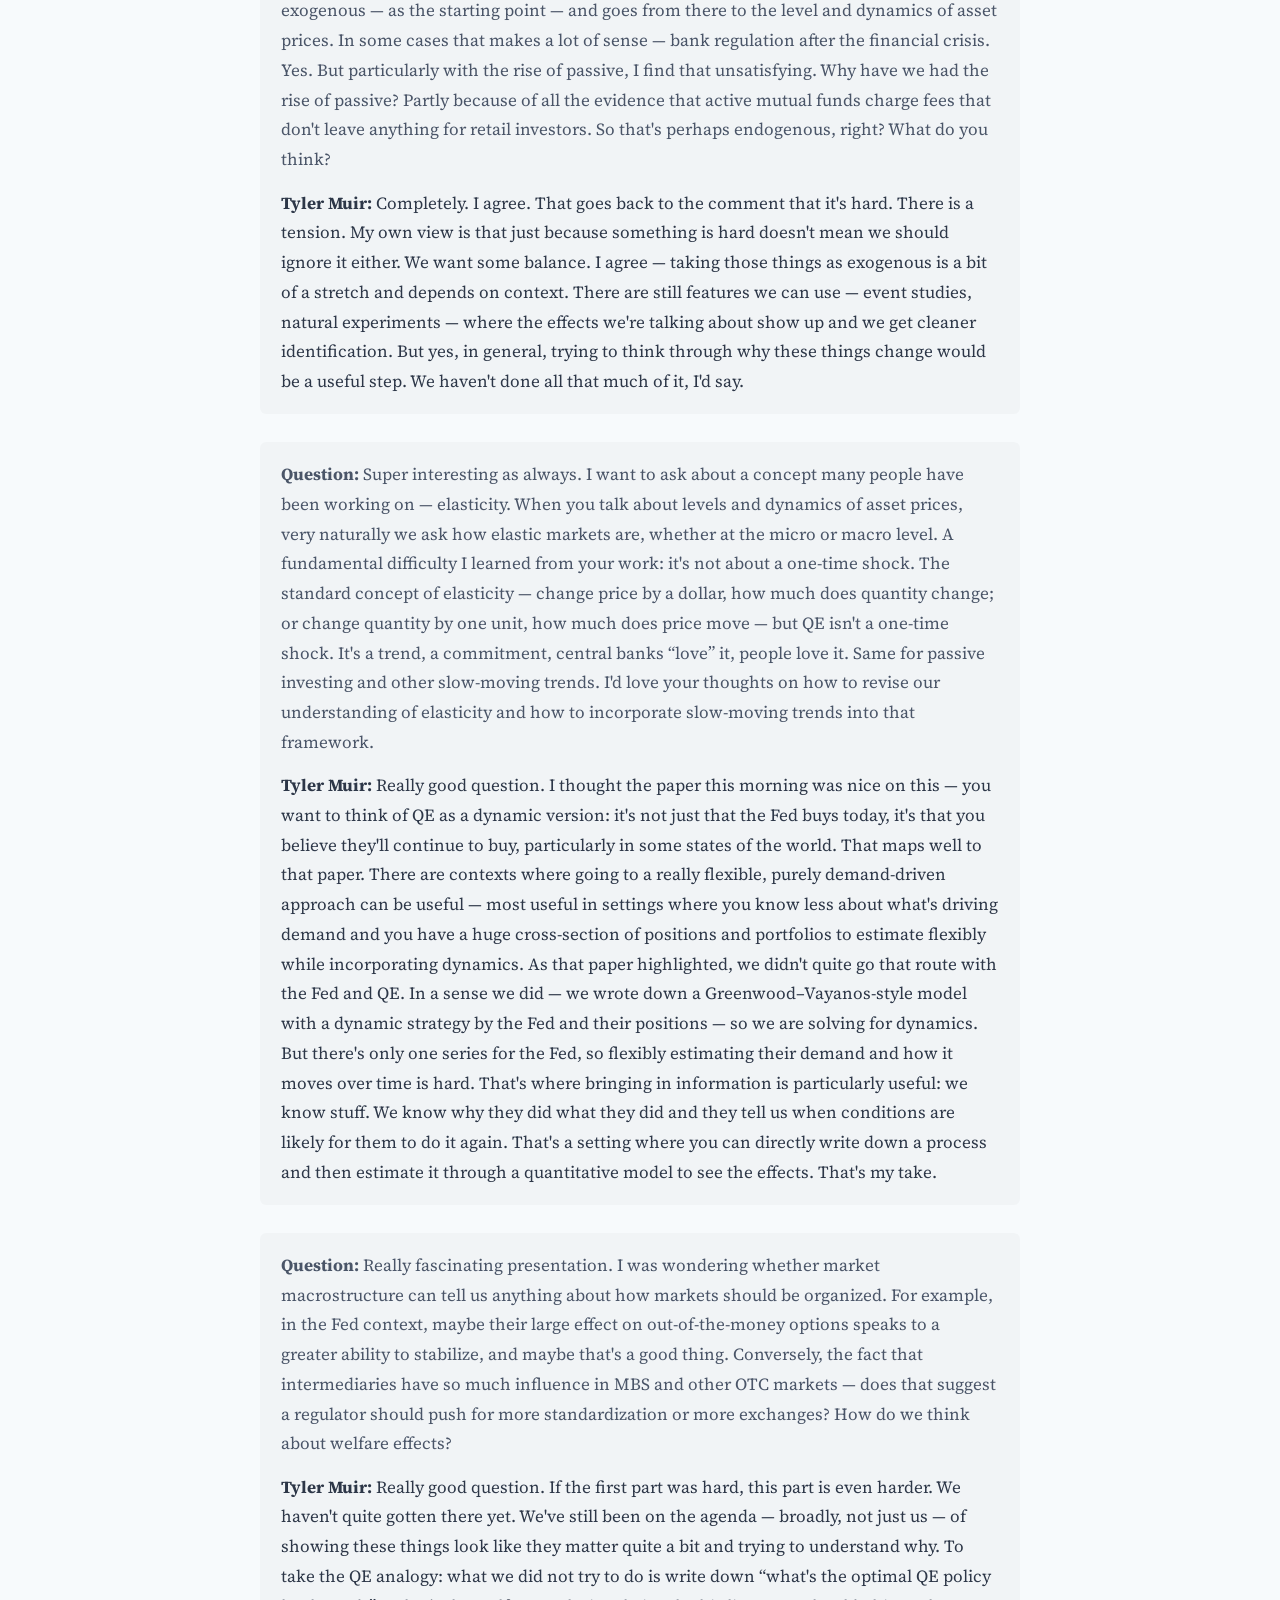
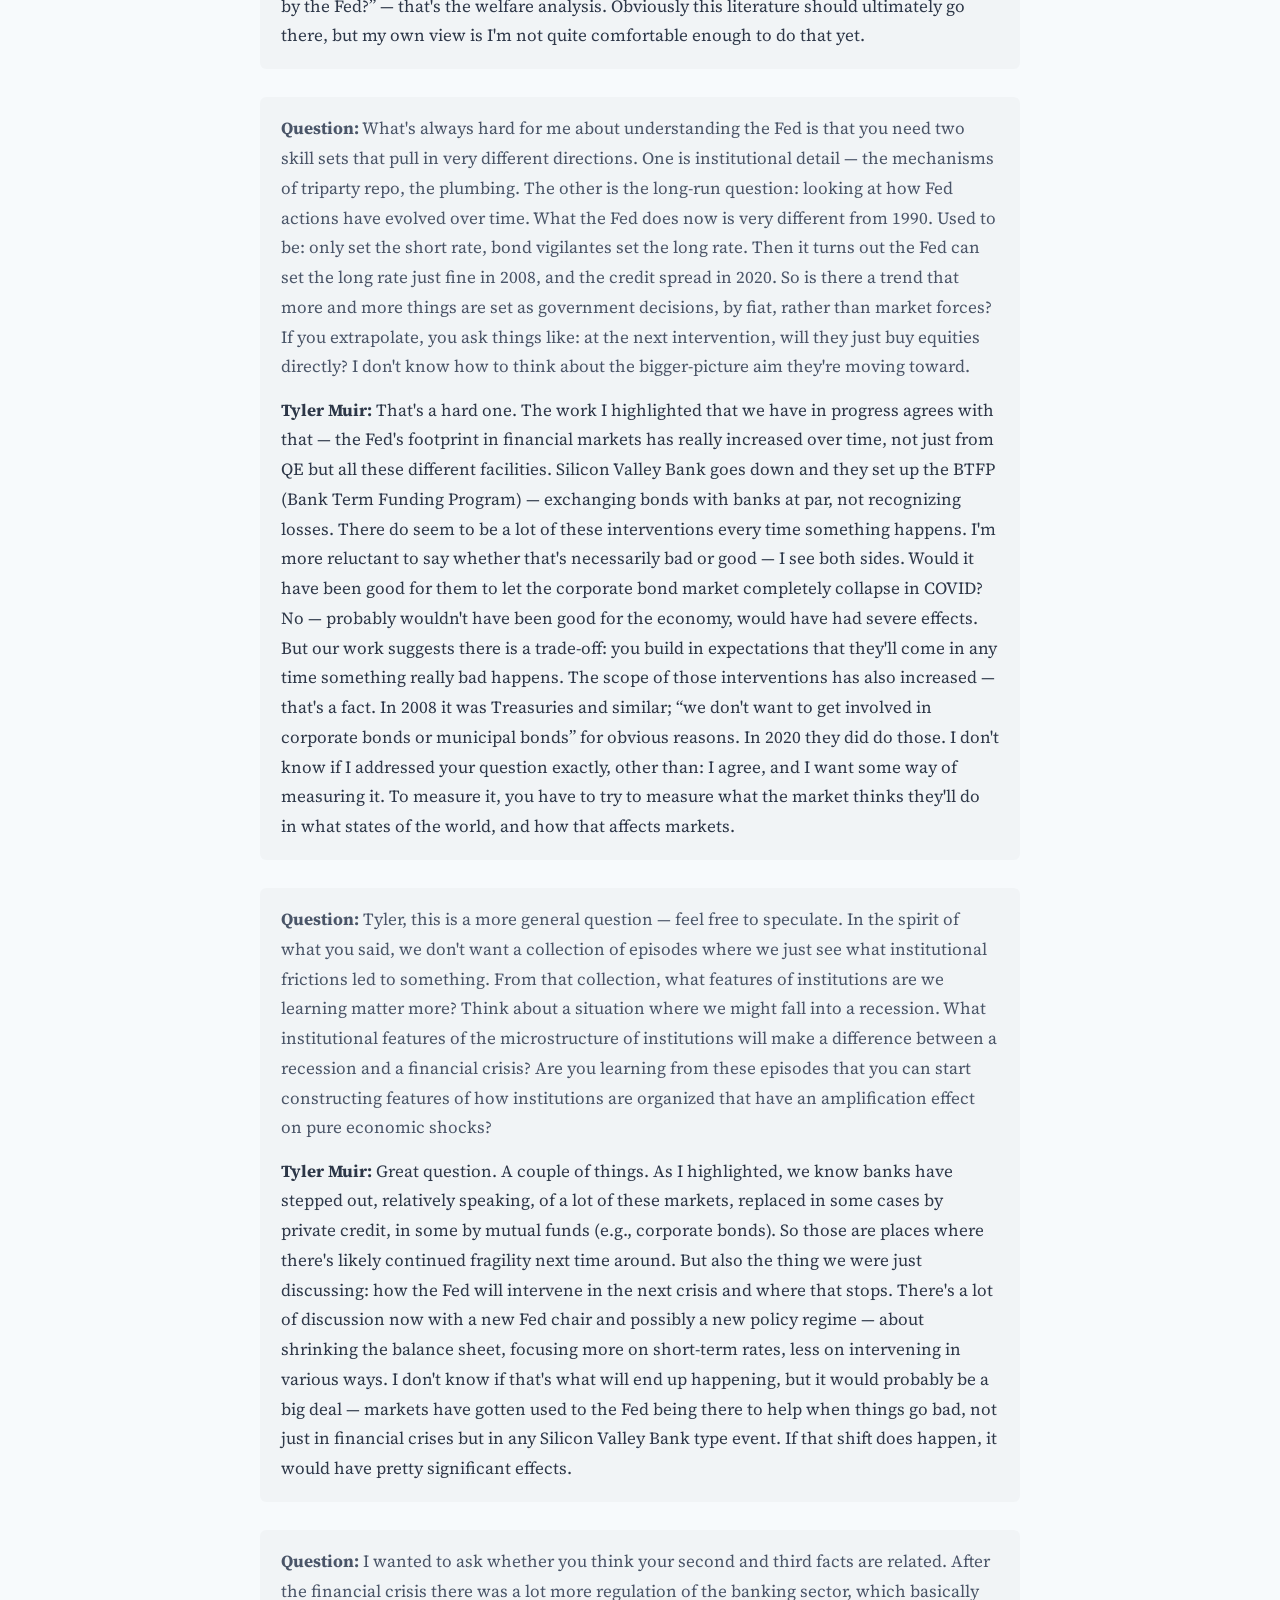
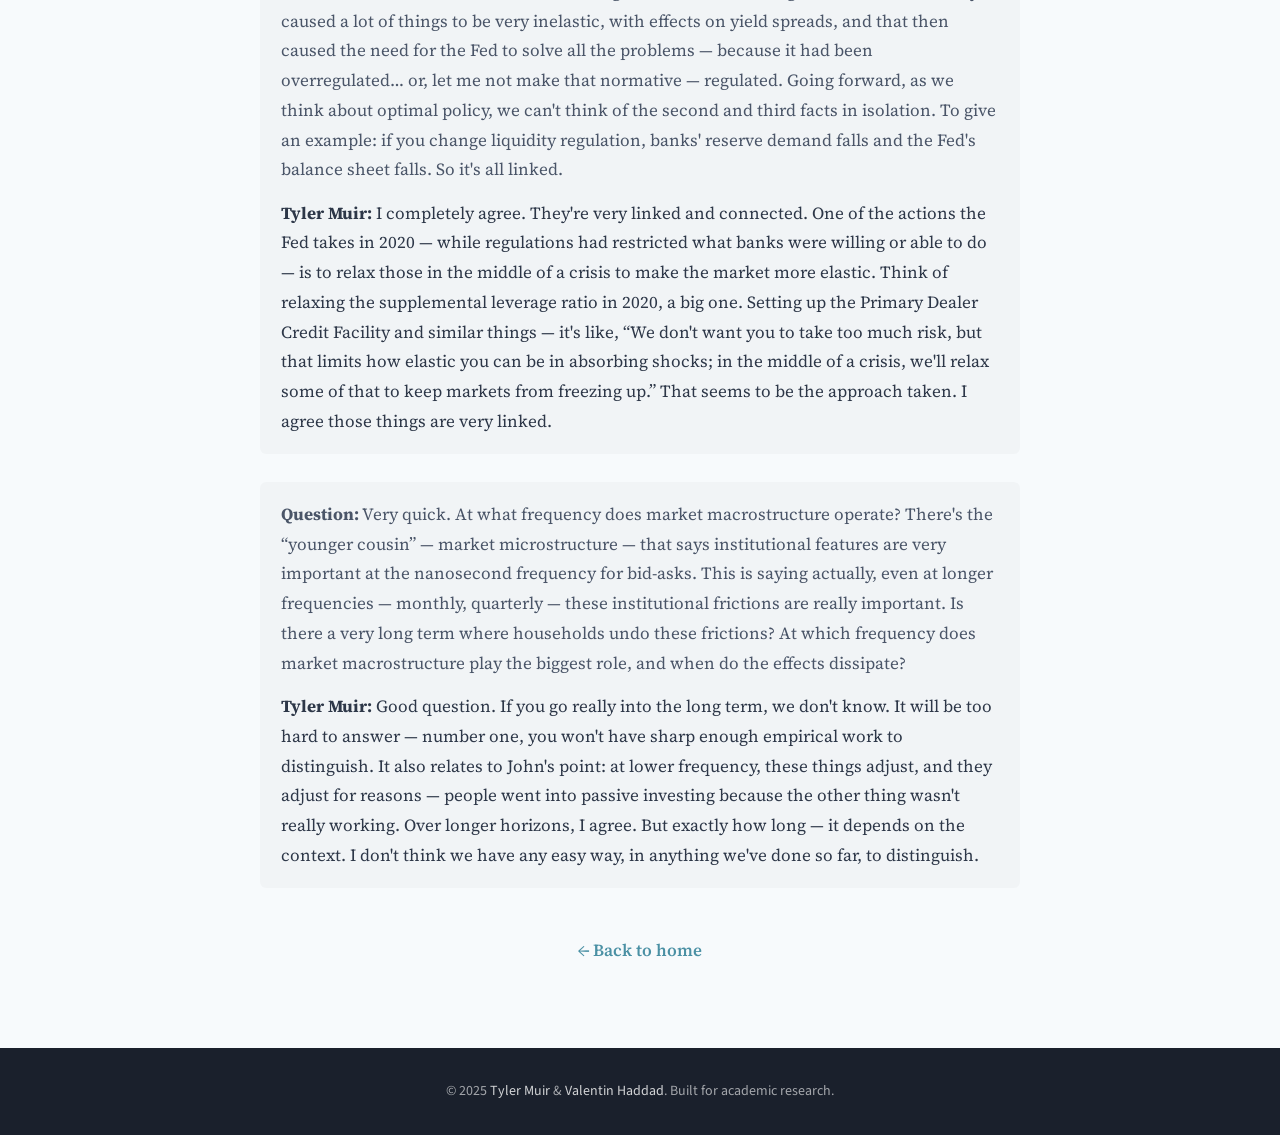
<file: transcript.html>
<!DOCTYPE html>
<html lang="en">
<head>
    <meta charset="UTF-8">
    <meta name="viewport" content="width=device-width, initial-scale=1.0">
    <title>Talk Transcript &mdash; Market Macrostructure</title>
    <meta name="description" content="Transcript of Tyler Muir's keynote at the NBER Long-Term Asset Management meeting, Spring 2026, on Market Macrostructure: Institutions and Asset Prices.">
    <link rel="stylesheet" href="css/style.css">
    <link rel="preconnect" href="https://fonts.googleapis.com">
    <link rel="preconnect" href="https://fonts.gstatic.com" crossorigin>
    <link href="https://fonts.googleapis.com/css2?family=Source+Sans+Pro:wght@300;400;600;700&family=Source+Serif+Pro:wght@400;600&display=swap" rel="stylesheet">
</head>
<body>
    <!-- Navigation -->
    <nav class="navbar">
        <div class="nav-container">
            <a href="index.html" class="nav-logo">Market Macrostructure</a>
            <ul class="nav-menu">
                <li><a href="index.html#overview">Overview</a></li>
                <li><a href="index.html#forces">The Evidence</a></li>
                <li><a href="index.html#talk">Talk</a></li>
                <li><a href="index.html#data">Data</a></li>
                <li><a href="index.html#playbook">Playbook</a></li>
                <li><a href="index.html#questions">Open Questions</a></li>
                <li><a href="index.html#papers">Papers</a></li>
                <li><a href="index.html#about">About</a></li>
            </ul>
            <button class="nav-toggle" aria-label="Toggle navigation">
                <span></span>
                <span></span>
                <span></span>
            </button>
        </div>
    </nav>

    <!-- Page header -->
    <section class="section" style="padding-top: 7rem;">
        <div class="container">
            <p style="text-align: center; margin-bottom: 0.5rem;"><a href="index.html" style="color: var(--color-text-light); text-decoration: none;">&larr; Back to home</a></p>
            <h1 class="section-title">Talk Transcript</h1>
            <p class="section-intro">
                Keynote at the NBER Long-Term Asset Management meeting, Spring 2026.<br>
                Tyler Muir, &ldquo;Market Macrostructure: Institutions and Asset Prices&rdquo; (joint work with Valentin Haddad).
            </p>

            <div class="video-wrapper">
                <iframe src="https://www.youtube.com/embed/QJNx_2b-V5o" title="Market Macrostructure: Institutions and Asset Prices &mdash; NBER LTAM 2026 Keynote" frameborder="0" allow="accelerometer; autoplay; clipboard-write; encrypted-media; gyroscope; picture-in-picture; web-share" referrerpolicy="strict-origin-when-cross-origin" allowfullscreen></iframe>
            </div>

            <div class="video-meta">
                <ul class="chapters">
                    <li><a href="https://www.youtube.com/watch?v=QJNx_2b-V5o&t=0s" target="_blank"><span class="ts">0:00</span> Introduction and three large shifts</a></li>
                    <li><a href="https://www.youtube.com/watch?v=QJNx_2b-V5o&t=355s" target="_blank"><span class="ts">5:55</span> A simple framework: two conditions</a></li>
                    <li><a href="https://www.youtube.com/watch?v=QJNx_2b-V5o&t=630s" target="_blank"><span class="ts">10:30</span> Three approaches: experiments, models, demand</a></li>
                    <li><a href="https://www.youtube.com/watch?v=QJNx_2b-V5o&t=724s" target="_blank"><span class="ts">12:04</span> Example 1: Intermediaries and crises</a></li>
                    <li><a href="https://www.youtube.com/watch?v=QJNx_2b-V5o&t=1153s" target="_blank"><span class="ts">19:13</span> Example 2: The rise of passive investing</a></li>
                    <li><a href="https://www.youtube.com/watch?v=QJNx_2b-V5o&t=1350s" target="_blank"><span class="ts">22:30</span> Example 3: Central banks in asset markets</a></li>
                    <li><a href="https://www.youtube.com/watch?v=QJNx_2b-V5o&t=1981s" target="_blank"><span class="ts">33:01</span> Putting it together &mdash; a common playbook</a></li>
                    <li><a href="https://www.youtube.com/watch?v=QJNx_2b-V5o&t=2352s" target="_blank"><span class="ts">39:12</span> Q&amp;A</a></li>
                </ul>
            </div>
        </div>
    </section>

    <!-- Transcript -->
    <section class="section section-alt">
        <div class="container">
            <div class="transcript">
                <p class="transcript-note">This is a lightly edited transcript of the talk and Q&amp;A. Verbatim filler words and false starts have been cleaned up; substance is preserved. Section headers correspond to the chapter timestamps above.</p>

                <h2>Talk</h2>

                <p>All right, thank you so much. Thanks a lot for that introduction, and thanks for having us on. We're really happy and excited to talk about this work. This is joint work with Valentin, who unfortunately couldn't be here. It's based on an Annual Review paper we wrote called &ldquo;Market Macrostructure: Institutions and Asset Prices.&rdquo; We want to lay out a research agenda that a lot of people in this room &mdash; and in the profession &mdash; have been contributing to, including ourselves, and think through it a bit.</p>

                <p>I'll start with three large shifts we see in financial markets and in macrostructure (I'll define what I mean by &ldquo;macrostructure&rdquo; in a minute):</p>

                <p>(1) Over the last 30&ndash;40 years, there's been a huge rise in passive investing. It basically didn't exist 40 years ago, or was very small. Recent estimates differ, but some now suggest passive has overtaken active, more than 50% of the market.</p>

                <p>(2) Central banks and quantitative easing. Twenty years ago, central bank balance sheets were quite small. Since then they've been key active players in bond markets &mdash; true in the US and in a number of other developed economies. They've grown to roughly 40% of GDP and very large fractions of bond markets.</p>

                <p>(3) CIP deviations &mdash; arbitrage spreads or mispricings &mdash; were very low before the financial crisis. The crisis hit, financial institutions got into trouble, those spreads blew out, and due to subsequent regulation on banks, those mispricings have persisted for a long time. (This picture is from Du, Tepper, and Verdelhan.)</p>

                <p>Those are three big changes happening in financial markets, and we want a framework to help understand them.</p>

                <p>Now, we can try to understand some of these things through the lens of neoclassical finance &mdash; perfectly competitive markets, rational agents, no frictions, maybe even a representative agent. In that view these things don't really matter. Anything the Fed does with QE isn't changing overall risk in the economy; it's reshuffling, so it doesn't really affect bond yields. A large fraction of investors shifting to passive and being price-insensitive is no big deal because other investors will pick up the slack. And if banks are devastated, that's irrelevant for prices because other investors step in. There's always an offsetting effect.</p>

                <p>That's not how we think the world works. The market-macrostructure view, supported by a lot of evidence, is that these big changes show up in prices and price behavior. With QE, yields drop substantially when announcements are made. With the rise of passive, Valentin has a paper with co-authors arguing it makes the market more inelastic, because you've taken out a big chunk of investors that are no longer price-sensitive. And there's a lot of evidence that banks being devastated has pretty large effects on risk premia. These are macro shifts, and they have relatively big effects.</p>

                <p>Let me define market macrostructure more formally. We think about it as the broad organization of financial markets into key players and institutional features, and we want to understand how this affects the level and dynamics of asset prices. Those three examples are my working examples through the talk, but you can imagine many others. So: who are the key players in any given asset market? Then we want to know something about how they trade &mdash; by which I mean their objective function (what they're trying to do), their constraints, and the shocks they face. Finally, how does this shape prices? A lot of this literature has brought in lots of information about how these investors trade and what they care about &mdash; some of it actual quantity data, some just things we know about how they behave.</p>

                <h3>Outline</h3>

                <p>I'll give you a simple framework with two conditions for macrostructure to matter, so we're on the same page. Then I'll go through the three examples &mdash; intermediaries and crises, the rise of passive investing, and central banks in asset markets &mdash; emphasizing results we and others have found, but also a relatively common research approach across them. Then I'll take stock and talk about how to apply this to other interesting questions.</p>

                <p>Our approach: we like to say we'd rather be approximately right than rigorously wrong. We're not going to write down a single model of every single thing in the world &mdash; that would be the rigorous extreme. We understand the world is more complex, with a bunch of forces going on. At the same time, we don't want to abandon all rigor and structure, ending up with case studies and no common thread. The goal is to relax enough to include complications, but still have common structure.</p>

                <h3>A Simple Framework</h3>

                <p>Households and institutions both invest in asset markets. Households invest directly, but they also own and so indirectly invest through institutions. Sometimes that's explicit, sometimes implicit (e.g., a central bank). I embed the idea that household demand can depend on institutional holdings &mdash; that lets us check the &ldquo;it's just reshuffling&rdquo; case. Market clearing means the two demands have to add up to supply, which pins down price. (This follows the framework in our JF paper; lots of others have written similar models.)</p>

                <p>What do I need for macrostructure to matter? Two conditions.</p>

                <p><strong>Condition 2</strong> (let me start here): &ldquo;stuff has to happen and not be completely undone.&rdquo; Stuff = institutional shifts &mdash; a financial crisis where banks bear less risk; QE/asset purchases by the Fed; regulatory changes affecting institutional demand; passive growth.</p>

                <p><strong>Condition 1</strong>: that stuff actually ends up mattering &mdash; it's not all undone in financial markets. I'll have less to say about this today. Reasons: trading costs, expertise, plain old inertia or inattention, behavioral or other frictions that prevent perfect offset.</p>

                <h3>Three Approaches to Quantifying It</h3>

                <p>These aren't completely mutually exclusive, but roughly:</p>

                <p>(a) <strong>Natural experiments</strong> &mdash; exploiting shocks for causal effects.</p>

                <p>(b) <strong>Micro foundations</strong> &mdash; writing down models with specific frictions and rich dynamics. Think He&ndash;Krishnamurthy intermediary asset pricing, or Vayanos&ndash;Vila / Greenwood&ndash;Vayanos for QE and bond supply.</p>

                <p>(c) <strong>Quantities and demand</strong> &mdash; flexible, data-driven approaches using portfolio holdings across investors. Work by Ralph Koijen and Motohiro Yogo, and by Xavier Gabaix, fits here.</p>

                <p>Some papers fit multiple buckets, but that's roughly how I'll think about it. Now let me go through the three examples and show what I mean by &ldquo;incorporating information&rdquo; and a &ldquo;consistent research approach.&rdquo;</p>

                <h3>Example 1: Intermediaries and Crises</h3>

                <p>I'll start here partly because I know it, partly because it's where some of this literature got going. This picture is from my own QJE paper looking at asset prices around financial crises &mdash; large failures of financial institutions, banking panics &mdash; using historical data across many countries going back quite far in time (you need a lot of episodes). The argument is that financial crises are special in what they do to risk premia. The change in dividend yields and credit spreads spikes in financial crises, when the financial sector is in trouble. That's a sharp place to look for the effects these models predict.</p>

                <p>Of course, financial crises are also bad macroeconomic times, so you want to compare to other bad macro states &mdash; deep recessions, or wars (the kind used in the disasters literature). When the financial sector specifically gets in trouble, risk premia rise dramatically.</p>

                <p>That doesn't mean these models are only relevant for crises. In a paper with Matt Baron, we found this isn't only a crisis effect &mdash; it applies at lower-frequency, normal times. We went across countries with detailed data on bank balance sheets and securities firms. When intermediaries substantially expand their balance sheets, future risk premia are low; when they contract, premia are high.</p>

                <p>We can also use information about where these effects should especially show up. Intermediaries matter more for some asset classes than others. In a paper with Valentin, we find effects are strongest for asset classes where intermediaries are more the key player &mdash; using holdings data from Flow of Funds and BIS, plus 10-Ks where intermediaries report risk exposures.</p>

                <p>Last one I'll mention here: not just 2008 but what's gone on since. CIP deviations were roughly zero before the crisis, blew up in the crisis, and have persisted. The information being brought in is that post-crisis regulation made bank balance sheet space scarce, so engaging in these arbitrages got harder &mdash; which is when these arb opportunities open up. There's an even nicer version: regulation that binds especially at quarter-ends, and you see the spreads blow up right around quarter-end.</p>

                <p>Pattern in this example: we start guided by theory that tells us how intermediaries should matter for asset prices versus standard mechanisms. That gives us a place to look. Then we use the fact that we know a lot about intermediaries &mdash; the episodes when they're in trouble (financial crises, LTCM), which assets they matter for (more for CDS, MBS, derivatives than the stock market), what regulations they face &mdash; and combine these to develop a quantitative understanding of how institutional frictions affect asset prices. The same approach applies to the other macrostructure shifts.</p>

                <p>A side note: post-crisis, banks have pulled back &mdash; partly due to regulation &mdash; even in things like C&amp;I lending, so new players step in. Mutual funds have stepped in particularly in the corporate bond market, and we saw fragility from that during COVID (a nice paper on this). Private credit is another &mdash; we'll see a paper later today. We're not totally sure yet what fragility might be there.</p>

                <h3>Example 2: The Rise of Passive Investing</h3>

                <p>Does it matter that 50% of the stock market is passive? Here's that plot &mdash; this one is from a recent paper by Brightman and Harvey. I don't want to say it's the only estimate; if you have one, I'm happy to cite you. We all know the rough number doesn't matter &mdash; passive has grown substantially.</p>

                <p>There's the intuition: if everyone is passive and price-insensitive, no one's around to make prices efficient. The question: as passive grows, do remaining active investors compensate, or does it actually change financial markets?</p>

                <p>Valentin's work with Paul Huebner and Erik Loualiche addresses this. (He's not here; he told me if I misrepresent something, that's okay, he'll give me a break.) What they find is: there's some response, but not perfect offset. The equilibrium result is markets become roughly 20% more inelastic. They use direct information from how institutions trade and respond to each other to estimate this. So the rise of passive has made markets measurably more inelastic.</p>

                <p>They're not the only ones. You can focus on trading data (Koijen&ndash;Richmond&ndash;Yogo have a paper). You can use natural experiments like index inclusion. You can go directly to information content in prices. The similarity is using information about trading and what we know institutionally to quantify the effect.</p>

                <h3>Example 3: Central Banks in Asset Markets</h3>

                <p>How has QE affected bond markets? Here's the central-bank-balance-sheet-to-GDP picture for several developed economies (the US in blue). They've peaked around 40% of GDP and become a new dominant player. True in levels of share of public debt held, and staggering in flows at times &mdash; most salient, in March 2020 the Fed bought over a trillion dollars in long-term Treasuries within a few weeks. A very big new player.</p>

                <p>Increases in purchases aren't random &mdash; they tend to happen in crisis episodes (2008, 2020 for the US; the sovereign debt crisis for the euro area).</p>

                <p>Event studies &mdash; yields around QE1 announcements, directly based on Annette Vissing-Jorgensen and Arvind Krishnamurthy's work &mdash; show pretty large effects. The 10-year Treasury moves about 110 basis points (yields drop). Only five announcements, with a couple big ones doing the moving. Effects on MBS too. There's a term-structure pattern: long-dated maturities respond most. (For some reason I made the maturities decreasing on the graph, which looks weird &mdash; but it's unconventional policy, so I went with an unconventional graph.) These effects are big &mdash; 110 bps in a couple of days is a big deal &mdash; and that's not just relative to magnitude; QE1 wasn't a huge share of the bond market. So we have to think through why it can have such a large effect. Very different from the complete-offset story.</p>

                <p>In work with Valentin and Alan Moreira, we argue this isn't just an announcement effect &mdash; it's a persistent shift in long-term yields once the new player is introduced. Let me explain the graph: blue is the slope of the yield curve; red is a predicted value from running the slope before the QE era on debt-to-GDP and macro variables (unemployment, the short-term rate). Good fit pre-QE. Then post-QE you see a big divergence &mdash; the actual slope and long yields look low relative to that prediction. Most of that comes from the supply of government debt increasing while the slope hasn't kept up. The big persistent level shift matches the announcement effects exactly: the green line shows what the slope would have looked like if you omit changes in long-term yields just around QE announcement dates &mdash; and you get back to the red line.</p>

                <p>How do we think about it? Through a model with a new large dynamic player. The logic, in reverse: we know the Fed does QE in bad economic times (2008, 2020). If those purchases push bond prices up, bonds appreciate more in bad times. Roll back to ex ante: if investors know the Fed will step in in those states, bonds become ex ante safer, demand rises, yields fall &mdash; permanently. You know that if you get into trouble, you can sell to the Fed at a high price. So the trading rule matters, not just the individual purchases. Investors anticipate the strategy, and it has effects even when there's no actual buying happening.</p>

                <p>In another paper we tried to bring in more information about this state-contingency by looking at option prices &mdash; specifically, the announcement of corporate bond purchases in March 2020, using options on corporate bond ETFs. The effect of that announcement looks like adding a put option to the market &mdash; that's what the slope/shape looks like. So what investors found valuable was exactly the idea that the Fed would step in and buy more if things go south. We use this to infer the market's state-contingent expectations of central bank purchases.</p>

                <p>What more information can we bring in? We can look at what central banks and investors say, and check whether they're thinking about this the way we think they are. This is new work, not totally ready yet. A quote from Bernanke around the taper tantrum: &ldquo;It's critically important in our communication that we emphasize state contingency.&rdquo; Exactly the thing &mdash; the market really values state contingency, when QE/QT will happen in bad/good times. From the investor side, we started looking at mutual fund investor letters, and you see them saying things like &ldquo;we tactically extend duration as we expect the Fed to continue purchasing mortgages.&rdquo; They think the Fed is going to do something and they change their portfolios now.</p>

                <p>The broader goal of that paper: the Fed does a lot besides changing the short rate &mdash; QE and balance-sheet policy; liquidity and lending facilities; discretionary regulatory choices on banks. We try to take all those documents and categorize across these sources. The big finding is that the Fed has been a lot more involved in markets generally since the financial crisis &mdash; not just bonds &mdash; through these various facilities, swap arrangements, regulatory changes.</p>

                <h3>Putting It Together</h3>

                <p>There's consistency across these &mdash; the same playbook a few times. For financial crises: we know when intermediaries are in trouble and where to look; we know which asset classes they matter more for; we know the regulatory changes affecting them. For passive investing: we know who's passive, which helps isolate price-insensitive demand. For central banks: we observe what they've done; they tell us what they will do and like signaling about the future; we can use all that, plus equilibrium models, to trace effects on yields and term premia.</p>

                <p>The argument is to exploit institutional information while still using theory as a guideline &mdash; not abandoning structure. The workflow: theory tells us what institutions should matter and why; holdings and prices tell us who knows what and how they trade; trading strategy/objective functions/constraints exploit outside information about their condition, the rules they face, mandates, communications; then quantify and validate using counterfactuals and natural experiments.</p>

                <p>I focused on three questions, partly because I've worked on them. There's a lot of other areas applying similar methods, with lots of open questions. When you look across countries, there are big differences in macrostructure &mdash; the key players and institutional features differ a lot, and there's certainly work doing this. Annette Vissing-Jorgensen and Robin Greenwood have a nice paper that fits both the pension-demand bullet and cross-country differences: countries with a really large pension and insurance sector have a special demand for very long-term assets, and yields at the very long end are lower when that sector is big.</p>

                <p>Other areas: private credit (a lot of interest given growth &mdash; outstanding questions about fragility); pension demand and portfolio changes; sovereign wealth funds (work by Jinyuan Zhang, my UCLA colleague, with a UCLA PhD student) &mdash; they're trying to think about whether SWFs' objective functions are just risk and return or more geo-economic; international finance and macro (the &ldquo;...&rdquo; isn't because the area is wide open and untouched &mdash; it's because there were too many papers to cite, and we saw some yesterday in the asset pricing meeting taking this approach).</p>

                <p>To close: we want to think about market macrostructure as the broad organization of markets and how it affects the level and dynamics of asset prices. In our view these are first-order forces, and we have good tools to make progress. The slides are online &mdash; on the conference website and on my own website. Looking forward to the Q&amp;A. Thank you.</p>

                <h2>Q&amp;A</h2>

                <div class="qa">
                    <p class="q"><strong>Question:</strong> A very inspiring presentation, thank you. I have a question about going forward and about our students. What I'm finding is that students are afraid to go into this area. Why? Because empirical work is difficult &mdash; it's just hard to identify anything. You need a mechanism, instruments. So what's your view? How can we make it more inviting for PhD students? Because, as in your opening quote &mdash; that quote was excellent, &ldquo;approximately right rather than rigorously wrong&rdquo; &mdash; exactly. So what's your view?</p>

                    <p class="a"><strong>Tyler Muir:</strong> Should I collect them or just answer? Yeah. My view: it is hard. Macro finance in general is hard. But I wouldn't characterize most of what I've done as that hard &mdash; I'm maybe not smart enough to do the really hard versions. There are simpler approaches where you can still make a lot of progress. Take the example: financial crises are times when intermediaries should really be in trouble, and so if intermediaries affect asset prices, it should show up there. That's not relying on instruments and complicated identification &mdash; it's a relatively simple approach. That was true for a couple of the things in the talk. It will remain hard, but part of our goal is to inspire PhD students to do this kind of work, and then maybe they can also make progress on the parts that are still really hard.</p>
                </div>

                <div class="qa">
                    <p class="q"><strong>Question:</strong> The text on your slide takes the institutional features and broad organization as exogenous &mdash; as the starting point &mdash; and goes from there to the level and dynamics of asset prices. In some cases that makes a lot of sense &mdash; bank regulation after the financial crisis. Yes. But particularly with the rise of passive, I find that unsatisfying. Why have we had the rise of passive? Partly because of all the evidence that active mutual funds charge fees that don't leave anything for retail investors. So that's perhaps endogenous, right? What do you think?</p>

                    <p class="a"><strong>Tyler Muir:</strong> Completely. I agree. That goes back to the comment that it's hard. There is a tension. My own view is that just because something is hard doesn't mean we should ignore it either. We want some balance. I agree &mdash; taking those things as exogenous is a bit of a stretch and depends on context. There are still features we can use &mdash; event studies, natural experiments &mdash; where the effects we're talking about show up and we get cleaner identification. But yes, in general, trying to think through why these things change would be a useful step. We haven't done all that much of it, I'd say.</p>
                </div>

                <div class="qa">
                    <p class="q"><strong>Question:</strong> Super interesting as always. I want to ask about a concept many people have been working on &mdash; elasticity. When you talk about levels and dynamics of asset prices, very naturally we ask how elastic markets are, whether at the micro or macro level. A fundamental difficulty I learned from your work: it's not about a one-time shock. The standard concept of elasticity &mdash; change price by a dollar, how much does quantity change; or change quantity by one unit, how much does price move &mdash; but QE isn't a one-time shock. It's a trend, a commitment, central banks &ldquo;love&rdquo; it, people love it. Same for passive investing and other slow-moving trends. I'd love your thoughts on how to revise our understanding of elasticity and how to incorporate slow-moving trends into that framework.</p>

                    <p class="a"><strong>Tyler Muir:</strong> Really good question. I thought the paper this morning was nice on this &mdash; you want to think of QE as a dynamic version: it's not just that the Fed buys today, it's that you believe they'll continue to buy, particularly in some states of the world. That maps well to that paper. There are contexts where going to a really flexible, purely demand-driven approach can be useful &mdash; most useful in settings where you know less about what's driving demand and you have a huge cross-section of positions and portfolios to estimate flexibly while incorporating dynamics. As that paper highlighted, we didn't quite go that route with the Fed and QE. In a sense we did &mdash; we wrote down a Greenwood&ndash;Vayanos-style model with a dynamic strategy by the Fed and their positions &mdash; so we are solving for dynamics. But there's only one series for the Fed, so flexibly estimating their demand and how it moves over time is hard. That's where bringing in information is particularly useful: we know stuff. We know why they did what they did and they tell us when conditions are likely for them to do it again. That's a setting where you can directly write down a process and then estimate it through a quantitative model to see the effects. That's my take.</p>
                </div>

                <div class="qa">
                    <p class="q"><strong>Question:</strong> Really fascinating presentation. I was wondering whether market macrostructure can tell us anything about how markets should be organized. For example, in the Fed context, maybe their large effect on out-of-the-money options speaks to a greater ability to stabilize, and maybe that's a good thing. Conversely, the fact that intermediaries have so much influence in MBS and other OTC markets &mdash; does that suggest a regulator should push for more standardization or more exchanges? How do we think about welfare effects?</p>

                    <p class="a"><strong>Tyler Muir:</strong> Really good question. If the first part was hard, this part is even harder. We haven't quite gotten there yet. We've still been on the agenda &mdash; broadly, not just us &mdash; of showing these things look like they matter quite a bit and trying to understand why. To take the QE analogy: what we did not try to do is write down &ldquo;what's the optimal QE policy by the Fed?&rdquo; &mdash; that's the welfare analysis. Obviously this literature should ultimately go there, but my own view is I'm not quite comfortable enough to do that yet.</p>
                </div>

                <div class="qa">
                    <p class="q"><strong>Question:</strong> What's always hard for me about understanding the Fed is that you need two skill sets that pull in very different directions. One is institutional detail &mdash; the mechanisms of triparty repo, the plumbing. The other is the long-run question: looking at how Fed actions have evolved over time. What the Fed does now is very different from 1990. Used to be: only set the short rate, bond vigilantes set the long rate. Then it turns out the Fed can set the long rate just fine in 2008, and the credit spread in 2020. So is there a trend that more and more things are set as government decisions, by fiat, rather than market forces? If you extrapolate, you ask things like: at the next intervention, will they just buy equities directly? I don't know how to think about the bigger-picture aim they're moving toward.</p>

                    <p class="a"><strong>Tyler Muir:</strong> That's a hard one. The work I highlighted that we have in progress agrees with that &mdash; the Fed's footprint in financial markets has really increased over time, not just from QE but all these different facilities. Silicon Valley Bank goes down and they set up the BTFP (Bank Term Funding Program) &mdash; exchanging bonds with banks at par, not recognizing losses. There do seem to be a lot of these interventions every time something happens. I'm more reluctant to say whether that's necessarily bad or good &mdash; I see both sides. Would it have been good for them to let the corporate bond market completely collapse in COVID? No &mdash; probably wouldn't have been good for the economy, would have had severe effects. But our work suggests there is a trade-off: you build in expectations that they'll come in any time something really bad happens. The scope of those interventions has also increased &mdash; that's a fact. In 2008 it was Treasuries and similar; &ldquo;we don't want to get involved in corporate bonds or municipal bonds&rdquo; for obvious reasons. In 2020 they did do those. I don't know if I addressed your question exactly, other than: I agree, and I want some way of measuring it. To measure it, you have to try to measure what the market thinks they'll do in what states of the world, and how that affects markets.</p>
                </div>

                <div class="qa">
                    <p class="q"><strong>Question:</strong> Tyler, this is a more general question &mdash; feel free to speculate. In the spirit of what you said, we don't want a collection of episodes where we just see what institutional frictions led to something. From that collection, what features of institutions are we learning matter more? Think about a situation where we might fall into a recession. What institutional features of the microstructure of institutions will make a difference between a recession and a financial crisis? Are you learning from these episodes that you can start constructing features of how institutions are organized that have an amplification effect on pure economic shocks?</p>

                    <p class="a"><strong>Tyler Muir:</strong> Great question. A couple of things. As I highlighted, we know banks have stepped out, relatively speaking, of a lot of these markets, replaced in some cases by private credit, in some by mutual funds (e.g., corporate bonds). So those are places where there's likely continued fragility next time around. But also the thing we were just discussing: how the Fed will intervene in the next crisis and where that stops. There's a lot of discussion now with a new Fed chair and possibly a new policy regime &mdash; about shrinking the balance sheet, focusing more on short-term rates, less on intervening in various ways. I don't know if that's what will end up happening, but it would probably be a big deal &mdash; markets have gotten used to the Fed being there to help when things go bad, not just in financial crises but in any Silicon Valley Bank type event. If that shift does happen, it would have pretty significant effects.</p>
                </div>

                <div class="qa">
                    <p class="q"><strong>Question:</strong> I wanted to ask whether you think your second and third facts are related. After the financial crisis there was a lot more regulation of the banking sector, which basically caused a lot of things to be very inelastic, with effects on yield spreads, and that then caused the need for the Fed to solve all the problems &mdash; because it had been overregulated&hellip; or, let me not make that normative &mdash; regulated. Going forward, as we think about optimal policy, we can't think of the second and third facts in isolation. To give an example: if you change liquidity regulation, banks' reserve demand falls and the Fed's balance sheet falls. So it's all linked.</p>

                    <p class="a"><strong>Tyler Muir:</strong> I completely agree. They're very linked and connected. One of the actions the Fed takes in 2020 &mdash; while regulations had restricted what banks were willing or able to do &mdash; is to relax those in the middle of a crisis to make the market more elastic. Think of relaxing the supplemental leverage ratio in 2020, a big one. Setting up the Primary Dealer Credit Facility and similar things &mdash; it's like, &ldquo;We don't want you to take too much risk, but that limits how elastic you can be in absorbing shocks; in the middle of a crisis, we'll relax some of that to keep markets from freezing up.&rdquo; That seems to be the approach taken. I agree those things are very linked.</p>
                </div>

                <div class="qa">
                    <p class="q"><strong>Question:</strong> Very quick. At what frequency does market macrostructure operate? There's the &ldquo;younger cousin&rdquo; &mdash; market microstructure &mdash; that says institutional features are very important at the nanosecond frequency for bid-asks. This is saying actually, even at longer frequencies &mdash; monthly, quarterly &mdash; these institutional frictions are really important. Is there a very long term where households undo these frictions? At which frequency does market macrostructure play the biggest role, and when do the effects dissipate?</p>

                    <p class="a"><strong>Tyler Muir:</strong> Good question. If you go really into the long term, we don't know. It will be too hard to answer &mdash; number one, you won't have sharp enough empirical work to distinguish. It also relates to John's point: at lower frequency, these things adjust, and they adjust for reasons &mdash; people went into passive investing because the other thing wasn't really working. Over longer horizons, I agree. But exactly how long &mdash; it depends on the context. I don't think we have any easy way, in anything we've done so far, to distinguish.</p>
                </div>

                <p style="margin-top: 3rem; text-align: center;"><a href="index.html" style="font-weight: 600;">&larr; Back to home</a></p>
            </div>
        </div>
    </section>

    <!-- Footer -->
    <footer class="footer">
        <div class="container">
            <div class="footer-content">
                <p>&copy; 2025 <a href="https://tylersmuir.com" target="_blank">Tyler Muir</a> &amp; <a href="https://sites.google.com/site/valentinhaddadresearch/" target="_blank">Valentin Haddad</a>. Built for academic research.</p>
            </div>
        </div>
    </footer>

    <script src="js/main.js"></script>
</body>
</html>
</file>
<file: css/style.css>
/* ==========================================================================
   Market Macrostructure Website Styles
   ========================================================================== */

/* --------------------------------------------------------------------------
   CSS Variables & Reset
   -------------------------------------------------------------------------- */
:root {
    /* Colors */
    --color-primary: #4A90A4;
    --color-primary-dark: #3A7A8E;
    --color-secondary: #7FB069;
    --color-accent: #E07A5F;
    --color-purple: #9B5DE5;
    --color-orange: #F4A261;

    /* Neutrals */
    --color-text: #2D3748;
    --color-text-light: #4A5568;
    --color-text-muted: #718096;
    --color-bg: #FFFFFF;
    --color-bg-alt: #F7FAFC;
    --color-bg-dark: #1A202C;
    --color-border: #E2E8F0;

    /* Typography */
    --font-sans: 'Source Sans Pro', -apple-system, BlinkMacSystemFont, 'Segoe UI', sans-serif;
    --font-serif: 'Source Serif Pro', Georgia, serif;

    /* Spacing */
    --spacing-xs: 0.25rem;
    --spacing-sm: 0.5rem;
    --spacing-md: 1rem;
    --spacing-lg: 1.5rem;
    --spacing-xl: 2rem;
    --spacing-2xl: 3rem;
    --spacing-3xl: 4rem;

    /* Layout */
    --container-max: 1200px;
    --container-narrow: 800px;

    /* Transitions */
    --transition-fast: 150ms ease;
    --transition-base: 250ms ease;
    --transition-slow: 350ms ease;

    /* Shadows */
    --shadow-sm: 0 1px 2px rgba(0,0,0,0.05);
    --shadow-md: 0 4px 6px rgba(0,0,0,0.07);
    --shadow-lg: 0 10px 15px rgba(0,0,0,0.1);
    --shadow-xl: 0 20px 25px rgba(0,0,0,0.15);
}

/* Reset */
*, *::before, *::after {
    box-sizing: border-box;
}

html {
    scroll-behavior: smooth;
}

body {
    margin: 0;
    font-family: var(--font-sans);
    font-size: 16px;
    line-height: 1.6;
    color: var(--color-text);
    background-color: var(--color-bg);
    -webkit-font-smoothing: antialiased;
}

h1, h2, h3, h4, h5, h6 {
    margin: 0 0 var(--spacing-md) 0;
    font-weight: 600;
    line-height: 1.3;
}

p {
    margin: 0 0 var(--spacing-md) 0;
}

a {
    color: var(--color-primary);
    text-decoration: none;
    transition: color var(--transition-fast);
}

a:hover {
    color: var(--color-primary-dark);
}

ul {
    margin: 0;
    padding: 0;
    list-style: none;
}

img {
    max-width: 100%;
    height: auto;
}

/* --------------------------------------------------------------------------
   Layout
   -------------------------------------------------------------------------- */
.container {
    width: 100%;
    max-width: var(--container-max);
    margin: 0 auto;
    padding: 0 var(--spacing-xl);
}

.section {
    padding: var(--spacing-3xl) 0;
}

.section-alt {
    background-color: var(--color-bg-alt);
}

.section-title {
    font-size: 2.25rem;
    font-weight: 700;
    text-align: center;
    margin-bottom: var(--spacing-md);
    color: var(--color-text);
}

.section-intro {
    font-size: 1.125rem;
    text-align: center;
    max-width: var(--container-narrow);
    margin: 0 auto var(--spacing-2xl) auto;
    color: var(--color-text-light);
}

/* --------------------------------------------------------------------------
   Navigation
   -------------------------------------------------------------------------- */
.navbar {
    position: fixed;
    top: 0;
    left: 0;
    right: 0;
    background: rgba(255, 255, 255, 0.95);
    backdrop-filter: blur(10px);
    border-bottom: 1px solid var(--color-border);
    z-index: 1000;
}

.nav-container {
    display: flex;
    align-items: center;
    justify-content: space-between;
    max-width: var(--container-max);
    margin: 0 auto;
    padding: var(--spacing-md) var(--spacing-xl);
}

.nav-logo {
    font-size: 1.25rem;
    font-weight: 700;
    color: var(--color-text);
}

.nav-logo:hover {
    color: var(--color-primary);
}

.nav-menu {
    display: flex;
    gap: var(--spacing-lg);
}

.nav-menu a {
    font-size: 0.875rem;
    font-weight: 500;
    color: var(--color-text-light);
    transition: color var(--transition-fast);
}

.nav-menu a:hover,
.nav-menu a.active {
    color: var(--color-primary);
}

.nav-toggle {
    display: none;
    flex-direction: column;
    gap: 4px;
    background: none;
    border: none;
    cursor: pointer;
    padding: var(--spacing-sm);
}

.nav-toggle span {
    width: 24px;
    height: 2px;
    background: var(--color-text);
    transition: var(--transition-base);
}

/* --------------------------------------------------------------------------
   Hero Section
   -------------------------------------------------------------------------- */
.hero {
    display: grid;
    grid-template-columns: 1fr 1fr;
    gap: var(--spacing-3xl);
    align-items: center;
    min-height: 100vh;
    padding: calc(80px + var(--spacing-3xl)) var(--spacing-xl) var(--spacing-3xl);
    max-width: var(--container-max);
    margin: 0 auto;
}

.hero-content {
    max-width: 560px;
}

.hero h1 {
    font-size: 3.5rem;
    font-weight: 700;
    line-height: 1.1;
    margin-bottom: var(--spacing-lg);
    background: linear-gradient(135deg, var(--color-primary) 0%, var(--color-purple) 100%);
    -webkit-background-clip: text;
    -webkit-text-fill-color: transparent;
    background-clip: text;
}

.hero-subtitle {
    font-size: 1.5rem;
    font-weight: 600;
    color: var(--color-text);
    margin-bottom: var(--spacing-md);
    line-height: 1.3;
}

.hero-description {
    font-size: 1.0625rem;
    color: var(--color-text-light);
    margin-bottom: var(--spacing-xl);
    line-height: 1.7;
}

.hero-buttons {
    display: flex;
    gap: var(--spacing-md);
    flex-wrap: wrap;
}

.hero-visual {
    display: flex;
    justify-content: center;
    align-items: center;
}

.hero-diagram {
    width: 100%;
    max-width: 500px;
    height: auto;
}

.hero-diagram .node circle {
    transition: transform var(--transition-base);
}

.hero-diagram .node:hover circle {
    transform: scale(1.05);
}

/* Buttons */
.btn {
    display: inline-flex;
    align-items: center;
    padding: var(--spacing-md) var(--spacing-xl);
    font-size: 1rem;
    font-weight: 600;
    border-radius: 8px;
    transition: all var(--transition-base);
    cursor: pointer;
    border: none;
}

.btn-primary {
    background: var(--color-primary);
    color: white;
}

.btn-primary:hover {
    background: var(--color-primary-dark);
    color: white;
    transform: translateY(-2px);
    box-shadow: var(--shadow-lg);
}

.btn-secondary {
    background: white;
    color: var(--color-primary);
    border: 2px solid var(--color-primary);
}

.btn-secondary:hover {
    background: var(--color-primary);
    color: white;
    transform: translateY(-2px);
    box-shadow: var(--shadow-lg);
}

/* --------------------------------------------------------------------------
   Pillars Grid (Overview Section)
   -------------------------------------------------------------------------- */
.pillars-grid {
    display: grid;
    grid-template-columns: repeat(3, 1fr);
    gap: var(--spacing-xl);
    margin-bottom: var(--spacing-2xl);
}

.pillar-card {
    background: white;
    border-radius: 12px;
    padding: var(--spacing-xl);
    text-align: center;
    box-shadow: var(--shadow-md);
    transition: all var(--transition-base);
}

.pillar-card:hover {
    transform: translateY(-4px);
    box-shadow: var(--shadow-xl);
}

.pillar-icon {
    width: 80px;
    height: 80px;
    margin: 0 auto var(--spacing-lg);
    border-radius: 50%;
    display: flex;
    align-items: center;
    justify-content: center;
}

.pillar-icon.who {
    background: #E8F4F8;
    color: var(--color-primary);
}

.pillar-icon.how {
    background: #E8F8E8;
    color: var(--color-secondary);
}

.pillar-icon.what {
    background: #FFE8E5;
    color: var(--color-accent);
}

.pillar-card h3 {
    font-size: 1.5rem;
    margin-bottom: var(--spacing-sm);
}

.pillar-card p {
    color: var(--color-text-light);
    margin-bottom: 0;
}

/* --------------------------------------------------------------------------
   Philosophy Quote
   -------------------------------------------------------------------------- */
.philosophy-quote {
    max-width: 700px;
    margin: 0 auto;
    text-align: center;
}

.philosophy-quote blockquote {
    font-family: var(--font-serif);
    font-size: 1.5rem;
    font-style: italic;
    color: var(--color-primary-dark);
    margin: 0 0 var(--spacing-md) 0;
    padding: var(--spacing-xl);
    border-left: 4px solid var(--color-primary);
    background: var(--color-bg-alt);
    border-radius: 0 12px 12px 0;
}

.quote-caption {
    font-size: 0.9375rem;
    color: var(--color-text-muted);
    margin-bottom: 0;
}

/* --------------------------------------------------------------------------
   Key Insight Section
   -------------------------------------------------------------------------- */
.insight-grid {
    margin-bottom: var(--spacing-2xl);
}

.insight-comparison {
    display: flex;
    align-items: center;
    justify-content: center;
    gap: var(--spacing-xl);
    flex-wrap: wrap;
}

.comparison-card {
    background: white;
    border-radius: 12px;
    padding: var(--spacing-xl);
    max-width: 320px;
    box-shadow: var(--shadow-md);
}

.comparison-card h4 {
    font-size: 1.125rem;
    margin-bottom: var(--spacing-md);
    color: var(--color-text-muted);
}

.comparison-card.macrostructure h4 {
    color: var(--color-primary);
}

.comparison-equation {
    font-family: 'Georgia', serif;
    font-size: 1rem;
    background: var(--color-bg-alt);
    padding: var(--spacing-sm) var(--spacing-md);
    border-radius: 6px;
    margin-bottom: var(--spacing-md);
}

.comparison-equation .highlight {
    color: var(--color-accent);
    font-weight: 600;
}

.comparison-arrow {
    color: var(--color-text-muted);
}

/* When Does It Matter? */
.when-it-matters {
    margin-top: var(--spacing-2xl);
}

.when-it-matters h3 {
    text-align: center;
    font-size: 1.5rem;
    margin-bottom: var(--spacing-xl);
}

.conditions-grid {
    display: flex;
    align-items: center;
    justify-content: center;
    gap: var(--spacing-lg);
    flex-wrap: wrap;
}

.condition-card {
    background: white;
    border-radius: 12px;
    padding: var(--spacing-xl);
    max-width: 260px;
    box-shadow: var(--shadow-md);
    text-align: center;
}

.condition-number {
    width: 40px;
    height: 40px;
    margin: 0 auto var(--spacing-md);
    border-radius: 50%;
    background: var(--color-primary);
    color: white;
    display: flex;
    align-items: center;
    justify-content: center;
    font-weight: 700;
    font-size: 1.25rem;
}

.condition-card h4 {
    font-size: 1.125rem;
    margin-bottom: var(--spacing-sm);
}

.condition-card p {
    font-size: 0.9375rem;
    color: var(--color-text-light);
    margin-bottom: 0;
}

.condition-plus,
.condition-equals {
    font-size: 2rem;
    font-weight: 700;
    color: var(--color-text-muted);
}

.condition-result {
    background: linear-gradient(135deg, var(--color-primary) 0%, var(--color-purple) 100%);
    border-radius: 12px;
    padding: var(--spacing-lg) var(--spacing-xl);
    max-width: 260px;
}

.condition-result p {
    color: white;
    font-weight: 700;
    font-size: 1.125rem;
    margin-bottom: 0;
    text-align: center;
}

/* --------------------------------------------------------------------------
   Applications / Three Forces Section
   -------------------------------------------------------------------------- */
.applications-grid {
    display: grid;
    grid-template-columns: repeat(3, 1fr);
    gap: var(--spacing-xl);
}

.application-card {
    background: white;
    border-radius: 16px;
    overflow: hidden;
    box-shadow: var(--shadow-md);
    transition: all var(--transition-base);
}

.application-card:hover {
    transform: translateY(-4px);
    box-shadow: var(--shadow-xl);
}

.app-header {
    padding: var(--spacing-lg);
    display: flex;
    align-items: center;
    gap: var(--spacing-md);
}

.app-header.intermediaries {
    background: linear-gradient(135deg, #FFE5E5 0%, #FFF0ED 100%);
}

.app-header.intermediaries .app-icon {
    color: var(--color-accent);
}

.app-header.passive {
    background: linear-gradient(135deg, #E8F8E8 0%, #F0FFF0 100%);
}

.app-header.passive .app-icon {
    color: var(--color-secondary);
}

.app-header.central-banks {
    background: linear-gradient(135deg, #F0E8FF 0%, #F8F0FF 100%);
}

.app-header.central-banks .app-icon {
    color: var(--color-purple);
}

.app-header h3 {
    font-size: 1.125rem;
    margin-bottom: 0;
}

.app-content {
    padding: var(--spacing-lg);
}

/* Stat callout in application cards */
.app-stat {
    background: var(--color-bg-alt);
    border-radius: 8px;
    padding: var(--spacing-md) var(--spacing-lg);
    margin-bottom: var(--spacing-lg);
    display: flex;
    align-items: baseline;
    gap: var(--spacing-sm);
}

.stat-number {
    font-size: 2rem;
    font-weight: 700;
    color: var(--color-primary);
    line-height: 1;
}

.stat-label {
    font-size: 0.875rem;
    color: var(--color-text-light);
    line-height: 1.4;
}

.app-description {
    font-size: 0.9375rem;
    color: var(--color-text-light);
    margin-bottom: var(--spacing-lg);
}

.app-visual {
    background: var(--color-bg-alt);
    border-radius: 8px;
    padding: var(--spacing-md);
    margin-bottom: var(--spacing-lg);
}

.app-diagram {
    width: 100%;
    height: auto;
    display: block;
}

.app-papers h5 {
    font-size: 0.875rem;
    color: var(--color-text-muted);
    text-transform: uppercase;
    letter-spacing: 0.05em;
    margin-bottom: var(--spacing-sm);
}

.app-papers ul {
    font-size: 0.8125rem;
}

.app-papers li {
    padding: var(--spacing-xs) 0;
    color: var(--color-text-light);
    border-bottom: 1px solid var(--color-border);
    line-height: 1.5;
}

.app-papers li:last-child {
    border-bottom: none;
}

/* --------------------------------------------------------------------------
   Playbook Section
   -------------------------------------------------------------------------- */
.playbook-steps {
    margin-bottom: var(--spacing-2xl);
}

.playbook-recipe {
    display: flex;
    align-items: center;
    justify-content: center;
    gap: var(--spacing-lg);
    flex-wrap: wrap;
    margin-bottom: var(--spacing-xl);
}

.recipe-step {
    display: flex;
    align-items: center;
    gap: var(--spacing-md);
    background: white;
    border-radius: 12px;
    padding: var(--spacing-lg) var(--spacing-xl);
    box-shadow: var(--shadow-md);
    max-width: 280px;
}

.recipe-number {
    width: 36px;
    height: 36px;
    border-radius: 50%;
    background: var(--color-primary);
    color: white;
    display: flex;
    align-items: center;
    justify-content: center;
    font-weight: 700;
    font-size: 1rem;
    flex-shrink: 0;
}

.recipe-text {
    font-size: 0.9375rem;
    font-weight: 500;
    color: var(--color-text);
}

.recipe-arrow {
    font-size: 1.5rem;
    color: var(--color-text-muted);
}

.methods-grid {
    display: grid;
    grid-template-columns: repeat(3, 1fr);
    gap: var(--spacing-xl);
    margin-bottom: var(--spacing-2xl);
}

.method-card {
    background: white;
    border-radius: 16px;
    padding: var(--spacing-xl);
    box-shadow: var(--shadow-md);
    transition: all var(--transition-base);
}

.method-card:hover {
    transform: translateY(-4px);
    box-shadow: var(--shadow-xl);
}

.method-icon {
    width: 64px;
    height: 64px;
    border-radius: 12px;
    display: flex;
    align-items: center;
    justify-content: center;
    margin-bottom: var(--spacing-lg);
}

.method-card h3 {
    font-size: 1.25rem;
    margin-bottom: var(--spacing-sm);
}

.method-card p {
    font-size: 0.9375rem;
    color: var(--color-text-light);
    margin-bottom: var(--spacing-lg);
}

.method-examples {
    display: flex;
    flex-wrap: wrap;
    gap: var(--spacing-xs);
}

.method-examples span {
    font-size: 0.75rem;
    background: var(--color-bg-alt);
    color: var(--color-text-muted);
    padding: 2px 8px;
    border-radius: 4px;
}

.playbook-cta {
    text-align: center;
    max-width: 600px;
    margin: 0 auto;
}

.playbook-cta p {
    font-size: 1.125rem;
    color: var(--color-text-light);
}

.playbook-cta strong {
    color: var(--color-primary);
}

/* --------------------------------------------------------------------------
   Open Questions Section
   -------------------------------------------------------------------------- */
.questions-grid {
    display: grid;
    grid-template-columns: repeat(3, 1fr);
    gap: var(--spacing-xl);
}

.question-card {
    background: white;
    border-radius: 16px;
    padding: var(--spacing-xl);
    box-shadow: var(--shadow-md);
    transition: all var(--transition-base);
}

.question-card:hover {
    transform: translateY(-4px);
    box-shadow: var(--shadow-xl);
}

.question-icon {
    font-size: 2rem;
    margin-bottom: var(--spacing-md);
}

.question-card h3 {
    font-size: 1.125rem;
    margin-bottom: var(--spacing-sm);
    color: var(--color-text);
}

.question-card p {
    font-size: 0.9375rem;
    color: var(--color-text-light);
    margin-bottom: 0;
}

/* --------------------------------------------------------------------------
   Papers Section
   -------------------------------------------------------------------------- */
.papers-container {
    display: grid;
    gap: var(--spacing-2xl);
}

.paper-category {
    background: white;
    border-radius: 16px;
    padding: var(--spacing-xl);
    box-shadow: var(--shadow-sm);
    border: 1px solid var(--color-border);
}

.category-title {
    display: flex;
    align-items: center;
    gap: var(--spacing-md);
    font-size: 1.25rem;
    margin-bottom: var(--spacing-sm);
}

.category-description {
    color: #666;
    font-size: 0.95rem;
    margin-bottom: var(--spacing-lg);
    padding-left: 2rem;
    padding-bottom: var(--spacing-md);
    border-bottom: 2px solid var(--color-border);
}

.category-icon {
    width: 12px;
    height: 12px;
    border-radius: 50%;
}

.category-icon.foundational { background: var(--color-primary); }
.category-icon.intermediaries { background: var(--color-accent); }
.category-icon.passive { background: var(--color-secondary); }
.category-icon.central-banks { background: var(--color-purple); }
.category-icon.demand { background: var(--color-orange); }
.category-icon.related { background: #264653; }

.paper-list {
    display: grid;
    gap: var(--spacing-md);
}

.paper-item {
    display: flex;
    justify-content: space-between;
    align-items: flex-start;
    gap: var(--spacing-lg);
    padding: var(--spacing-md);
    border-radius: 8px;
    transition: background var(--transition-fast);
}

.paper-item:hover {
    background: var(--color-bg-alt);
}

.paper-info h4 {
    font-size: 1rem;
    margin-bottom: var(--spacing-xs);
    color: var(--color-text);
}

.paper-info h4 a {
    color: var(--color-text);
}

.paper-info h4 a:hover {
    color: var(--color-primary);
}

.paper-authors {
    font-size: 0.875rem;
    color: var(--color-text-light);
    margin-bottom: var(--spacing-xs) !important;
}

.paper-venue {
    font-size: 0.8125rem;
    color: var(--color-text-muted);
    font-style: italic;
    margin-bottom: 0 !important;
}

.paper-tags {
    display: flex;
    gap: var(--spacing-xs);
    flex-shrink: 0;
}

.tag {
    font-size: 0.6875rem;
    font-weight: 600;
    text-transform: uppercase;
    letter-spacing: 0.05em;
    padding: var(--spacing-xs) var(--spacing-sm);
    border-radius: 4px;
}

.tag.survey {
    background: #E8F4F8;
    color: var(--color-primary);
}

.tag.start-here {
    background: #E8F8E8;
    color: var(--color-secondary);
}

.tag.theory {
    background: #F0E8FF;
    color: var(--color-purple);
}

.tag.empirical {
    background: #FFF3E8;
    color: var(--color-orange);
}

/* --------------------------------------------------------------------------
   Talk Section
   -------------------------------------------------------------------------- */
.talk-content {
    max-width: var(--container-narrow);
    margin: 0 auto;
}

.talk-card {
    background: white;
    border-radius: 16px;
    padding: var(--spacing-2xl);
    box-shadow: var(--shadow-md);
    text-align: center;
}

.talk-card h3 {
    font-size: 1.25rem;
    margin-bottom: var(--spacing-sm);
}

.talk-meta {
    font-size: 0.875rem;
    color: var(--color-text-muted);
    margin-bottom: var(--spacing-lg) !important;
}

.talk-card > p {
    font-size: 0.9375rem;
    color: var(--color-text-light);
    max-width: 600px;
    margin: 0 auto var(--spacing-lg) auto;
}

.talk-links {
    display: flex;
    gap: var(--spacing-md);
    justify-content: center;
}

/* --------------------------------------------------------------------------
   About Section
   -------------------------------------------------------------------------- */
.about-content {
    max-width: var(--container-narrow);
    margin: 0 auto;
}

.about-content > p {
    font-size: 1.0625rem;
    color: var(--color-text-light);
    text-align: center;
    margin-bottom: var(--spacing-2xl);
}

.authors-grid {
    display: grid;
    grid-template-columns: repeat(2, 1fr);
    gap: var(--spacing-xl);
}

.author-card {
    background: var(--color-bg-alt);
    border-radius: 12px;
    padding: var(--spacing-xl);
    text-align: center;
}

.author-card h4 {
    font-size: 1.25rem;
    margin-bottom: var(--spacing-xs);
}

.author-title {
    font-size: 0.9375rem;
    color: var(--color-text-light);
    margin-bottom: var(--spacing-xs) !important;
}

.author-affiliation {
    font-size: 0.875rem;
    color: var(--color-text-muted);
    margin-bottom: var(--spacing-xs) !important;
}

.author-card a {
    font-size: 0.875rem;
    font-weight: 600;
}

/* --------------------------------------------------------------------------
   Footer
   -------------------------------------------------------------------------- */
.footer {
    background: var(--color-bg-dark);
    color: white;
    padding: var(--spacing-xl) 0;
    text-align: center;
}

.footer p {
    font-size: 0.875rem;
    color: rgba(255,255,255,0.6);
    margin-bottom: 0;
}

.footer a {
    color: rgba(255,255,255,0.8);
}

.footer a:hover {
    color: white;
}

/* --------------------------------------------------------------------------
   Responsive Design
   -------------------------------------------------------------------------- */
@media (max-width: 1024px) {
    .hero {
        grid-template-columns: 1fr;
        text-align: center;
        min-height: auto;
        padding-top: calc(80px + var(--spacing-2xl));
    }

    .hero-content {
        max-width: 100%;
    }

    .hero-buttons {
        justify-content: center;
    }

    .btn {
        padding: var(--spacing-sm) var(--spacing-lg);
        font-size: 0.9rem;
    }

    .hero-visual {
        order: -1;
    }

    .hero-diagram {
        max-width: 400px;
    }

    .pillars-grid,
    .methods-grid,
    .applications-grid,
    .questions-grid {
        grid-template-columns: 1fr;
    }

    .insight-comparison,
    .conditions-grid {
        flex-direction: column;
    }

    .comparison-card,
    .condition-card {
        max-width: 100%;
        width: 100%;
    }

    .comparison-arrow {
        transform: rotate(90deg);
    }

    .playbook-recipe {
        flex-direction: column;
    }

    .recipe-arrow {
        transform: rotate(90deg);
    }

    .recipe-step {
        max-width: 100%;
        width: 100%;
    }

    .authors-grid {
        grid-template-columns: 1fr;
    }
}

@media (max-width: 768px) {
    :root {
        --spacing-3xl: 3rem;
    }

    .nav-menu {
        display: none;
        position: absolute;
        top: 100%;
        left: 0;
        right: 0;
        background: white;
        flex-direction: column;
        padding: var(--spacing-lg);
        gap: var(--spacing-md);
        border-bottom: 1px solid var(--color-border);
        box-shadow: var(--shadow-lg);
    }

    .nav-menu.active {
        display: flex;
    }

    .nav-toggle {
        display: flex;
    }

    .hero h1 {
        font-size: 2.5rem;
    }

    .hero-subtitle {
        font-size: 1.25rem;
    }

    .section-title {
        font-size: 1.75rem;
    }

    .philosophy-quote blockquote {
        font-size: 1.25rem;
        padding: var(--spacing-lg);
    }

    .paper-item {
        flex-direction: column;
    }

    .paper-tags {
        margin-top: var(--spacing-sm);
    }

    .questions-grid {
        grid-template-columns: 1fr;
    }
}

@media (max-width: 480px) {
    .container {
        padding: 0 var(--spacing-md);
    }

    .hero h1 {
        font-size: 2rem;
    }

    .pillar-card,
    .method-card,
    .paper-category,
    .question-card {
        padding: var(--spacing-lg);
    }

    .condition-plus,
    .condition-equals {
        font-size: 1.5rem;
    }
}

/* --------------------------------------------------------------------------
   Animations
   -------------------------------------------------------------------------- */
@keyframes fadeInUp {
    from {
        opacity: 0;
        transform: translateY(20px);
    }
    to {
        opacity: 1;
        transform: translateY(0);
    }
}

.hero-content,
.hero-visual {
    animation: fadeInUp 0.6s ease-out forwards;
}

.hero-visual {
    animation-delay: 0.2s;
}

/* Intersection Observer animations */
.animate-on-scroll {
    opacity: 0;
    transform: translateY(20px);
    transition: all 0.6s ease-out;
}

.animate-on-scroll.visible {
    opacity: 1;
    transform: translateY(0);
}

/* --------------------------------------------------------------------------
   Data/Charts Section
   -------------------------------------------------------------------------- */
.charts-grid {
    display: grid;
    grid-template-columns: repeat(2, 1fr);
    gap: var(--spacing-xl);
    margin-bottom: var(--spacing-2xl);
}

.chart-container {
    background: white;
    border-radius: 12px;
    padding: var(--spacing-lg);
    box-shadow: var(--shadow-md);
    min-height: 400px;
}

.chart {
    width: 100%;
    height: 380px;
}

.data-notes {
    background: white;
    border-radius: 12px;
    padding: var(--spacing-xl);
    box-shadow: var(--shadow-sm);
    border: 1px solid var(--color-border);
}

.data-notes h4 {
    font-size: 1.125rem;
    color: var(--color-primary);
    margin-bottom: var(--spacing-md);
}

.data-notes ul {
    list-style: disc;
    padding-left: var(--spacing-xl);
}

.data-notes li {
    font-size: 0.9375rem;
    color: var(--color-text-light);
    margin-bottom: var(--spacing-sm);
    line-height: 1.5;
}

.data-notes li strong {
    color: var(--color-text);
}

@media (max-width: 1024px) {
    .charts-grid {
        grid-template-columns: 1fr;
    }

    .chart-container {
        min-height: 350px;
    }

    .chart {
        height: 330px;
    }
}

@media (max-width: 480px) {
    .chart-container {
        padding: var(--spacing-md);
        min-height: 300px;
    }

    .chart {
        height: 280px;
    }
}

/* --------------------------------------------------------------------------
   Video Embed (Talk Section + Transcript Page)
   -------------------------------------------------------------------------- */
.video-wrapper {
    position: relative;
    width: 100%;
    max-width: 960px;
    margin: 0 auto;
    aspect-ratio: 16 / 9;
    background: #000;
    border-radius: 8px;
    overflow: hidden;
    box-shadow: 0 8px 24px rgba(0, 0, 0, 0.12);
}

.video-wrapper iframe {
    position: absolute;
    top: 0;
    left: 0;
    width: 100%;
    height: 100%;
    border: 0;
}

.video-meta {
    max-width: 760px;
    margin: var(--spacing-2xl) auto 0 auto;
}

.chapters {
    list-style: none;
    padding: 0;
    margin: 0;
    display: grid;
    grid-template-columns: 1fr 1fr;
    gap: 0.4rem 1.5rem;
}

.chapters li a {
    display: flex;
    align-items: baseline;
    gap: 0.6rem;
    padding: 0.5rem 0.75rem;
    margin-left: -0.75rem;
    color: var(--color-text);
    text-decoration: none;
    border-radius: 6px;
    transition: background-color 0.15s ease, color 0.15s ease;
}

.chapters li a::before {
    content: "▸";
    color: var(--color-primary);
    font-size: 0.85em;
    flex-shrink: 0;
    transition: transform 0.15s ease;
}

.chapters li a:hover {
    background-color: rgba(74, 144, 164, 0.08);
    color: var(--color-primary);
}

.chapters li a:hover::before {
    transform: translateX(2px);
}

.chapters .ts {
    font-variant-numeric: tabular-nums;
    font-weight: 600;
    color: var(--color-primary);
    min-width: 3.2rem;
    flex-shrink: 0;
}

.talk-cta {
    display: flex;
    gap: var(--spacing-md);
    justify-content: center;
    flex-wrap: wrap;
    margin-top: var(--spacing-xl);
}

@media (max-width: 720px) {
    .chapters {
        grid-template-columns: 1fr;
    }
}

/* --------------------------------------------------------------------------
   Transcript Page
   -------------------------------------------------------------------------- */
.transcript {
    max-width: 760px;
    margin: 0 auto;
    font-family: 'Source Serif Pro', Georgia, serif;
    font-size: 1.0625rem;
    line-height: 1.75;
    color: var(--color-text);
}

.transcript-note {
    font-family: 'Source Sans Pro', sans-serif;
    font-size: 0.95rem;
    color: var(--color-text-light);
    background: rgba(74, 144, 164, 0.07);
    border-left: 3px solid var(--color-primary);
    padding: 0.85rem 1.1rem;
    margin-bottom: 2.5rem;
    border-radius: 0 4px 4px 0;
}

.transcript h2 {
    font-family: 'Source Sans Pro', sans-serif;
    font-size: 1.75rem;
    font-weight: 700;
    margin-top: 3rem;
    margin-bottom: 1.25rem;
    padding-bottom: 0.5rem;
    border-bottom: 2px solid var(--color-border);
}

.transcript h2:first-of-type {
    margin-top: 0;
}

.transcript h3 {
    font-family: 'Source Sans Pro', sans-serif;
    font-size: 1.3rem;
    font-weight: 600;
    margin-top: 2.25rem;
    margin-bottom: 0.85rem;
    color: var(--color-text);
}

.transcript p {
    margin-bottom: 1.15rem;
}

.transcript .qa {
    margin-bottom: 1.75rem;
    padding: 1.1rem 1.3rem;
    background: rgba(0, 0, 0, 0.025);
    border-radius: 6px;
}

.transcript .qa .q {
    color: var(--color-text-light);
    margin-bottom: 0.85rem;
}

.transcript .qa .a {
    margin-bottom: 0;
}
</file>
